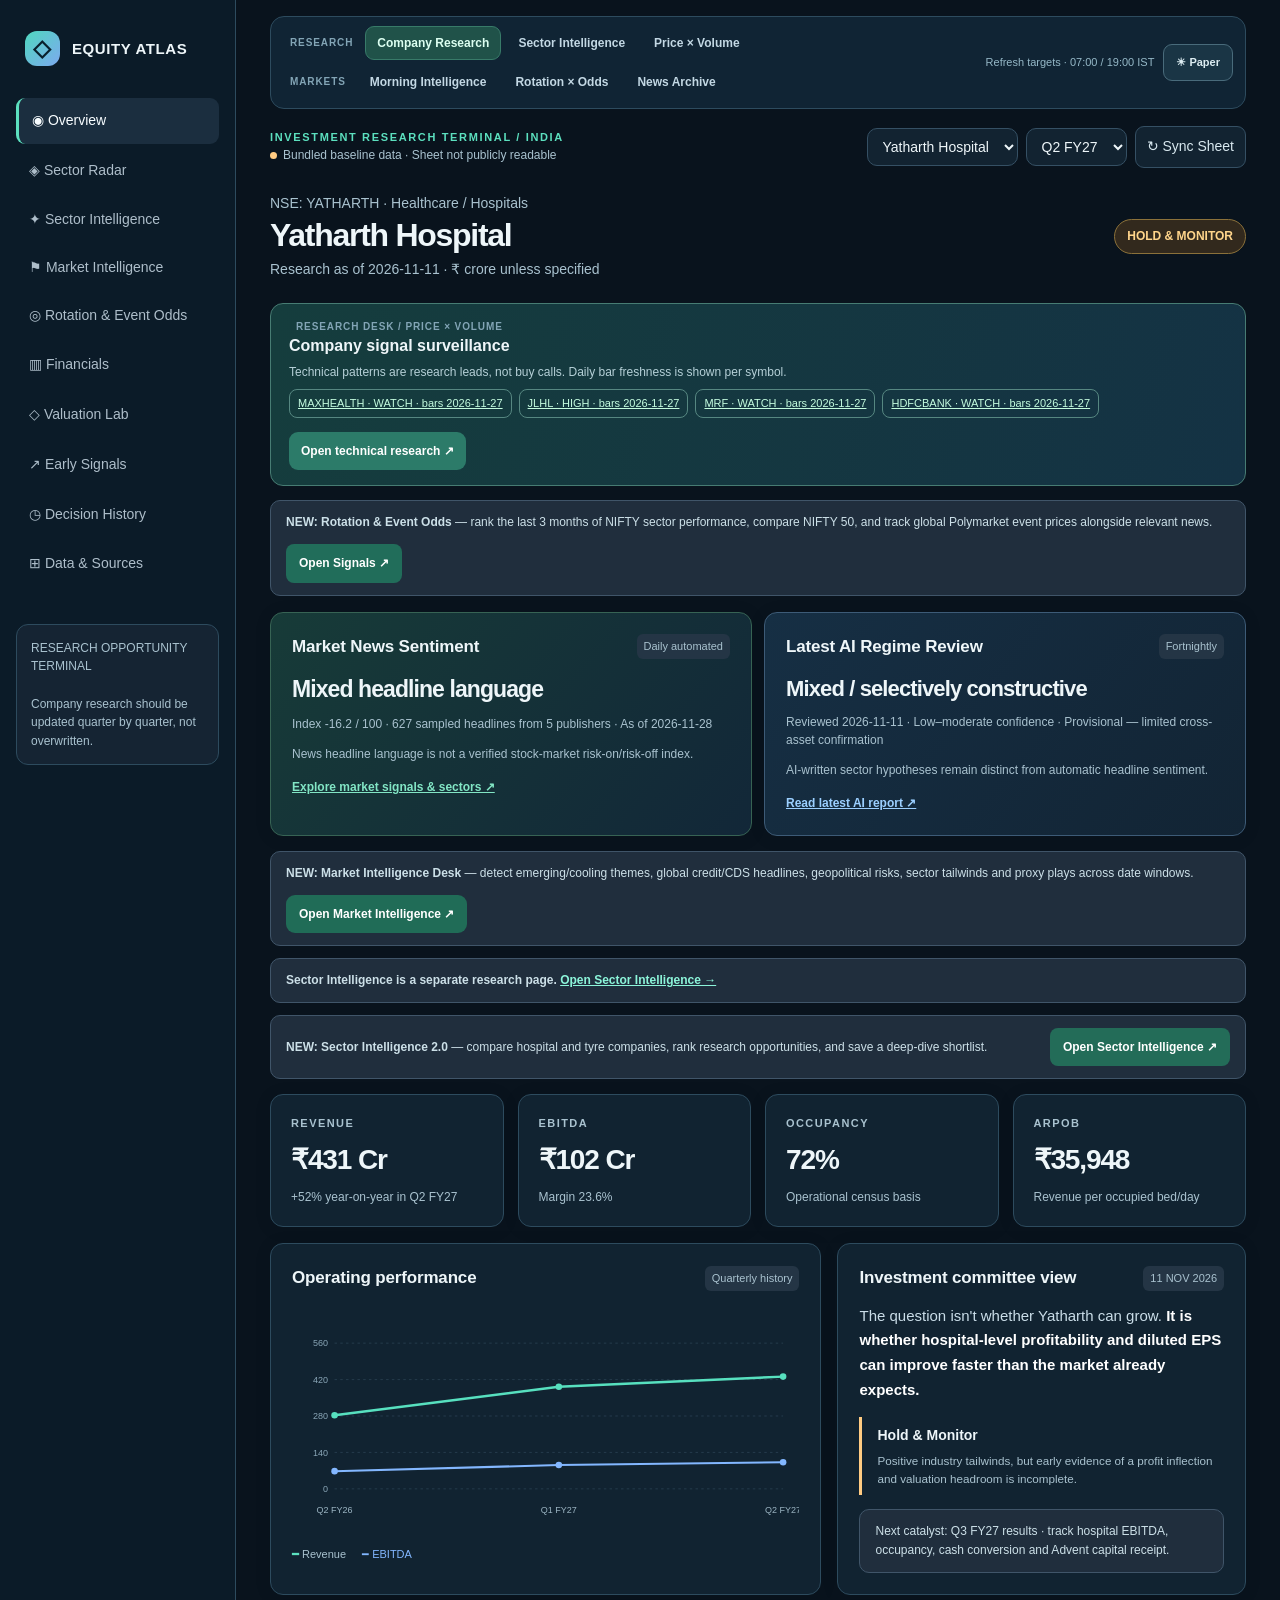
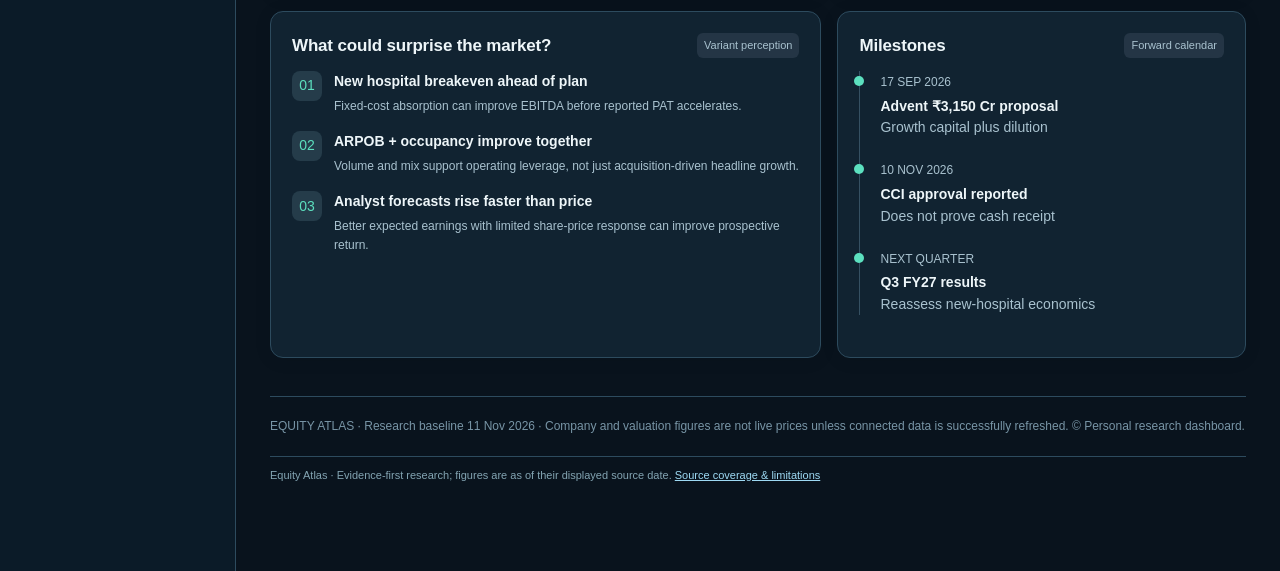
<file: index.html>
<!doctype html><html lang="en"><head><meta charset="utf-8"><meta name="viewport" content="width=device-width,initial-scale=1"><meta name="theme-color" content="#0a121b"><title>Equity Atlas • Yatharth Hospital</title>
<style>
:root{--bg:#09111c;--panel:#111e2b;--panel2:#172638;--edge:#293c4b;--fg:#e8f1f5;--muted:#98aebc;--teal:#5ce0c0;--orange:#ffcb82;--red:#ff8e88;--blue:#83b7ff}*{box-sizing:border-box}body{margin:0;background:var(--bg);color:var(--fg);font:14px/1.5 Inter,ui-sans-serif,-apple-system,BlinkMacSystemFont,"Segoe UI",Arial,sans-serif}button,input,select{font:inherit}button{cursor:pointer}.app{display:grid;grid-template-columns:236px minmax(0,1fr);min-height:100vh}.sidebar{border-right:1px solid var(--edge);padding:28px 16px;background:#0d1724}.brand{display:flex;align-items:center;gap:12px;padding:3px 9px 30px;font-weight:800;letter-spacing:.04em;font-size:15px}.brand-symbol{display:grid;place-items:center;width:35px;height:35px;border-radius:12px;background:linear-gradient(135deg,#4fd8bf,#7da9ef);color:#09202c;font-size:23px}.subtle{font-size:11px;letter-spacing:.13em;text-transform:uppercase;color:var(--muted);font-weight:700}.nav button{width:100%;padding:12px 13px;background:none;color:#aebeca;border:0;border-radius:9px;text-align:left;margin:2px 0}.nav button.active,.nav button:hover{background:#1b2e3f;color:#f8fdff}.nav button.active{border-left:3px solid var(--teal)}
.nav .nav-link{display:block;padding:12px 13px;color:#aebeca;text-decoration:none;border-radius:9px;margin:2px 0;white-space:nowrap}.nav .nav-link:hover,.nav .nav-link:focus-visible{background:#1b2e3f;color:#f8fdff;outline:none}@media(max-width:1020px){.nav .nav-link{padding:9px 10px}}.side-foot{margin-top:35px;background:#152433;border:1px solid var(--edge);border-radius:12px;padding:14px;color:var(--muted);font-size:12px}.main{max-width:1540px;width:100%;margin:auto;padding:28px 34px 70px}.topline{display:flex;gap:12px;align-items:center;justify-content:space-between;flex-wrap:wrap}.eyebrow{color:var(--teal);font-size:11px;letter-spacing:.15em;font-weight:800}.controls{display:flex;gap:8px;align-items:center;flex-wrap:wrap}select,.ghost,input{background:#122331;border:1px solid #355064;color:var(--fg);border-radius:9px;padding:9px 11px}.ghost{color:#d8e8ef}.ghost:hover{background:#203447}.headline{display:flex;align-items:center;justify-content:space-between;gap:18px;margin:25px 0 23px;flex-wrap:wrap}.headline h1{font-size:32px;line-height:1.1;letter-spacing:-.04em;margin:4px 0 6px}.muted{color:var(--muted)}.pill{border:1px solid #8b713a;color:#ffd58b;background:#32291d;padding:7px 12px;border-radius:100px;font-weight:700;font-size:12px;white-space:nowrap}.pill.good{background:#163a31;color:#8bf2c6;border-color:#23785c}.pill.bad{background:#42262b;color:#ffb0ac;border-color:#975058}.cards{display:grid;grid-template-columns:repeat(4,minmax(0,1fr));gap:14px}.card{background:var(--panel);border:1px solid var(--edge);border-radius:15px;padding:20px;min-width:0}.metric-value{font-size:28px;letter-spacing:-.04em;font-weight:800;margin:6px 0}.metric-foot{font-size:12px;color:var(--muted)}.goodtxt{color:var(--teal)}.badtxt{color:var(--red)}.grid{display:grid;grid-template-columns:1.35fr 1fr;gap:16px;margin-top:16px}.section-title{display:flex;align-items:center;justify-content:space-between;gap:12px;margin:0 0 12px}.section-title h2{font-size:17px;margin:0;letter-spacing:-.01em}.tag{color:var(--muted);background:#243545;border-radius:6px;padding:4px 7px;font-size:11px}.panel{background:var(--panel);border:1px solid var(--edge);border-radius:15px;padding:21px;min-width:0}svg{max-width:100%}.chart{height:242px;width:100%;display:block}.legend{font-size:11px;color:var(--muted);display:flex;gap:16px}.legend b{color:var(--teal)}.take{font-size:15px;line-height:1.65;color:#caddE8}.take strong{color:#fff}.decision{border-left:3px solid var(--orange);padding:8px 0 8px 15px;margin:14px 0}.decision small{display:block;color:var(--muted);margin-top:6px}.tabs{display:none}.tabs.active{display:block}table{border-collapse:collapse;width:100%;font-size:13px}th,td{border-bottom:1px solid var(--edge);padding:12px 10px;text-align:left;vertical-align:top}th{color:var(--muted);font-size:11px;text-transform:uppercase;letter-spacing:.065em}tr:last-child td{border-bottom:none}.steps{display:grid;gap:12px}.step{display:flex;gap:12px;align-items:flex-start}.step i{display:grid;place-items:center;border-radius:8px;background:#253c4a;color:var(--teal);width:30px;height:30px;flex-shrink:0;font-style:normal}.step strong{display:block}.step p{margin:4px 0;color:var(--muted);font-size:12px}.timeline{border-left:1px solid #355062;padding-left:20px}.timeitem{position:relative;margin:0 0 21px}.timeitem:before{content:"";position:absolute;left:-26px;top:5px;width:10px;height:10px;border-radius:50%;background:var(--teal)}.timeitem span{color:var(--muted);font-size:12px}.timeitem strong{display:block;margin-top:3px}.range{width:100%;accent-color:var(--teal)}.sliderline{margin:20px 0}.sliderline label{display:flex;justify-content:space-between;font-size:13px}.valuation{font-size:34px;font-weight:800;letter-spacing:-.04em;margin:8px 0}.note{font-size:12px;color:var(--muted);line-height:1.6}.statusdot{width:7px;height:7px;border-radius:50%;display:inline-block;background:var(--orange);margin-right:6px}.statusdot.live{background:var(--teal)}.blank{color:#7490a0}.tile{background:#182c3d;border:1px solid #31495a;border-radius:11px;padding:16px}.choice{display:flex;gap:8px;flex-wrap:wrap}.choice button{background:#182c3d;border:1px solid #385468;color:#c9dbe5;padding:9px 14px;border-radius:9px}.choice button.active{background:#236354;color:white;border-color:#4de1b8}.smallcards{display:grid;grid-template-columns:repeat(3,1fr);gap:10px}.smallcards .metric-value{font-size:22px}.sources a{color:#8cccf7;overflow-wrap:anywhere}.foot{margin-top:38px;border-top:1px solid var(--edge);padding-top:20px;color:#7895a6;font-size:12px}.section-gap{margin-top:17px}.infoBox{background:#202e3d;border:1px solid #405569;padding:12px 15px;border-radius:10px;color:#cce0e8;font-size:12px}.connection{font-size:12px;color:var(--muted)}@media(max-width:1020px){.app{grid-template-columns:1fr}.sidebar{position:sticky;top:0;z-index:4;display:flex;gap:10px;align-items:center;overflow:auto;white-space:nowrap;padding:9px 13px}.brand{padding:0 8px 0 0}.brand span:last-child{display:none}.nav{display:flex}.nav button{width:auto;white-space:nowrap;padding:9px 10px}.side-foot{display:none}.main{padding:20px 16px 60px}.grid{grid-template-columns:1fr}.cards{grid-template-columns:repeat(2,minmax(0,1fr))}}@media(max-width:570px){.headline h1{font-size:26px}.cards{grid-template-columns:repeat(2,minmax(0,1fr));gap:8px}.metric-value{font-size:22px}.card,.panel{padding:15px}.smallcards{grid-template-columns:1fr}.controls{width:100%}.controls select{max-width:150px}.topline{align-items:flex-start}}

/* sector radar */
.radar-hero{display:flex;align-items:start;justify-content:space-between;gap:15px;flex-wrap:wrap;margin-bottom:19px}.radar-hero h2{font-size:27px;letter-spacing:-.03em;margin:4px 0}.radar-hero p{max-width:740px;color:var(--muted);margin:0}
.radar-toolbar{display:flex;align-items:center;justify-content:space-between;gap:12px;flex-wrap:wrap}.radar-toolbar input{width:240px}
.radar-stats{display:grid;grid-template-columns:repeat(3,minmax(0,1fr));gap:10px;margin:17px 0}.radar-mini{background:var(--panel2);border:1px solid var(--edge);border-radius:11px;padding:14px}.radar-mini b{display:block;font-size:18px}.radar-mini span{display:block;color:var(--muted);font-size:11px}
.radar-workspace{display:grid;grid-template-columns:minmax(300px,.91fr) minmax(0,1.15fr);gap:17px}.radar-list{max-height:730px;overflow:auto;display:flex;flex-direction:column;gap:8px;padding-right:4px}
.r-card{display:flex;align-items:center;gap:11px;text-align:left;background:#152536;border:1px solid var(--edge);color:var(--fg);width:100%;padding:13px;border-radius:11px}.r-card.active,.r-card:hover{border-color:var(--teal);background:#203847}.r-rank{background:#263b4b;color:#a4e9d6;display:grid;place-items:center;width:36px;height:36px;flex:0 0 36px;border-radius:9px;font-weight:800}.r-card.active .r-rank{background:#206858;color:#fff}.r-name{display:block;font-weight:750}.r-sub{display:block;color:var(--muted);font-size:11px;margin-top:3px}.r-pe{margin-left:auto;text-align:right;white-space:nowrap;font-size:13px}.r-pe small{display:block;font-size:10px;color:var(--muted)}
.r-detail{border:1px solid #355268;background:linear-gradient(145deg,#142b3a,#111e2b 65%);border-radius:14px;padding:24px;min-height:390px}.r-ticker{color:var(--teal);font-weight:800;letter-spacing:.1em;font-size:11px}.r-detail h2{font-size:26px;margin:6px 0}.r-labels{display:flex;gap:8px;flex-wrap:wrap;margin:15px 0}.r-labels span{font-size:11px;border-radius:50px;color:#c9dce4;border:1px solid #496271;padding:5px 9px}.r-facts,.r-procon{display:grid;grid-template-columns:repeat(2,minmax(0,1fr));gap:10px;margin:14px 0}.r-facts>div,.r-procon>div{border-radius:10px;border:1px solid #355064;background:#192e3e;padding:13px}.r-facts strong{display:block;font-size:20px}.r-facts small,.r-procon small{color:var(--muted);font-size:11px}.r-procon p{font-size:13px;line-height:1.5}.r-procon>div:last-child{background:#2a2630;border-color:#55404a}.r-evidence{border-left:2px solid var(--blue);padding-left:10px;color:var(--muted);font-size:12px;margin:14px 0}.r-actions{display:flex;flex-wrap:wrap;gap:8px;margin-top:15px}.r-actions button,.r-actions a{background:#263f4e;color:#e7f5f8;border:1px solid #46687b;border-radius:9px;padding:10px 13px;font-size:12px;text-decoration:none}.r-actions button.primary{background:#246c59;border-color:#5accac}.radar-tags{display:flex;gap:7px;flex-wrap:wrap;margin:11px 0}.radar-tags span{padding:5px 9px;border:1px solid #2b755e;color:#beeadc;background:#183a32;border-radius:7px;font-size:12px}
.r-check{border-top:1px solid var(--edge);margin-top:15px;padding-top:15px;color:#a5c0cc;font-size:12px}.r-check li{margin:7px 0}.r-check ul{padding-left:18px}
@media(max-width:1040px){.radar-workspace{grid-template-columns:1fr}.radar-list{max-height:280px}}@media(max-width:570px){.radar-stats{grid-template-columns:1fr 1fr}.radar-stats .radar-mini:last-child{grid-column:1/-1}.radar-toolbar input{width:100%}.r-detail{padding:17px}.r-procon{grid-template-columns:1fr}}

</style><link rel="stylesheet" href="./assets/equity-ui.css"></head><body><div class="app"><aside class="sidebar"><div class="brand"><span class="brand-symbol">◇</span><span>EQUITY ATLAS</span></div><nav class="nav" id="nav"><button data-view="overview" class="active">◉ Overview</button><button data-view="sector">◈ Sector Radar</button><a class="nav-link" href="./sector-intelligence.html?nav=20261111-v3" title="Open Sector Intelligence" aria-label="Open Sector Intelligence">✦ Sector Intelligence</a><a class="nav-link" href="./market-desk.html" title="Open Market Regime & News Radar">⚑ Market Intelligence</a><a class="nav-link" href="./signals.html" title="3-month NIFTY sector rotation and Polymarket event odds">◎ Rotation & Event Odds</a><button data-view="financials">▥ Financials</button><button data-view="valuation">◇ Valuation Lab</button><button data-view="signals">↗ Early Signals</button><button data-view="history">◷ Decision History</button><button data-view="sources">⊞ Data & Sources</button></nav><div class="side-foot">RESEARCH OPPORTUNITY TERMINAL<br><br>Company research should be updated quarter by quarter, not overwritten.</div></aside><main class="main"><div class="topline"><div><div class="eyebrow">INVESTMENT RESEARCH TERMINAL / INDIA</div><div class="connection" id="syncStatus"><span class="statusdot"></span>Bundled baseline data</div></div><div class="controls"><select aria-label="Company" id="company"><option value="YATHARTH">Yatharth Hospital</option></select><select aria-label="Quarter" id="quarter"><option>Q2 FY27</option></select><button class="ghost" id="sync">↻ Sync Sheet</button></div></div><div class="headline"><div><div class="muted">NSE: YATHARTH · Healthcare / Hospitals</div><h1>Yatharth Hospital</h1><div class="muted">Research as of <span id="asof">11 November 2026</span> · ₹ crore unless specified</div></div><span class="pill" id="rating">HOLD & MONITOR</span></div>
<section class="tabs active" id="overview"><div class="infoBox" style="margin-bottom:12px;display:flex;align-items:center;justify-content:space-between;gap:12px;flex-wrap:wrap"><span><strong>NEW: Rotation & Event Odds</strong> — rank the last 3 months of NIFTY sector performance, compare NIFTY 50, and track global Polymarket event prices alongside relevant news.</span><a href="./signals.html" style="background:#216d5a;color:white;border-radius:8px;padding:10px 13px;text-decoration:none;font-weight:700">Open Signals ↗</a></div>
<div class="grid" style="grid-template-columns:repeat(auto-fit,minmax(280px,1fr));gap:12px;margin-bottom:15px">
<div class="panel" style="border-color:#376354;background:linear-gradient(130deg,#173b38,#122738)">
<div class="section-title"><h2>Market News Sentiment</h2><span class="tag">Daily automated</span></div>
<div id="homeClimateLabel" style="font-size:23px;font-weight:820;letter-spacing:-.04em">Loading news climate…</div>
<div id="homeClimateStats" class="muted" style="font-size:12px;margin-top:7px">Reading the public, source-balanced headline archive.</div>
<p class="note">News headline language is not a verified stock-market risk-on/risk-off index.</p>
<a href="./market-desk.html" style="color:#82e6c5;font-size:12px;font-weight:750">Explore market signals & sectors ↗</a>
</div>
<div class="panel" style="border-color:#3d5b77;background:linear-gradient(130deg,#162f44,#122434)">
<div class="section-title"><h2>Latest AI Regime Review</h2><span class="tag">Fortnightly</span></div>
<div id="homeAIRegime" style="font-size:22px;font-weight:820;letter-spacing:-.04em">Loading AI-reviewed assessment…</div>
<div id="homeAIAsOf" class="muted" style="font-size:12px;margin-top:7px">Reviews are separately dated and validated.</div>
<p class="note">AI-written sector hypotheses remain distinct from automatic headline sentiment.</p>
<a href="./news-radar.html#ai" style="color:#9bcfff;font-size:12px;font-weight:750">Read latest AI report ↗</a>
</div>
</div><div class="infoBox" style="margin-bottom:12px;display:flex;gap:12px;align-items:center;justify-content:space-between;flex-wrap:wrap"><span><b>NEW: Market Intelligence Desk</b> — detect emerging/cooling themes, global credit/CDS headlines, geopolitical risks, sector tailwinds and proxy plays across date windows.</span><a href="./market-desk.html" style="display:inline-block;background:#206c57;color:#fff;border-radius:9px;padding:10px 13px;font-weight:700;text-decoration:none">Open Market Intelligence ↗</a></div><div id="returnIntelCard" class="infoBox" style="margin-bottom:12px"><strong>Sector Intelligence is a separate research page.</strong> <a href="./sector-intelligence.html?nav=20261111-v3" style="color:#8cf5da;font-weight:750">Open Sector Intelligence →</a></div><div class="infoBox" style="margin-bottom:15px;display:flex;justify-content:space-between;gap:10px;align-items:center;flex-wrap:wrap"><span><strong>NEW: Sector Intelligence 2.0</strong> — compare hospital and tyre companies, rank research opportunities, and save a deep-dive shortlist.</span><a href="./sector-intelligence.html?nav=20261111-v3" style="background:#236c58;color:white;border-radius:8px;padding:10px 13px;text-decoration:none;font-weight:700">Open Sector Intelligence ↗</a></div><div class="cards" id="kpis"></div><div class="grid"><div class="panel"><div class="section-title"><h2>Operating performance</h2><span class="tag">Quarterly history</span></div><svg class="chart" id="chart" role="img" aria-label="Quarterly revenue and EBITDA chart" viewBox="0 0 620 240"></svg><div class="legend"><span><b>━</b> Revenue</span><span style="color:#83b7ff">━ EBITDA</span></div></div><div class="panel"><div class="section-title"><h2>Investment committee view</h2><span class="tag">11 NOV 2026</span></div><div class="take">The question isn't whether Yatharth can grow. <strong>It is whether hospital-level profitability and diluted EPS can improve faster than the market already expects.</strong></div><div class="decision"><strong>Hold & Monitor</strong><small>Positive industry tailwinds, but early evidence of a profit inflection and valuation headroom is incomplete.</small></div><div class="infoBox">Next catalyst: Q3 FY27 results · track hospital EBITDA, occupancy, cash conversion and Advent capital receipt.</div></div></div><div class="grid"><div class="panel"><div class="section-title"><h2>What could surprise the market?</h2><span class="tag">Variant perception</span></div><div class="steps"><div class="step"><i>01</i><div><strong>New hospital breakeven ahead of plan</strong><p>Fixed-cost absorption can improve EBITDA before reported PAT accelerates.</p></div></div><div class="step"><i>02</i><div><strong>ARPOB + occupancy improve together</strong><p>Volume and mix support operating leverage, not just acquisition-driven headline growth.</p></div></div><div class="step"><i>03</i><div><strong>Analyst forecasts rise faster than price</strong><p>Better expected earnings with limited share-price response can improve prospective return.</p></div></div></div></div><div class="panel"><div class="section-title"><h2>Milestones</h2><span class="tag">Forward calendar</span></div><div class="timeline"><div class="timeitem"><span>17 SEP 2026</span><strong>Advent ₹3,150 Cr proposal</strong><div class="muted">Growth capital plus dilution</div></div><div class="timeitem"><span>10 NOV 2026</span><strong>CCI approval reported</strong><div class="muted">Does not prove cash receipt</div></div><div class="timeitem"><span>NEXT QUARTER</span><strong>Q3 FY27 results</strong><div class="muted">Reassess new-hospital economics</div></div></div></div></div></section>

<section class="tabs" id="sector"><div class="infoBox" style="margin-bottom:15px;display:flex;align-items:center;justify-content:space-between;gap:12px;flex-wrap:wrap"><span><b>New: Sector Intelligence 2.0</b> — industry profit engines, investment playbooks, early signals, scoring methods and historical sector reviews.</span><a style="background:#226b58;color:white;border-radius:8px;padding:10px 13px;text-decoration:none;font-weight:700" href="./sector-intelligence.html?nav=20261111-v3">Explore deep sector research ↗</a></div>
 <div class="radar-hero"><div><div class="eyebrow">ALTERNATIVES BEFORE ALLOCATION</div><h2>Sector Radar <span style="color:var(--teal)">↗</span></h2><p>Before buying one company, explore who has the strongest competitive economics, where you might be overpaying and who deserves a deeper look.</p></div><span class="tag">Research priority ≠ Buy priority</span></div>
 <div class="panel">
  <div class="radar-toolbar"><div class="choice" id="sectorSwitch"><button class="active" data-sector="Hospitals">🏥 Hospitals</button><button data-sector="Tyres">◎ Tyres & tubes</button></div><input type="search" id="sectorSearch" placeholder="Search company or ticker…" aria-label="Search sector companies"></div>
  <div class="radar-stats" id="radarStats"></div>
  <div class="infoBox" style="margin-bottom:16px">Rankings are a <strong>qualitative research order</strong> based on positioning, scale/specialisation, earnings durability and valuation caveats, not a quantitative buy signal. P/E snapshots date to 8–11 November 2026.</div>
  <div class="radar-workspace"><div><div class="section-title"><h2>Ranked competitors</h2><span class="tag" id="radarCount"></span></div><div class="radar-list" id="radarList"></div></div><div class="r-detail" id="radarDetail"></div></div>
 </div>
 <div class="panel section-gap"><div class="section-title"><h2>Deep-dive shortlist</h2><span class="tag">Saved to this browser only</span></div><div class="radar-tags" id="radarQueue"></div><div class="r-actions"><button id="radarExport">↓ Export shortlist</button><button id="radarCopy">⧉ Copy research request</button></div><p class="note">This shortlist is local to your browser, not automatically written into Google Sheets. A full deep dive requires updated source research and a forecast/valuation model.</p></div>
 <div class="panel section-gap"><h2>Scale is an edge, not the whole thesis</h2><p class="take">For tyres, BKT's specialisation in global off-highway applications is a different advantage from MRF's or Apollo Tyres' diversified scale. For hospitals, mature-bed cash returns, case mix and clinician economics matter more than the headline bed count. Don't preset a 30% single-stock allocation before considering overall portfolio concentration.</p></div>
</section>
<section class="tabs" id="financials"><div class="panel"><div class="section-title"><h2>Reported operating history</h2><span class="tag">Editable in Google Sheets</span></div><div style="overflow-x:auto"><table><thead><tr><th>Quarter</th><th>Revenue</th><th>EBITDA</th><th>PAT</th><th>Margin</th><th>Occupancy</th><th>ARPOB</th></tr></thead><tbody id="quarterRows"></tbody></table></div><p class="note">Q1 FY27 data is derived from H1 less Q2 and should be verified against its filing before use as a primary source. Aggregator/comparator discrepancies are disclosed in Sources.</p></div><div class="grid"><div class="panel"><h2>Critical operating bridge</h2><p class="take">Reported EBITDA margin 23.6% vs reported revenue growth 52% YoY. New units contribute faster sales growth while depreciation and finance costs pressure net profit.</p><div class="infoBox">Watch Faridabad, Model Town and Agra unit profitability; an improving hospital-level EBITDA slope is more timely than group PAT alone.</div></div><div class="panel"><h2>Cash flow checks</h2><div class="metric-value">57.5%</div><div class="muted">H1 FY27 OCF / EBITDA · 111.3 / 193.7</div><p class="note">Derived from uploaded dashboard numbers; verify cash flow classification and working capital from company statements.</p></div></div></section>
<section class="tabs" id="valuation"><div class="grid"><div class="panel"><div class="section-title"><h2>Scenario valuation engine</h2><span class="tag">EV/EBITDA</span></div><div class="choice" id="scenarioButtons"><button data-scenario="Bear">Bear</button><button data-scenario="Base" class="active">Base</button><button data-scenario="Bull">Bull</button></div><div class="sliderline"><label>FY28 EBITDA <strong id="vEBITDA"></strong></label><input class="range" id="ebitdaSlider" type="range" min="300" max="900" step="5"></div><div class="sliderline"><label>Exit EV/EBITDA <strong id="vMultiple"></strong></label><input class="range" id="multipleSlider" type="range" min="12" max="40" step="1"></div><div class="sliderline"><label>Fully diluted shares (crore) <strong id="vShares"></strong></label><input class="range" id="sharesSlider" type="range" min="9.5" max="14.5" step="0.1"></div><div class="sliderline"><label>Unspent equity proceeds (₹ Cr) <strong id="vCash"></strong></label><input class="range" id="cashSlider" type="range" min="0" max="3150" step="50"></div><div class="smallcards"><div class="tile"><div class="subtle">Implied value</div><div class="metric-value" id="impliedValue">—</div></div><div class="tile"><div class="subtle">Vs reference</div><div class="metric-value" id="upside">—</div></div><div class="tile"><div class="subtle">Reference price</div><div class="metric-value">₹1,043</div></div></div></div><div class="panel"><h2>Model integrity</h2><p class="take">Valuation includes <strong>both Advent share issuance and capital proceeds</strong>, avoiding dilution-only modelling.</p><p class="note">Formula: (forecast EBITDA × exit EV/EBITDA − net debt + unspent equity proceeds) ÷ diluted shares. Assumed net debt ₹39.2 Cr. Deal completion, ESOPs, timing, lease treatment, and proceeds spent on acquisitions may materially change the result.</p><div class="infoBox">Do not count deal-funded acquired earnings in EBITDA and simultaneously leave all deal proceeds as cash. This is a sensitivity model, not an investable price target.</div><p class="note">Scenario seeds from prior research: Bear 433 Cr / 18×; Base 510 Cr / 22×; Bull 561 Cr / 26×. These are conditional estimates, not consensus.</p></div></div></section>
<section class="tabs" id="signals"><div class="panel"><div class="section-title"><h2>Recommendation upgrade system</h2><span class="tag">Forward-looking</span></div><div class="steps"><div class="step"><i>—</i><div><strong>IGNORE</strong><p>Governance, earnings quality or capital deployment breaks the thesis; or even the credible bull case offers too little upside.</p></div></div><div class="step"><i>◷</i><div><strong>HOLD & MONITOR · CURRENT</strong><p>Opportunity is plausible, but return/risk or evidence is not yet adequate.</p></div></div><div class="step"><i>↗</i><div><strong>EARLY BUY</strong><p>Leading hospital profitability signals improve; forward estimates outrun price; diluted valuation offers adequate upside, without serious governance red flags.</p></div></div><div class="step"><i>✓</i><div><strong>CONVICTION BUY / ADD</strong><p>Multiple operating periods validate the earnings surprise while prospective returns remain attractive. Not simply a reward for past price gains.</p></div></div></div></div><div class="panel section-gap"><h2>Next-quarter checklist</h2><div style="overflow-x:auto"><table><thead><tr><th>Monitor</th><th>Q2 FY27 baseline</th><th>What would improve the case?</th></tr></thead><tbody><tr><td>New hospital EBITDA</td><td>Losses not consistently reported</td><td>Losses shrink / earlier breakeven</td></tr><tr><td>Occupancy</td><td>72%</td><td>Increasing on consistent bed definition</td></tr><tr><td>ARPOB</td><td>₹35,948</td><td>Growing high-value case mix</td></tr><tr><td>Consolidated margin</td><td>23.6%</td><td>Profitability recovers sustainably</td></tr><tr><td>H1 OCF/EBITDA</td><td>57.5%</td><td>Stronger cash and receivables</td></tr><tr><td>Advent</td><td>Approval reported</td><td>Confirmed closing / receipts / deployment</td></tr></tbody></table></div></div></section>
<section class="tabs" id="history"><div class="panel"><div class="section-title"><h2>Investment decision history</h2><span class="tag">Permanent snapshots</span></div><div style="overflow-x:auto"><table><thead><tr><th>Review date</th><th>Quarter</th><th>Rating</th><th>Price</th><th>Rationale</th></tr></thead><tbody id="decisionRows"></tbody></table></div><p class="note">Each future quarterly review adds a row rather than modifying the prior quarter. Use the Google Sheet to edit data.</p></div></section>
<section class="tabs" id="sources"><div class="panel"><h2>Data connection</h2><p>Google Sheet is the master record. This website has a bundled historical fallback for reliable viewing when the Sheet cannot be fetched.</p><div class="infoBox">For anonymous GitHub Pages access to live Sheet data, the relevant tabs must be publicly readable/published. Anyone viewing the site can then access the published financial research. Never store private holdings, credentials or personal details in the published Sheet.</div><p class="muted">Connected Sheet: <a style="color:#8cccf7" target="_blank" rel="noopener" href="https://docs.google.com/spreadsheets/d/1oDLBXjciL8zRmoe4ueYxsZCs33nzO_LXUKRoK6el9Ug/edit">Equity Research Database ↗</a></p><button class="ghost" id="retry">Try data sync now</button><p id="statusDetail" class="note"></p></div><div class="panel section-gap sources"><h2>Source catalogue</h2><div id="sourceRows"></div><p class="note">Third-party figures, historical observations and derived inputs are labelled. This website is a research notebook, not financial advice or a live NSE quote terminal.</p></div></section>
<div class="foot">EQUITY ATLAS · Research baseline 11 Nov 2026 · Company and valuation figures are not live prices unless connected data is successfully refreshed. © Personal research dashboard.</div></main></div>
<script>
const SHEET_ID='1oDLBXjciL8zRmoe4ueYxsZCs33nzO_LXUKRoK6el9Ug';
const db={Quarterly:[['Ticker','Fiscal Quarter','As Of','Revenue Cr','EBITDA Cr','PAT Cr','Margin %','Occupancy %','ARPOB INR','OCF Cr','Census Beds','Share Price INR','Expected Revenue Cr','Expected EBITDA Cr','Source','Confidence'],['YATHARTH','Q2 FY27','2026-11-11',431.4,102,48.5,23.6,72,35948,'',1820,1042.7,'','','Company presentation / dashboard','Moderate'],['YATHARTH','Q1 FY27','2026-08-11',392.7,91.7,45.4,23.35,68,34758,'','','','','','H1 minus Q2 derived','Derived'],['YATHARTH','Q2 FY26','2025-11-11',283,68.1,41.3,24.06,66,32426,'',1535,'','','','Company comparison','Moderate']],Decisions:[['Ticker','Review Date','Quarter','Decision','Price INR','Fair Value INR','Expected Upside %','Rationale'],['YATHARTH','2026-11-11','Q2 FY27','Hold & Monitor',1042.7,'','','Strong revenue but profit conversion and valuation uncertainty']],Forecasts:[['Ticker','Year','Scenario','Revenue Cr','EBITDA Cr','PAT Cr','Exit EV EBITDA','Shares Cr','Net Debt Cr','Unspent Proceeds Cr'],['YATHARTH','FY28','Bear','',433,'',18,12.832,39.2,3150],['YATHARTH','FY28','Base',2090,510,'',22,12.832,39.2,3150],['YATHARTH','FY28','Bull','',561,'',26,12.832,39.2,3150]],Sources:[['Ticker','Type','Title','URL'],['YATHARTH','Primary','Company investors','https://www.yatharthhospitals.com/investors'],['YATHARTH','Aggregator','Screener consolidated','https://www.screener.in/company/YATHARTH/consolidated/'],['YATHARTH','Primary','Advent investment','https://www.adventinternational.com/news/advent-international-to-invest-rs-3150-crore-in-yatharth-hospitals-for-24-9-stake/']]};
db['Sector Universe']=[["Sector","Rank","Ticker","Company","Business Model","Quality Assessment","Valuation Lens","P/E Snapshot","P/E As Of","Competitive Edge","Principal Risk","Investment Role","Key Evidence","Evidence URL","Deep Dive Status","Reviewed"],["Hospitals","1","NH","Narayana Hrudayalaya","Scale + cost-efficient complex care","High","Balanced / verify UK","45.0","2026-11-11","Cost/volume operating model","UK acquisition and insurance volatility","Core hospital exposure","India hospital EBITDA margin 26.8% Q2 FY27","https://financialfilings.com/filings/narayana-hrudayalaya-limited/earnings-release/2026/75102317/","Screen first","2026-11-11"],["Hospitals","2","MAXHEALTH","Max Healthcare","Premium metro anchor","High","Premium / demanding","64.5","2026-11-11","Dense urban specialty capacity / cash generation","Valuation and capex ramp","Premium metro hospitals","Q2 FY27 occupancy 77%, operational beds 5,518","https://www.bazaarwatch.com/announcement/260712/max-healthcare-institute-limited-press-release","Screen first","2026-11-11"],["Hospitals","3","RAINBOW","Rainbow Children's Medicare","Paediatric/maternity specialist","High","Reasonable relative to peers","44.3","2026-11-11","Focused paediatric / perinatal brand and economics","New-centre start-up losses","Specialist healthcare moat","Q2 FY27 group margin 26%, mature centres 28%","https://financialfilings.com/filings/rainbow-childrens-medicare-limited/earnings-release/2026/75234458/","Screen first","2026-11-11"],["Hospitals","4","APOLLOHOSP","Apollo Hospitals","Large diversified care platform","High","Premium / sector-like","54.8","2026-11-11","Scale and brand, multiple healthcare businesses","Pharmacy/retail mix makes pure-hospital comparison difficult","Diversified healthcare leader","Largest listed hospital complex; +20.8% reported quarterly sales growth","https://stockkyc.com/explore/sectors/hospital","Screen next","2026-11-11"],["Hospitals","5","MEDANTA","Global Health (Medanta)","Tertiary/quaternary specialist","High","Premium","62.2","2026-11-11","High-acuity case mix and referral moat","New capacity and premium multiple","Complex-care expansion","Peer group listed hospital comparison as at 11 Nov 2026","https://stockkyc.com/explore/sectors/hospital","Screen next","2026-11-11"],["Hospitals","6","FORTIS","Fortis Healthcare","Established multi-city network","Medium-high","Mid-premium","56.3","2026-11-11","Network breadth and established brand","Earnings growth and integration execution","Hospital network scale","Q2 FY27 quarterly sales +17.3%, PAT -2.5% in sector table","https://stockkyc.com/explore/sectors/hospital","Screen next","2026-11-11"],["Hospitals","7","YATHARTH","Yatharth Hospital","Fast-growing challenger","Emerging","Execution-priced","54.4","2026-11-11","NCR growth, acquired hospital margin optionality","Advent dilution, new-hospital ramp and governance","Higher-risk growth candidate","Revenue +52% and Q2 reported EBITDA margin 23.6%","https://www.yatharthhospitals.com/investors","Full coverage","2026-11-11"],["Hospitals","8","JLHL","Jupiter Life Line Hospitals","Regional metro hospital cluster","Medium-high","Neutral / compare","51.8","2026-11-11","High complexity and selected high ARPOB centres","Geographic concentration and ramp","Regional capacity growth","Q2 FY27 sales growth ~16%, PAT negative in sector table","https://stockkyc.com/explore/sectors/hospital","Screen next","2026-11-11"],["Hospitals","9","KIMS","Krishna Institute of Medical Sciences","Acquisition-led hospital network","Medium-high","Accounting-distorted / extreme","139.6","2026-11-11","Regional operating scale with acquisitions","Reported earnings denominator and valuation hard to compare","Monitor for normalization","Q2 FY27 +39.9% sales growth but +3.6% profit growth","https://stockkyc.com/explore/sectors/hospital","Defer pending clarity","2026-11-11"],["Tyres","1","BALKRISIND","Balkrishna Industries (BKT)","Off-highway global specialist","High","Niche premium","32.4","2026-11-08","Global agri/mining/industrial reach; radial OHT specialization","Export cycles, raw materials, premium valuation and new consumer push","Specialty-moat anchor","FY26 annual report: largest Indian agri-radial exporter; ASR mining tyres","https://financialfilings.com/filings/balkrishna-industries-ltd/annual-report/2026/57339024/","Screen first","2026-11-11"],["Tyres","2","MRF","MRF","Domestic diversified scale leader","High","Mid / cyclical","22.3","2026-11-08","Distribution / brand / diversified category scale","Natural rubber input and lower growth","Large incumbent benchmark","TTM revenue ₹31,889cr in Nov 8 peer comparison","https://www.valueresearchonline.com/stocks/43127/mrf-ltd/peer-comparison/","Screen first","2026-11-11"],["Tyres","3","APOLLOTYRE","Apollo Tyres","India + international scale","Medium-high","Relative value / verify","15.2","2026-11-08","Scale and dual-market footprint (India / Europe)","European performance, pricing cycles, commodity costs","Global OEM/replacement exposure","TTM revenue ₹30,445cr; P/E 15.18 in Nov 8 peer set","https://www.valueresearchonline.com/stocks/43127/mrf-ltd/peer-comparison/","Screen first","2026-11-11"],["Tyres","4","CEATLTD","CEAT","Domestic share gainer","Medium-high","Growth priced","27.5","2026-11-08","Two-wheeler and consumer tyre distribution / mix","Raw materials and expansion return risk","Domestic growth alternative","FY26 revenue growth and category exposure in peers","https://www.valueresearchonline.com/stocks/43127/mrf-ltd/peer-comparison/","Screen next","2026-11-11"],["Tyres","5","JKTYRE","JK Tyre & Industries","Commercial truck + car cyclical","Medium","Value / cyclical","21.0","2026-11-08","Truck/bus radial strength, Mexico operations","Leverage, cyclical truck demand and margins","Cyclical recovery candidate","TTM revenue ₹17,233cr in Nov 8 peer comparison","https://www.valueresearchonline.com/stocks/43127/mrf-ltd/peer-comparison/","Screen next","2026-11-11"],["Tyres","6","TVSSRICHAK","TVS Srichakra","2W/3W and specialty niche","Developing","Await quality validation","35.6","2026-11-11","Eurogrip brand and niche segments","Smaller scale, execution, ROE","Satellite / turnaround only","ROE ~6% in Oct 2026 Equitymaster comparison","https://www.equitymaster.com/stock-screener/best-tyre-stocks-in-india","Defer pending clarity","2026-11-11"]];
const $=s=>document.querySelector(s);const $$=s=>[...document.querySelectorAll(s)];const num=x=>Number(String(x??'').replace(/[₹,%]/g,''))||0;const fmt=(x,d=1)=>Number(x).toLocaleString('en-IN',{maximumFractionDigits:d,minimumFractionDigits:d});const cur=x=>'₹'+fmt(x,0);
function csvParse(csv){let rows=[],row=[],field='',quote=false;for(let i=0;i<csv.length;i++){let c=csv[i];if(c==='"'){if(quote&&csv[i+1]==='"'){field+='"';i++}else quote=!quote}else if(c===','&&!quote){row.push(field);field=''}else if((c==='\n'||c==='\r')&&!quote){if(c==='\r'&&csv[i+1]==='\n')i++;row.push(field);if(row.some(x=>x!==''))rows.push(row);row=[];field=''}else field+=c}row.push(field);if(row.some(x=>x!==''))rows.push(row);return rows}
async function sync(){const sheets=['Quarterly','Decisions','Forecasts','Sources','Sector Universe'];let count=0;for(const name of sheets){try{const url=`https://docs.google.com/spreadsheets/d/${SHEET_ID}/gviz/tq?tqx=out:csv&sheet=${encodeURIComponent(name)}&nocache=${Date.now()}`;const resp=await fetch(url,{cache:'no-store'});if(!resp.ok)throw Error('HTTP '+resp.status);const body=await resp.text();if(body.trim().startsWith('<'))throw Error('Google Sheet is not published for anonymous access');const rows=csvParse(body);if(rows.length>1&&(rows[0][0]==='Ticker'||(name==='Sector Universe'&&rows[0][0]==='Sector'))){db[name]=rows;count++}}catch(e){console.warn(name,e.message)}}if(count){$('#syncStatus').innerHTML='<span class="statusdot live"></span>Google Sheets synced · '+count+' tabs';$('#statusDetail').textContent=count+' tabs loaded successfully. Other tabs are using bundled fallback data.'}else{$('#syncStatus').innerHTML='<span class="statusdot"></span>Bundled baseline data · Sheet not publicly readable';$('#statusDetail').textContent='Live sync requires published readable Sheet tabs. Bundled data is displayed safely until enabled.'}render();window.renderSector?.()}
function records(name){let [head,...rows]=db[name]||[[]];return rows.filter(r=>r[0]==='YATHARTH').map(r=>Object.fromEntries(head.map((h,i)=>[h,r[i]??''])))}
function rowLatest(){const sel=$('#quarter').value;return records('Quarterly').find(r=>r['Fiscal Quarter']===sel)||records('Quarterly')[0]||{}}
function chart(rows){let r=rows.filter(x=>num(x['Revenue Cr'])>0).slice().reverse();const w=620,h=240,L=52,R=20,T=20,B=42;const max=Math.max(500,...r.map(x=>num(x['Revenue Cr'])))*1.12;let pts=key=>r.map((x,i)=>[L+(w-L-R)*(r.length===1?.5:i/(r.length-1)),h-B-num(x[key])/max*(h-B-T)]);let path=key=>pts(key).map((p,i)=>(i?'L':'M')+p.map(x=>x.toFixed(1)).join(' ')).join(' ');let parts=[];for(let i=0;i<5;i++){let y=T+i*(h-B-T)/4;parts.push(`<line x1="${L}" x2="${w-R}" y1="${y}" y2="${y}" stroke="#294052" stroke-dasharray="3 4"/><text x="${L-8}" y="${y+4}" fill="#8aa6b7" text-anchor="end" font-size="11">${Math.round(max*(1-i/4))}</text>`)}parts.push(`<path d="${path('Revenue Cr')}" fill="none" stroke="#57e0bf" stroke-width="3"/><path d="${path('EBITDA Cr')}" fill="none" stroke="#83b7ff" stroke-width="2.5"/>`);for(const key of ['Revenue Cr','EBITDA Cr'])pts(key).forEach(p=>parts.push(`<circle cx="${p[0]}" cy="${p[1]}" r="4" fill="${key==='Revenue Cr'?'#57e0bf':'#83b7ff'}"/>`));r.forEach((x,i)=>parts.push(`<text x="${L+(w-L-R)*(r.length===1?.5:i/(r.length-1))}" y="${h-12}" fill="#9cb5c3" font-size="11" text-anchor="middle">${x['Fiscal Quarter']}</text>`));$('#chart').innerHTML=parts.join('')}
function render(){let quarters=records('Quarterly').filter(x=>x['Fiscal Quarter']);let prev=$('#quarter').value;$('#quarter').innerHTML=quarters.map(r=>`<option>${r['Fiscal Quarter']}</option>`).join('');if(quarters.some(x=>x['Fiscal Quarter']===prev))$('#quarter').value=prev;let q=rowLatest();$('#asof').textContent=q['As Of']||'11 November 2026';let k=[['Revenue',cur(num(q['Revenue Cr']))+' Cr','+52% year-on-year in Q2 FY27'],['EBITDA',cur(num(q['EBITDA Cr']))+' Cr','Margin '+fmt(num(q['Margin %']))+'%'],['Occupancy',fmt(num(q['Occupancy %']),0)+'%','Operational census basis'],['ARPOB',cur(num(q['ARPOB INR'])),'Revenue per occupied bed/day']];$('#kpis').innerHTML=k.map(([a,b,c])=>`<article class="card"><div class="subtle">${a}</div><div class="metric-value">${b}</div><div class="metric-foot">${c}</div></article>`).join('');chart(quarters);$('#quarterRows').innerHTML=quarters.map(x=>`<tr><td>${x['Fiscal Quarter']}</td><td>${cur(num(x['Revenue Cr']))}</td><td>${cur(num(x['EBITDA Cr']))}</td><td>${cur(num(x['PAT Cr']))}</td><td>${fmt(num(x['Margin %']))}%</td><td>${fmt(num(x['Occupancy %']),0)}%</td><td>${cur(num(x['ARPOB INR']))}</td></tr>`).join('');let d=records('Decisions').slice().reverse();$('#decisionRows').innerHTML=d.map(x=>`<tr><td>${x['Review Date']}</td><td>${x.Quarter}</td><td><span class="pill">${x.Decision}</span></td><td>${cur(num(x['Price INR']))}</td><td>${x.Rationale||''}</td></tr>`).join('');$('#rating').textContent=(d[0]?.Decision||'Hold & Monitor').toUpperCase();$('#sourceRows').innerHTML=records('Sources').map(x=>`<p><strong>${x.Title}</strong> · <a rel="noopener" target="_blank" href="${x.URL}">${x.URL}</a></p>`).join('');setupValuation(false)}
let scenario='Base',valuation={};function setupValuation(reset=true){let a=records('Forecasts').find(x=>x.Scenario===scenario);if(reset||!valuation.ebitda){valuation={ebitda:num(a?.['EBITDA Cr'])||510,multiple:num(a?.['Exit EV EBITDA'])||22,shares:num(a?.['Shares Cr'])||12.832,cash:num(a?.['Unspent Proceeds Cr'])||3150,debt:num(a?.['Net Debt Cr'])||39.2}}for(const [k,id] of [['ebitda','ebitdaSlider'],['multiple','multipleSlider'],['shares','sharesSlider'],['cash','cashSlider']])$('#'+id).value=valuation[k];calc()}
function calc(){valuation.ebitda=num($('#ebitdaSlider').value);valuation.multiple=num($('#multipleSlider').value);valuation.shares=num($('#sharesSlider').value);valuation.cash=num($('#cashSlider').value);const price=(valuation.ebitda*valuation.multiple-valuation.debt+valuation.cash)/valuation.shares,up=100*(price/1042.70-1);$('#vEBITDA').textContent=cur(valuation.ebitda)+' Cr';$('#vMultiple').textContent=valuation.multiple+'×';$('#vShares').textContent=fmt(valuation.shares,2);$('#vCash').textContent=cur(valuation.cash)+' Cr';$('#impliedValue').textContent=cur(price);$('#upside').textContent=(up>0?'+':'')+fmt(up,1)+'%';$('#upside').className='metric-value '+(up>=0?'goodtxt':'badtxt')}
(function sectorLogic(){
  let sector="Hospitals", selected="NH", showCheck=false;
  let queued=[];
  try {const v=JSON.parse(localStorage.getItem("equity-atlas-queue")||"[]");queued=Array.isArray(v)?v:[]} catch(e){}
  const e=s=>String(s??"").replace(/[&<>"']/g,c=>({"&":"&amp;","<":"&lt;",">":"&gt;",'"':"&quot;","'":"&#39;"}[c]));
  function all(){
    const [h,...rows]=db["Sector Universe"]||[[]];
    return rows.filter(r=>r[0]).map(r=>Object.fromEntries(h.map((k,i)=>[k,r[i]??""]))).sort((a,b)=>Number(a.Rank)-Number(b.Rank));
  }
  function current(){return all().filter(r=>r.Sector===sector)}
  function render(){
    const items=current();
    if(!items.some(r=>r.Ticker===selected))selected=items[0]?.Ticker||"";
    const filter=($("#sectorSearch").value||"").toLowerCase();
    const visible=items.filter(r=>(r.Company+" "+r.Ticker+" "+r["Business Model"]).toLowerCase().includes(filter));
    $("#radarCount").textContent=visible.length+" of "+items.length;
    $("#radarStats").innerHTML=[
      `<div class="radar-mini"><b>${items.length}</b><span>LISTED OPTIONS TO SCREEN</span></div>`,
      `<div class="radar-mini"><b>${e(items[0]?.Company||"—")}</b><span>FIRST TO RESEARCH, NOT TO BUY</span></div>`,
      `<div class="radar-mini"><b>${sector==="Hospitals"?"Unit economics":"Category economics"}</b><span>KEY TO BETTER COMPARISONS</span></div>`
    ].join("");
    $("#radarList").innerHTML=visible.map(r=>`<button class="r-card ${selected===r.Ticker?"active":""}" data-ticker="${e(r.Ticker)}"><span class="r-rank">${e(r.Rank)}</span><span style="min-width:0"><span class="r-name">${e(r.Company)}</span><span class="r-sub">${e(r.Ticker)} · ${e(r["Business Model"])}</span></span><span class="r-pe">${e(r["P/E Snapshot"])}×<small>TTM P/E*</small></span></button>`).join("")||'<p class="muted">No matches.</p>';
    document.querySelectorAll("#radarList button").forEach(b=>b.onclick=()=>{selected=b.dataset.ticker;showCheck=false;render()});
    const c=items.find(r=>r.Ticker===selected);
    if(!c){$("#radarDetail").innerHTML="No companies found.";return}
    const pe=Number(c["P/E Snapshot"]),peers=items.map(r=>Number(r["P/E Snapshot"])).filter(x=>Number.isFinite(x)&&x>0).sort((a,b)=>a-b),mid=peers.length?peers[Math.floor(peers.length/2)]:null;
    $("#radarDetail").innerHTML=`
      <div class="r-ticker">NSE: ${e(c.Ticker)} · RANK ${e(c.Rank)} RESEARCH PRIORITY</div>
      <h2>${e(c.Company)}</h2><p class="muted">${e(c["Business Model"])}</p>
      <div class="r-labels"><span>Business quality: ${e(c["Quality Assessment"])}</span><span>Valuation: ${e(c["Valuation Lens"])}</span><span>${e(c["Deep Dive Status"])}</span></div>
      <div class="r-facts"><div><small>Reported trailing P/E*</small><strong>${e(c["P/E Snapshot"])}×</strong><small>Snapshot ${e(c["P/E As Of"])}</small></div><div><small>${e(sector)} peer median*</small><strong>${mid?mid.toFixed(1)+"×":"N/A"}</strong><small>Not fully comparable across businesses</small></div></div>
      <div class="r-procon"><div><small>COMPETITIVE STRENGTH</small><p>${e(c["Competitive Edge"])}</p></div><div><small>MAIN DILIGENCE RISK</small><p>${e(c["Principal Risk"])}</p></div></div>
      <div class="r-evidence"><b>Evidence:</b> ${e(c["Key Evidence"])}.<br>*P/E dated third-party snapshot, not a live valuation or guarantee of cheapness.</div>
      <p class="note"><b>Role worth investigating:</b> ${e(c["Investment Role"])}. A high rank is not a portfolio weight or stock recommendation.</p>
      <div class="r-actions"><button class="primary" id="addRadar">${queued.includes(c.Ticker)?"✓ Shortlisted":"+ Shortlist for Deep Dive"}</button><button id="checkRadar">${showCheck?"Hide checklist":"Deep-dive questions"}</button><a rel="noopener noreferrer" target="_blank" href="${/^https:\/\/[a-z0-9.-]+\//i.test(c["Evidence URL"])?e(c["Evidence URL"]):"#"}">Evidence ↗</a></div>
      ${showCheck?'<div class="r-check"><b>Questions to answer before buying</b><ul><li>What earnings growth has the market priced in?</li><li>How do true cash ROIC and FCF compare against alternatives?</li><li>Are segment economics and valuations genuinely comparable?</li><li>What early positive/negative signal would change the decision?</li><li>What is the downside in an adverse valuation scenario?</li></ul></div>':""}`;
    $("#addRadar").onclick=()=>{
      if(queued.includes(c.Ticker)) queued=queued.filter(x=>x!==c.Ticker);
      else queued.push(c.Ticker);
      try{localStorage.setItem("equity-atlas-queue",JSON.stringify(queued))}catch(x){}
      render();
    };
    $("#checkRadar").onclick=()=>{showCheck=!showCheck;render()};
    renderQueue();
  }
  function renderQueue(){
    const chosen=all().filter(c=>queued.includes(c.Ticker));
    $("#radarQueue").innerHTML=chosen.length?chosen.map(c=>`<span>${e(c.Company)} (${e(c.Ticker)})</span>`).join(""):'<span class="muted">Nothing shortlisted yet.</span>';
  }
  function requestText(){
    const chosen=all().filter(c=>queued.includes(c.Ticker));
    if(!chosen.length)return "Compare Indian listed hospital and tyre sector investment opportunities, ranking on segment economics, moat, ROIC, cash flow, downside valuation and earnings surprise potential. Use fresh sources.";
    return chosen.map(c=>`Prepare an institutional investment deep dive for ${c.Company} (${c.Ticker}), sector ${c.Sector}. Analyse moat, business segments, latest audited results, quarterly expectations versus actuals, 3-year fully diluted forecasts, FCF/ROIC, peer valuations, competitive strengths, downside risks, governance and entry strategy; assess Ignore, Hold & Monitor, Early Buy or Conviction Buy. Current screening edge: ${c["Competitive Edge"]}. Critical risk: ${c["Principal Risk"]}. Verify all financial data as of the analysis date.`).join("\n\n---\n\n");
  }
  document.querySelectorAll("#sectorSwitch button").forEach(b=>b.onclick=()=>{
    sector=b.dataset.sector;$("#sectorSearch").value="";
    document.querySelectorAll("#sectorSwitch button").forEach(x=>x.classList.toggle("active",x===b));showCheck=false;render();
  });
  $("#sectorSearch").oninput=render;
  $("#radarExport").onclick=()=>{
    const blob=new Blob([JSON.stringify({exported:new Date().toISOString(),companies:all().filter(c=>queued.includes(c.Ticker))},null,2)],{type:"application/json"});
    const url=URL.createObjectURL(blob),a=document.createElement("a");a.href=url;a.download="equity-atlas-shortlist.json";a.click();URL.revokeObjectURL(url);
  };
  $("#radarCopy").onclick=async ()=>{
    const t=requestText();
    try{await navigator.clipboard.writeText(t);$("#radarCopy").textContent="✓ Copied";setTimeout(()=>$("#radarCopy").textContent="⧉ Copy research request",1400)}
    catch(x){window.prompt("Copy this research prompt:",t)}
  };
  window.renderSector=render;
  render();
})();
function openResearchView(view){if(!document.getElementById(view))return;document.querySelectorAll('#nav button[data-view]').forEach(x=>x.classList.toggle('active',x.dataset.view===view));document.querySelectorAll('.tabs').forEach(x=>x.classList.toggle('active',x.id===view));}
document.querySelectorAll('#nav button[data-view]').forEach(b=>b.onclick=()=>{openResearchView(b.dataset.view);if(window.history&&history.replaceState)history.replaceState(null,'','#'+b.dataset.view)});
const deepLinkView=window.location.hash.slice(1);if(deepLinkView&&document.getElementById(deepLinkView))openResearchView(deepLinkView);$('#quarter').onchange=render;$$('.range').forEach(x=>x.oninput=calc);$$('#scenarioButtons button').forEach(b=>b.onclick=()=>{scenario=b.dataset.scenario;$$('#scenarioButtons button').forEach(x=>x.classList.toggle('active',x===b));setupValuation(true)});$('#sync').onclick=sync;$('#retry').onclick=sync;render();sync();

async function refreshMarketHome(){
  const label=document.getElementById("homeClimateLabel"),stats=document.getElementById("homeClimateStats"),
        ai=document.getElementById("homeAIRegime"),aiDate=document.getElementById("homeAIAsOf");
  async function readJson(path){const resp=await fetch("./data/news/"+path+"?cache="+Date.now(),{cache:"no-store"});if(!resp.ok)throw Error("HTTP "+resp.status);return resp.json()}
  const [p,r]=await Promise.allSettled([readJson("market-pulse.json"),readJson("ai-reviews.json")]);
  if(p.status==="fulfilled"&&p.value?.overall){
    const d=p.value,m=d.overall,score=m.languageIndex;
    label.textContent=m.label||"Insufficient coverage";
    stats.textContent=(Number.isFinite(score)?("Index "+(score>=0?"+":"")+Number(score).toFixed(1)+" / 100 · "):"")+(m.items||0)+" sampled headlines from "+(m.publishers||0)+" publishers · As of "+String(d.generatedAt||"").slice(0,10);
  }else{label.textContent="News climate temporarily unavailable";stats.textContent="Open the News Radar to inspect available archived sources."}
  if(r.status==="fulfilled"&&r.value?.reviews?.length){
    const sorted=[...r.value.reviews].sort((x,y)=>String(y.asOf).localeCompare(String(x.asOf))),one=sorted[0];
    ai.textContent=one.regime?.assessment||"Unrated";
    aiDate.textContent="Reviewed "+one.asOf+" · "+(one.regime?.confidence||"unrated")+" confidence · "+(one.status||"");
  }else{ai.textContent="AI assessment not published";aiDate.textContent="Daily automated headline metrics remain available separately."}
}
refreshMarketHome();
</script><script defer src="./assets/equity-shell.js"></script></body></html>
</file>
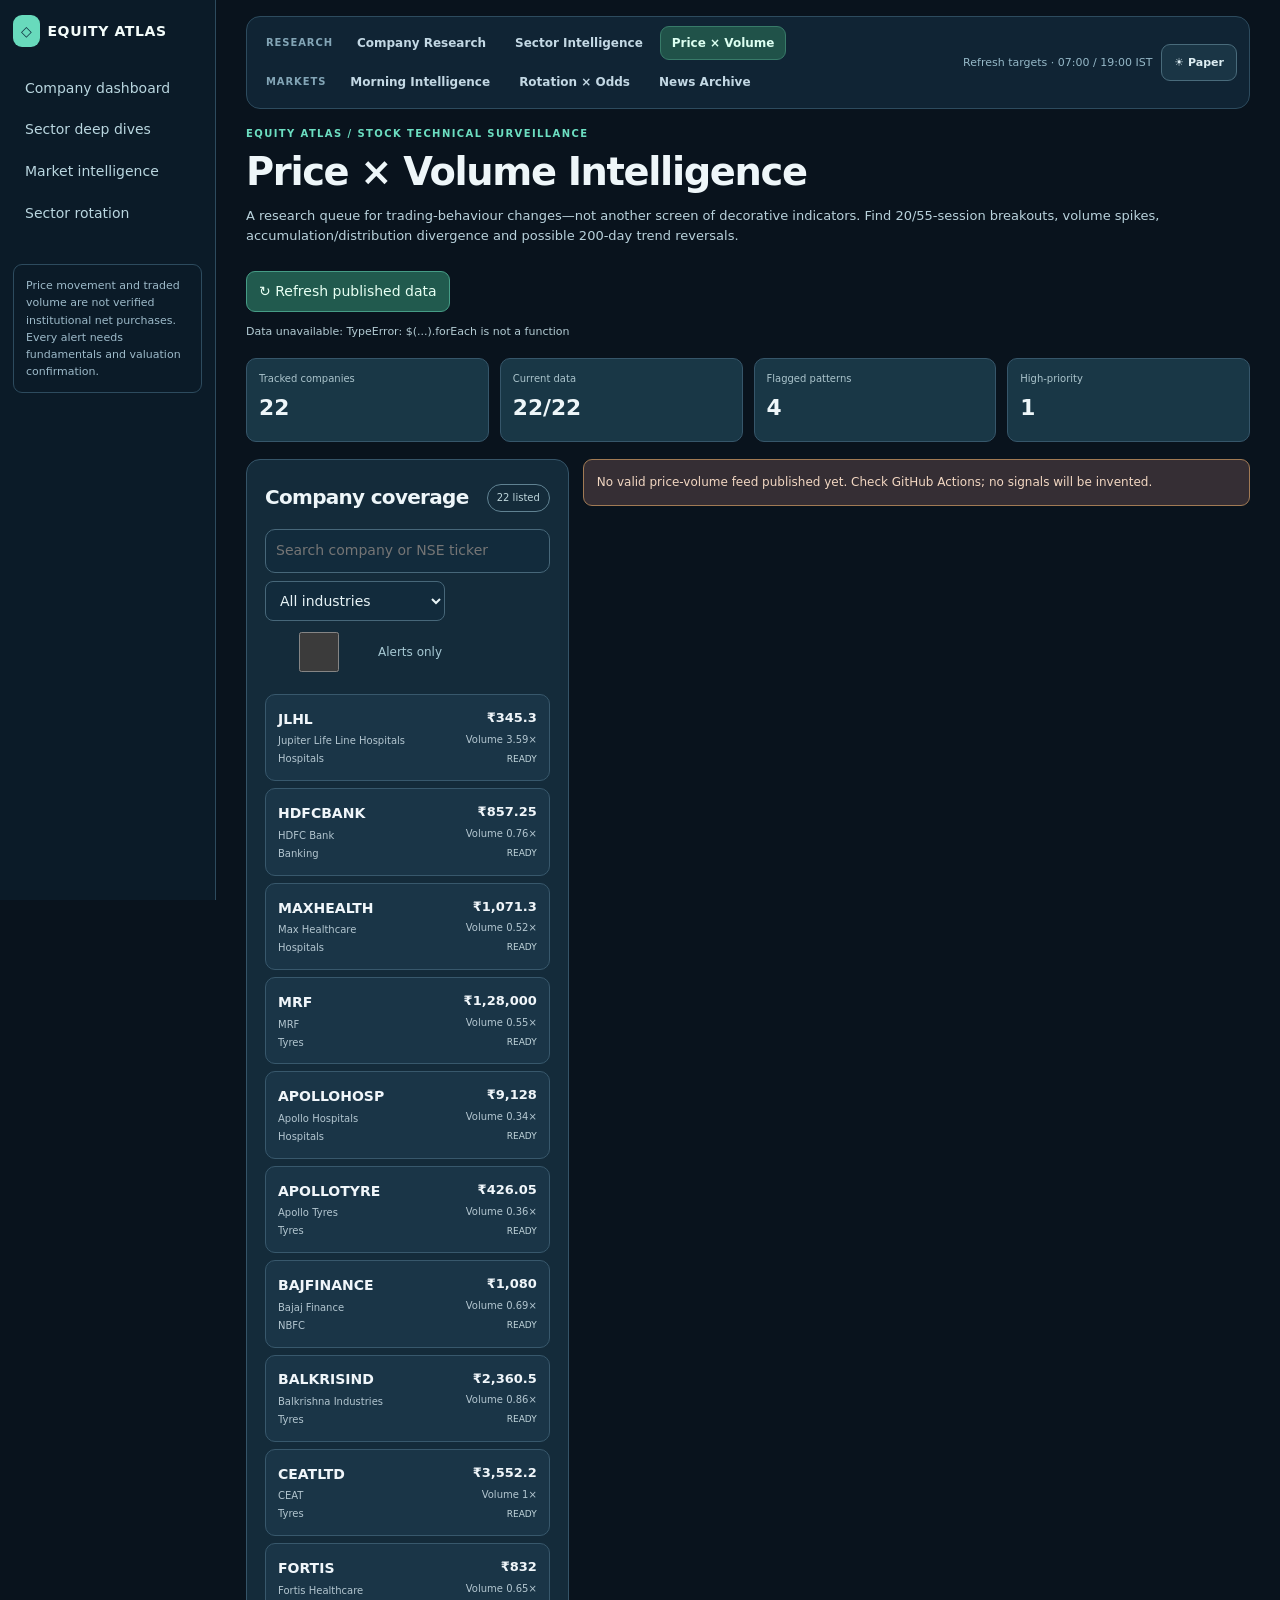
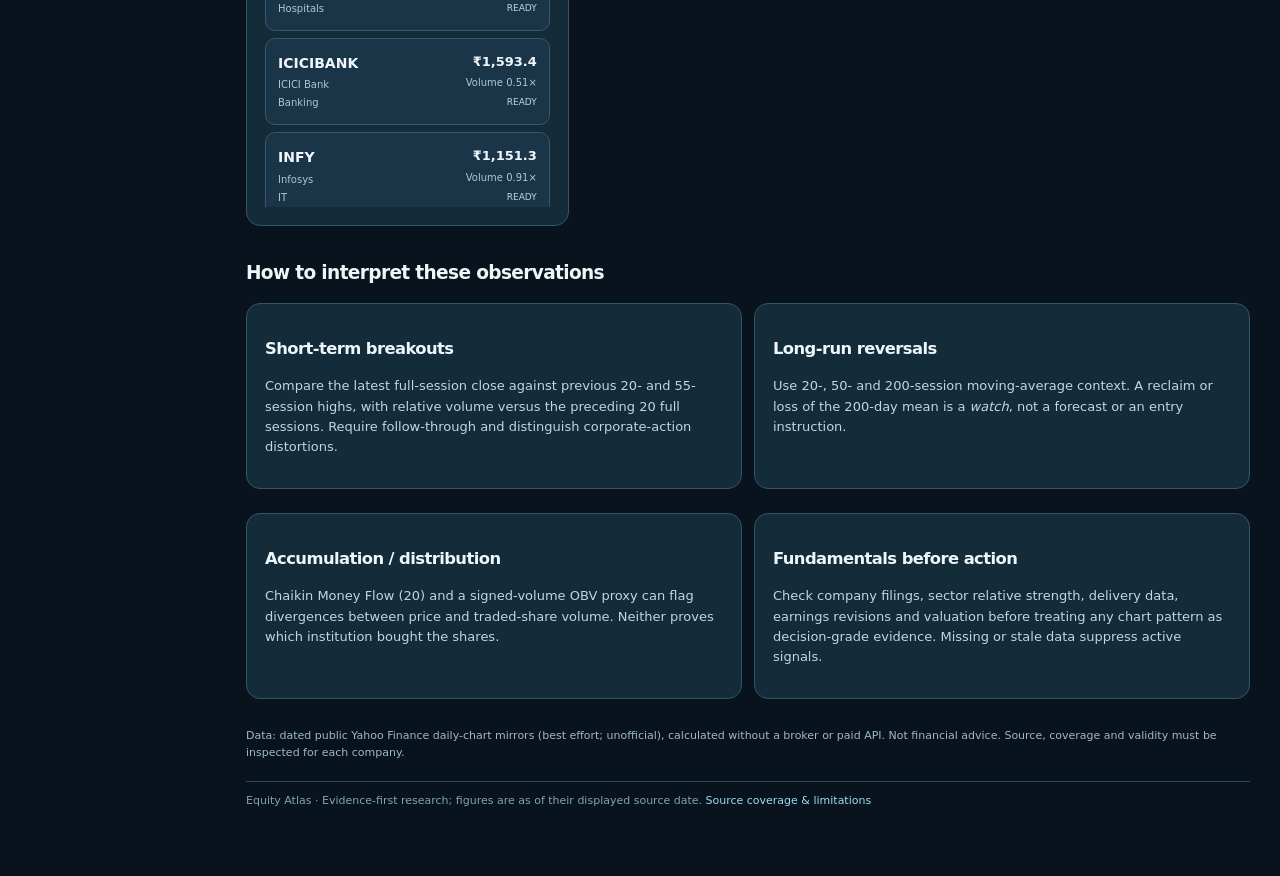
<file: company-signals.html>
<!doctype html><html lang="en"><head><meta charset="utf-8"><meta name="viewport" content="width=device-width,initial-scale=1"><meta name="description" content="Equity Atlas price volume intelligence for Indian NSE stocks, breakout watches, distribution and long-term trend context."><title>Company Price × Volume — Equity Atlas</title><style>
:root{--bg:#09131d;--panel:#112331;--edge:#355469;--fg:#e8f4f7;--muted:#9db8c7;--teal:#62e0be}
*{box-sizing:border-box}body{margin:0;background:var(--bg);color:var(--fg);font:14px/1.55 system-ui,-apple-system,"Segoe UI",sans-serif}
a{color:#9dddf2;text-decoration:none}a:hover{text-decoration:underline}
button,input,select{font:inherit}.app{display:grid;grid-template-columns:216px minmax(0,1fr);min-height:100vh}
.side{background:#0c202b;border-right:1px solid var(--edge);height:100vh;position:sticky;top:0;padding:21px 13px}
.brand{font-weight:850;color:#f3fcfa;letter-spacing:.045em;margin-bottom:25px}.brand b{background:#68dabc;color:#103342;border-radius:9px;padding:8px;margin-right:7px}
.side nav a{display:block;padding:10px 12px;border-radius:9px;color:#b9d6df}.side nav a:hover{background:#204357;text-decoration:none}
.side p{font-size:11px;color:#9dbac9;border:1px solid var(--edge);padding:12px;border-radius:9px;margin-top:30px}
.main{padding:24px 30px 50px;width:100%;max-width:1610px;margin:0 auto}
.eyebrow{color:#6cdec1;text-transform:uppercase;letter-spacing:.14em;font-weight:850;font-size:10px}
h1,h2,h3{letter-spacing:-.03em}h1{font-size:clamp(29px,3vw,43px);margin:8px 0;line-height:1.15}
.section-lead{color:#b9d2dc;max-width:920px;font-size:13px}
.header{display:flex;align-items:center;justify-content:space-between;flex-wrap:wrap;gap:12px}
.stats{display:grid;grid-template-columns:repeat(4,minmax(0,1fr));gap:11px;margin:17px 0}
#timestamp{font-size:11px;color:#b3cbd3}
@media(max-width:1020px){.app{grid-template-columns:1fr}.side{height:auto;position:relative;display:flex;align-items:center;gap:12px;overflow:auto;white-space:nowrap;padding:9px}.brand{margin:0}.side nav{display:flex}.side nav a{white-space:nowrap}.side p{display:none}}
@media(max-width:650px){.stats{grid-template-columns:repeat(2,1fr)}.main{padding:13px}}
</style><link rel="stylesheet" href="./assets/company-signals.css"><link rel="stylesheet" href="./assets/equity-ui.css"></head><body>
<div class="app"><aside class="side"><div class="brand"><b>◇</b>EQUITY ATLAS</div><nav aria-label="Company technical-analysis links"><a href="./index.html">Company dashboard</a><a href="./sector-intelligence.html">Sector deep dives</a><a href="./market-desk.html">Market intelligence</a><a href="./signals.html">Sector rotation</a></nav><p>Price movement and traded volume are not verified institutional net purchases. Every alert needs fundamentals and valuation confirmation.</p></aside>
<main class="main"><div class="header"><div><div class="eyebrow">EQUITY ATLAS / STOCK TECHNICAL SURVEILLANCE</div><h1>Price × Volume Intelligence</h1><p class="section-lead">A research queue for trading-behaviour changes—not another screen of decorative indicators. Find 20/55-session breakouts, volume spikes, accumulation/distribution divergence and possible 200-day trend reversals.</p></div><button id="refresh" class="pv-btn" type="button">↻ Refresh published data</button></div>
<p id="timestamp">Loading latest dated OHLCV snapshot…</p><div class="stats" id="headlineMetrics"></div>
<div class="pv-layout">
<div class="pv-panel"><div class="pv-section-head"><h2>Company coverage</h2><span id="stockCount" class="pv-tag">—</span></div><div class="pv-controls"><input type="search" id="search" placeholder="Search company or NSE ticker" aria-label="Search company"><select id="industry" aria-label="Select sector"><option value="">All industries</option></select><label><input type="checkbox" id="onlyAlerts">Alerts only</label></div><div class="pv-stock-list" id="stockList"></div></div>
<div id="stockDetail" aria-live="polite"><div class="pv-panel"><h2>Loading price–volume evidence…</h2></div></div>
</div>
<section style="margin-top:21px"><h2>How to interpret these observations</h2><div class="pv-method"><div class="pv-panel"><h3>Short-term breakouts</h3><p>Compare the latest full-session close against previous 20- and 55-session highs, with relative volume versus the preceding 20 full sessions. Require follow-through and distinguish corporate-action distortions.</p></div><div class="pv-panel"><h3>Long-run reversals</h3><p>Use 20-, 50- and 200-session moving-average context. A reclaim or loss of the 200-day mean is a <em>watch</em>, not a forecast or an entry instruction.</p></div><div class="pv-panel"><h3>Accumulation / distribution</h3><p>Chaikin Money Flow (20) and a signed-volume OBV proxy can flag divergences between price and traded-share volume. Neither proves which institution bought the shares.</p></div><div class="pv-panel"><h3>Fundamentals before action</h3><p>Check company filings, sector relative strength, delivery data, earnings revisions and valuation before treating any chart pattern as decision-grade evidence. Missing or stale data suppress active signals.</p></div></div></section>
<div class="pv-source-foot">Data: dated public Yahoo Finance daily-chart mirrors (best effort; unofficial), calculated without a broker or paid API. Not financial advice. Source, coverage and validity must be inspected for each company.</div>
</main></div><script defer src="./assets/company-signals.js"></script><script defer src="./assets/equity-shell.js"></script></body></html>
</file>
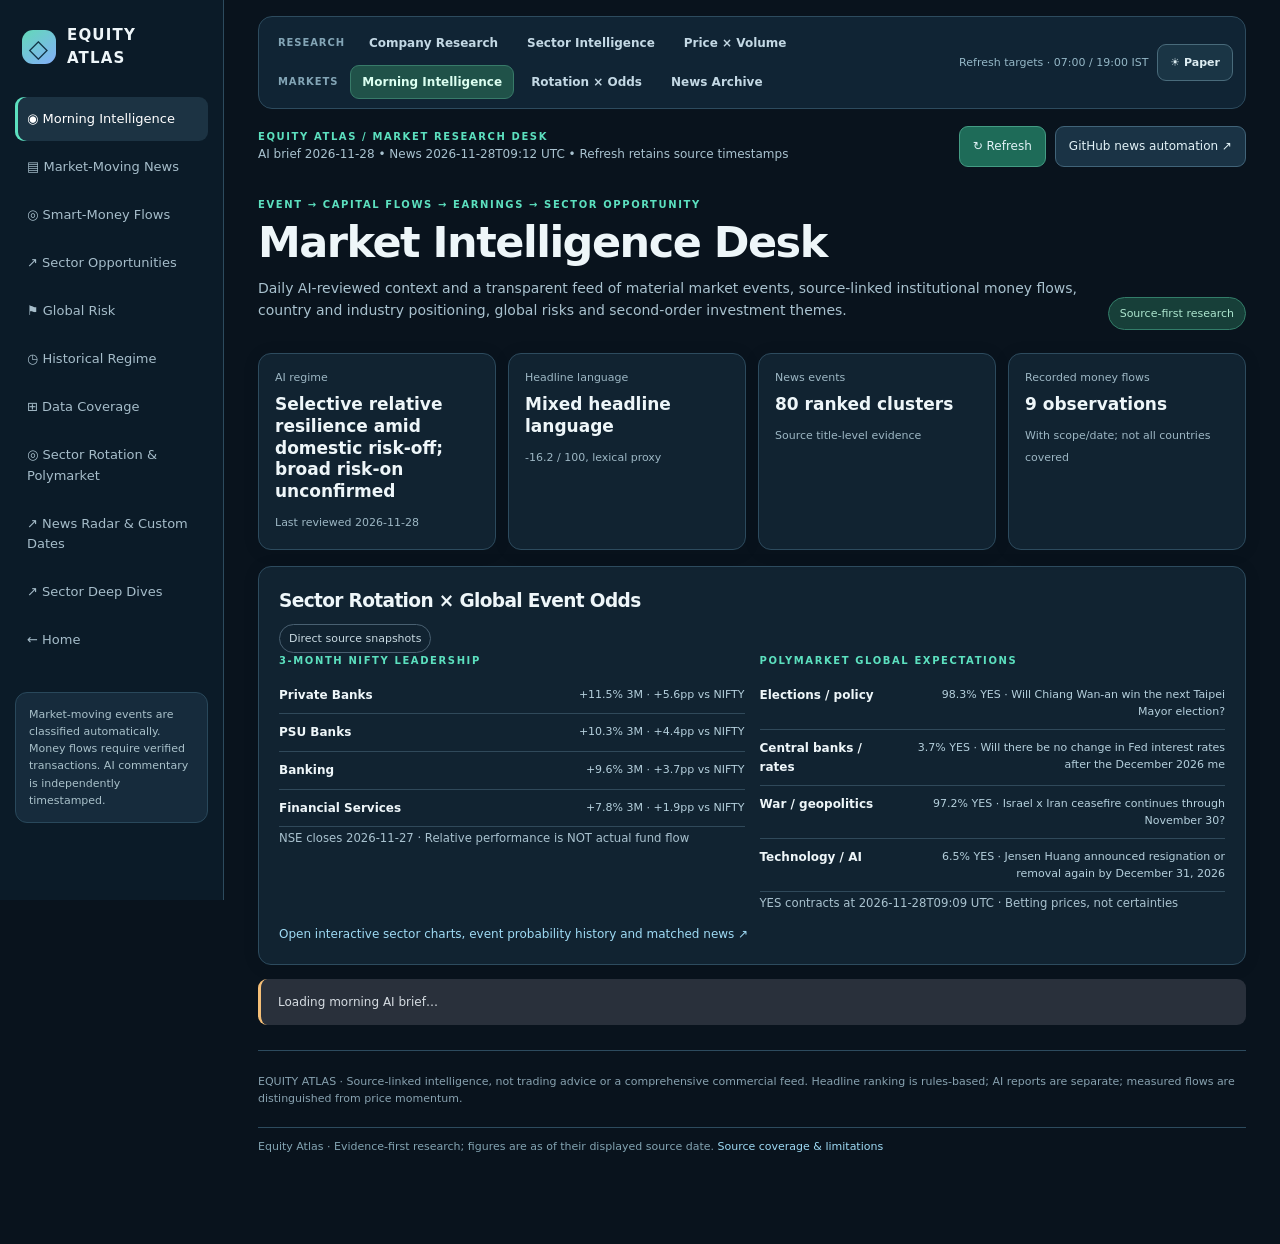
<file: market-desk.html>
<!doctype html><html lang="en"><head><meta charset="utf-8"><meta name="viewport" content="width=device-width,initial-scale=1"><meta name="theme-color" content="#08111b"><title>Market Intelligence Desk — Equity Atlas</title><style>
:root{--bg:#08111b;--surface:#101d2b;--raised:#16283a;--edge:#2b3f52;--txt:#e9f1f6;--muted:#94a9b9;--mint:#6ad6be;--blue:#88b6ef;--orange:#f5bf77;--red:#f18f8b}
*{box-sizing:border-box}body{margin:0;background:var(--bg);color:var(--txt);font:14px/1.55 Inter,-apple-system,BlinkMacSystemFont,"Segoe UI",system-ui,sans-serif}button,input,select{font:inherit}button{cursor:pointer}a{color:#95cfff;text-decoration:none}a:hover{text-decoration:underline}h1,h2,h3{letter-spacing:-.03em}h1{font-size:clamp(30px,4vw,43px);line-height:1.1;margin:6px 0 12px}h2{font-size:18px;margin:0 0 9px}h3{font-size:15px;margin:0 0 8px}p{margin:8px 0}.muted{color:var(--muted)}.small{font-size:12px}.eyebrow{font-size:10px;font-weight:800;letter-spacing:.16em;color:var(--mint);text-transform:uppercase}.app{display:grid;grid-template-columns:224px minmax(0,1fr);min-height:100vh}.side{padding:24px 15px;background:#0c1825;border-right:1px solid var(--edge);position:sticky;top:0;max-height:100vh;overflow:auto}.logo{display:flex;gap:11px;align-items:center;font-weight:800;font-size:15px;letter-spacing:.08em;padding:0 7px 26px}.symbol{display:grid;place-items:center;background:linear-gradient(145deg,#63d9b8,#83aefa);color:#123345;border-radius:11px;font-size:25px;width:34px;height:34px}.nav{display:grid;gap:4px}.nav button,.nav a{display:block;background:transparent;border:0;border-radius:9px;padding:12px;color:#a6bdca;text-align:left;width:100%;font-size:13px;text-decoration:none}.nav button.active,.nav button:hover,.nav a:hover{background:#1c3343;color:white}.nav button.active{box-shadow:inset 3px 0 var(--mint)}.side-note{margin-top:30px;background:#162b3c;border:1px solid #29485b;color:#a9c1ca;border-radius:12px;padding:13px;font-size:11px}.main{width:100%;max-width:1600px;margin:auto;padding:28px 34px 72px;min-width:0}.topbar{display:flex;justify-content:space-between;gap:16px;align-items:center;flex-wrap:wrap}.topbuttons{display:flex;align-items:center;gap:9px;flex-wrap:wrap}.btn,.linkbtn{border-radius:9px;border:1px solid #416479;background:#1a3345;color:#e2f2f7;padding:10px 13px;font-size:12px;text-decoration:none;display:inline-flex;align-items:center;justify-content:center;gap:5px}.btn:hover,.linkbtn:hover{background:#2b4858;text-decoration:none}.btn.primary{background:#1e6b58;border-color:#449c84}.btn:disabled{opacity:.55;cursor:not-allowed}.status{color:var(--muted);font-size:12px}.stat-dot{display:inline-block;background:var(--orange);border-radius:50%;width:8px;height:8px;margin-right:7px}.stat-dot.good{background:var(--mint)}.intro{display:flex;justify-content:space-between;gap:24px;align-items:flex-end;flex-wrap:wrap;margin:30px 0 23px}.intro p{color:var(--muted);max-width:820px}.count-pill{display:inline-block;border-radius:100px;background:#173f39;border:1px solid #337d69;padding:7px 11px;font-size:11px;color:#ace5ce}.filters{display:flex;gap:9px;flex-wrap:wrap;align-items:end;background:var(--surface);border:1px solid var(--edge);border-radius:13px;padding:14px 18px;margin-bottom:16px}.filters label{font-size:11px;color:#abc0cb;display:grid;gap:4px}.filters input,.filters select{background:#152c3b;color:var(--txt);border:1px solid #406176;border-radius:8px;padding:9px 10px;min-width:125px;color-scheme:dark}.filters .presets{display:flex;gap:6px;flex-wrap:wrap}.filters button.preset{border:1px solid #3c5b70;background:#1d3445;color:#cfe3e9;padding:10px 13px;border-radius:8px}.filters button.preset.active{background:#246952;color:white;border-color:#419f82}.panel{border:1px solid var(--edge);border-radius:14px;background:var(--surface);padding:20px;min-width:0}.hero{background:radial-gradient(circle at 84% 15%,#1d4b56,#132c3a 30%,#101e2a 72%);border:1px solid #355667;border-radius:16px;padding:24px;display:grid;grid-template-columns:minmax(0,1.45fr) minmax(220px,.75fr);gap:22px;margin-bottom:16px}.hero h2{font-size:26px;line-height:1.2;margin:5px 0}.hero p{font-size:14px;color:#c9dce5}.regimeBox{background:#1b3543;padding:17px;border:1px solid #4a6876;border-radius:13px}.regimeBox strong{display:block;font-size:21px;line-height:1.25;margin:9px 0}.regimeBox small{color:#adc3cb}.stats{display:grid;grid-template-columns:repeat(4,minmax(0,1fr));gap:12px;margin-bottom:16px}.stat{background:var(--surface);border:1px solid var(--edge);border-radius:12px;padding:16px}.stat strong{font-size:23px;display:block}.stat span{font-size:11px;color:var(--muted)}.tab{display:none}.tab.active{display:block}.contenthead{display:flex;align-items:center;justify-content:space-between;gap:12px;flex-wrap:wrap;margin:18px 0 13px}.grid2{display:grid;grid-template-columns:1fr 1fr;gap:13px}.grid3{display:grid;grid-template-columns:repeat(3,minmax(0,1fr));gap:13px}.tag{display:inline-flex;align-items:center;border:1px solid #496071;border-radius:100px;color:#c9dae2;padding:5px 9px;font-size:11px}.tag.risk{border-color:#8b5856;color:#ffd2c5}.tag.tail{border-color:#367963;color:#9be6c8}.tag.cool{border-color:#77634e;color:#f5c990}.theme{padding:18px;border:1px solid #324d5f;border-radius:13px;background:#162839}.theme h3{font-size:18px;margin:7px 0}.theme .actions{display:flex;gap:7px;flex-wrap:wrap}.theme small{color:var(--muted)}.theme p{font-size:12px;color:#c4d6df}.theme .pillrow{display:flex;gap:7px;align-items:center;flex-wrap:wrap;margin:12px 0}.line{border:0;border-top:1px solid var(--edge);margin:14px 0}.impacts{display:grid;grid-template-columns:1fr 1fr;gap:10px;margin:14px 0}.impact{background:#183447;border-radius:10px;padding:12px;font-size:12px}.impact.down{background:#342d35}.impact b{display:block;font-size:10px;letter-spacing:.08em;color:var(--mint);margin-bottom:6px}.impact.down b{color:var(--orange)}.move{font-weight:800}.move.up{color:var(--mint)}.move.down{color:var(--orange)}.move.unknown{color:var(--muted)}.tiny{font-size:11px}.event{padding:15px;border:1px solid var(--edge);border-radius:11px;background:#172838;display:grid;gap:4px}.event strong{font-size:14px}.event .byline{font-size:11px;color:#a5bdca}.event .reason{font-size:12px;color:#c3d3de}.event a{word-break:break-word}.list{display:grid;gap:9px}.riskrow{padding:16px 17px;border:1px solid #3a5364;border-radius:12px;background:#182b3b}.riskrow .riskhead{display:flex;align-items:center;justify-content:space-between;gap:12px;flex-wrap:wrap}.riskrow h3{font-size:16px;margin:0}.riskrow p{color:#bdcdd8;font-size:12px}.riskrow b{color:#d8e6eb}.riskcols{display:grid;grid-template-columns:1fr 1fr;gap:8px}.mono{font-family:ui-monospace,SFMono-Regular,Consolas,monospace}.notice{border-left:3px solid var(--orange);background:#29303b;padding:14px 17px;border-radius:9px;color:#d6dce2;font-size:12px}.selectrow{display:flex;gap:10px;flex-wrap:wrap;align-items:center}.selectrow select{background:#192c3c;border:1px solid #425d70;color:var(--txt);border-radius:8px;padding:9px 12px}table{width:100%;border-collapse:collapse;font-size:12px}th,td{border-bottom:1px solid var(--edge);text-align:left;padding:12px 10px;vertical-align:top}th{font-size:10px;color:var(--muted);letter-spacing:.07em;text-transform:uppercase}tr:last-child td{border:0}.scroller{overflow:auto}.source{color:#9ecfff}.footer{font-size:11px;color:#88a2b0;border-top:1px solid var(--edge);padding-top:22px;margin-top:25px}.subnote{font-size:11px;color:var(--muted)}.barwrap{background:#243f4e;height:7px;width:100%;border-radius:6px;overflow:hidden}.bar{height:7px;background:#6bd6bb;border-radius:6px}.search{border:1px solid #4c6374;border-radius:9px;background:#142839;color:white;padding:10px 13px;min-width:230px}.sectors{text-transform:capitalize}.track{display:flex;gap:8px;flex-wrap:wrap;margin-top:11px}.track a{background:#1d3d4f;border-radius:8px;border:1px solid #3e7184;font-size:11px;padding:8px 11px;text-decoration:none}.compare-card{padding:18px;border:1px solid #355466;border-radius:13px;background:#162b3b}.compare-card h3{font-size:17px}.faint{opacity:.7}
@media(max-width:1050px){.app{grid-template-columns:1fr}.side{z-index:5;position:sticky;top:0;max-height:none;display:flex;gap:12px;align-items:center;padding:10px 13px;white-space:nowrap;overflow:auto}.logo{font-size:0;padding:0}.symbol{width:34px;height:34px}.nav{display:flex;margin:0;gap:5px}.nav button,.nav a{width:auto;padding:10px 12px;white-space:nowrap}.side-note{display:none}.main{padding:22px 16px 60px}}@media(max-width:720px){.hero,.grid2{grid-template-columns:1fr}.stats,.grid3{grid-template-columns:1fr 1fr}.filters{align-items:stretch}}@media(max-width:460px){.stats,.grid3,.impacts,.riskcols{grid-template-columns:1fr}.filters label,.filters input{width:100%}.panel,.hero{padding:15px}}

.climate-row{display:grid;grid-template-columns:minmax(210px,.75fr) minmax(0,1.45fr);gap:18px}.climate-score{font-size:36px;line-height:1.15;font-weight:850;letter-spacing:-.05em;margin:7px 0}.climate-dial{height:12px;background:linear-gradient(90deg,#d98e87 0%,#8c9ca8 50%,#5dd8b0 100%);border-radius:100px;position:relative;margin:16px 0 11px}.climate-pin{position:absolute;top:-5px;height:22px;width:5px;border-radius:3px;background:white;box-shadow:0 1px 8px #000;transform:translateX(-50%)}.climate-categories{display:grid;grid-template-columns:repeat(3,minmax(0,1fr));gap:9px}.climate-categories div{border:1px solid var(--edge);border-radius:9px;padding:10px;background:#1a2d3c}.climate-categories b{display:block;font-size:18px}.climate-topic{border-bottom:1px solid var(--edge);padding:10px 0}.climate-topic:last-child{border-bottom:0}.climate-topic-head{display:flex;justify-content:space-between;gap:8px}.climate-topic small{color:var(--muted);display:block;margin-top:4px}.ai-meta{font-size:11px;color:var(--muted)}.ai-rating{font-size:22px;font-weight:800;letter-spacing:-.03em;margin:6px 0}.ai-sector{border:1px solid #3a5567;border-radius:11px;padding:14px;background:#182f3e}.ai-sector h3{font-size:16px}.ai-sector p{font-size:12px;color:#cbdee6}.ai-weakness{color:#f4c39e}.ai-caution{padding:13px;border:1px solid #7f654c;background:#2d2c34;border-radius:10px;color:#dfcbb4;font-size:12px}.pulse-history{display:flex;gap:10px;flex-wrap:wrap}.pulse-history span{background:#172c3b;padding:7px 11px;border:1px solid #365364;border-radius:8px;font-size:11px}@media(max-width:750px){.climate-row{grid-template-columns:1fr}}


.main{max-width:1600px}.wide-lead{background:radial-gradient(ellipse at right top,#23536a,#142f40 44%,#111d2a)}.wide-lead h2{font-size:26px;line-height:1.2;margin:8px 0 13px}.wide-lead p{color:#cbe0e9}.desk-two{display:grid;grid-template-columns:minmax(0,1.35fr) minmax(300px,.76fr);gap:15px}.article-detail{background:#142a3b;border:1px solid #355667;padding:18px;border-radius:13px;margin-bottom:12px}.article-detail h3{font-size:18px;line-height:1.35;margin:6px 0}.article-detail p,.article-detail li{font-size:12px;color:#c8d9e2}.article-detail small{color:#95b3c0}.why{border-left:3px solid #7bddbf;padding-left:12px}.why ul{padding-left:17px}.twobox{display:grid;grid-template-columns:1fr 1fr;gap:9px;margin:11px 0}.twobox>div{background:#1b3545;border-radius:9px;padding:11px}.twobox b{color:#8fe5d2;font-size:11px}.twobox p{margin:4px 0}.chipline{display:flex;gap:7px;flex-wrap:wrap;margin:10px 0}.chipline span{border:1px solid #4b6a7b;border-radius:20px;color:#c1dbe7;padding:4px 9px;font-size:11px}.mini-event{padding:13px;background:#172e3f;border:1px solid #355568;border-radius:9px;margin:10px 0;font-size:12px}.mini-event b{display:block;font-size:13px}.mini-event p{color:#b8d0da}.mini-event small{color:#a5bac5}.money{font-size:25px;font-weight:850;letter-spacing:-.03em;color:#7bd9bf;margin:9px 0}.flow-card{margin:0}.flow-card small{display:block;margin:7px 0;color:#aac2ca}.flow-card p{font-size:12px}.riskline{color:#efbeab}.filterbar{display:flex;gap:9px;flex-wrap:wrap;align-items:center}.filterbar input,.filterbar select{border:1px solid #4a687a;border-radius:8px;background:#142d3e;color:#e4f0f2;padding:10px 12px}.filterbar input{min-width:200px;flex:1}.filterbar select{min-width:100px}.desk-tab{display:none}.desk-tab.active{display:block}.cardgrid{display:grid;grid-template-columns:repeat(2,minmax(0,1fr));gap:12px}.twoblocks{display:grid;grid-template-columns:1fr 1fr;gap:15px}.toplinks{display:flex;gap:9px;flex-wrap:wrap}.stat small{display:block;font-size:11px;color:#9db7c4}.stat strong{font-size:17px;line-height:1.28;margin:8px 0;display:block}.stat span{color:#9db7c4;font-size:11px}.stats{grid-template-columns:repeat(4,minmax(0,1fr))}@media(max-width:1090px){.desk-two{grid-template-columns:1fr}}@media(max-width:730px){.stats{grid-template-columns:1fr 1fr}.cardgrid,.twoblocks{grid-template-columns:1fr}}@media(max-width:470px){.twobox{grid-template-columns:1fr}.stats{grid-template-columns:1fr}.article-detail{padding:14px}}
.pulse-columns{display:grid;grid-template-columns:1fr 1fr;gap:15px}.pulse-row{display:flex;justify-content:space-between;gap:15px;align-items:start;padding:9px 0;border-bottom:1px solid #30495a}.pulse-row b{font-size:12px}.pulse-row span{font-size:11px;color:#b5d0dd;max-width:67%;text-align:right}.pulse-link{font-size:12px;margin:11px 0 0}.pulse-columns .eyebrow{margin-bottom:8px}@media(max-width:700px){.pulse-columns{grid-template-columns:1fr}}
</style><link rel="stylesheet" href="./assets/equity-ui.css"></head><body>
<div class="app"><aside class="side"><div class="logo"><span class="symbol">◇</span> EQUITY ATLAS</div><nav class="nav" id="deskNav"><button data-view="morning" class="active">◉ Morning Intelligence</button><button data-view="news">▤ Market-Moving News</button><button data-view="flows">◎ Smart-Money Flows</button><button data-view="sectors">↗ Sector Opportunities</button><button data-view="risks">⚑ Global Risk</button><button data-view="archive">◷ Historical Regime</button><button data-view="sources">⊞ Data Coverage</button><a href="./signals.html">◎ Sector Rotation & Polymarket</a><a href="./news-radar.html">↗ News Radar & Custom Dates</a><a href="./sector-intelligence.html">↗ Sector Deep Dives</a><a href="./index.html">← Home</a></nav><div class="side-note">Market-moving events are classified automatically. Money flows require verified transactions. AI commentary is independently timestamped.</div></aside>
<main class="main"><div class="topbar"><div><div class="eyebrow">EQUITY ATLAS / MARKET RESEARCH DESK</div><div class="status" id="dataLine">Loading evidence and reports…</div></div><div class="topbuttons"><button class="btn primary" id="refresh">↻ Refresh</button><a class="linkbtn" href="https://github.com/ashu2526/equity-atlas/actions/workflows/news-radar.yml" target="_blank" rel="noopener">GitHub news automation ↗</a></div></div>
<div class="intro"><div><div class="eyebrow">EVENT → CAPITAL FLOWS → EARNINGS → SECTOR OPPORTUNITY</div><h1>Market Intelligence Desk</h1><p>Daily AI-reviewed context and a transparent feed of material market events, source-linked institutional money flows, country and industry positioning, global risks and second-order investment themes.</p></div><span class="count-pill">Source-first research</span></div>
<div id="stats" class="stats"></div>
<section class="desk-tab active" id="morning"><div id="quickSignals" class="panel" style="margin-bottom:14px"><p class="muted">Loading sector rotation and event markets…</p></div><div id="morningData"><div class="notice">Loading morning AI brief…</div></div></section>
<section class="desk-tab" id="news"><div class="contenthead"><h2>Ranked market-moving event feed</h2><span class="tag" id="count"></span></div><div class="notice">Automated source-linked headline triage: importance is a recency/materiality heuristic, not an independently verified news report or trading signal.</div><div class="filterbar" style="margin:15px 0"><input type="search" id="newsQuery" placeholder="Search event, company, country, sector…"><select id="impact"><option value="">All importance</option><option value="Major">Major</option><option value="High">High</option><option value="Medium">Medium</option><option value="Context">Context</option></select><select id="theme"><option value="">All themes</option></select><select id="days"><option value="1">24 hours</option><option value="3">3 days</option><option value="7" selected>7 days</option><option value="14">14 days</option></select></div><div id="events" class="cardgrid"></div></section>
<section class="desk-tab" id="flows"><div class="contenthead"><h2>Where is institutional capital actually moving?</h2><span class="tag">Date, source, geography and measurement type</span></div><div class="notice">FII/DII cash transactions, FPI sector allocations, country fund flows, CFTC futures positioning and market returns are not equivalent. Missing licensed or official data is labelled unavailable.</div><div class="filterbar" style="margin:15px 0"><select id="country"><option value="">All geographies</option></select><select id="flowType"><option value="">All types</option><option value="foreign_institutional">Foreign institutions</option><option value="domestic_institutional">Domestic institutions</option><option value="foreign_sector">Sector FPI allocations</option><option value="price_confirmation">Price moves, not flows</option></select></div><div class="grid3" id="flowList"></div><div class="panel" style="margin-top:15px"><h2>Country, industry and positioning sources</h2><div class="grid2" id="providers"></div></div><div class="panel" style="margin-top:15px"><h2>Flow interpretation guardrails</h2><div id="flowDisclaimers"></div></div></section>
<section class="desk-tab" id="sectors"><div class="contenthead"><h2>AI sector and proxy watchlist</h2><a href="./sector-intelligence.html" class="linkbtn">Deep sector comparison ↗</a></div><h2>Investment areas to investigate</h2><div class="cardgrid" id="priorities"></div><h2 style="margin-top:20px">Crowded or cooling themes</h2><div class="grid2" id="cooling"></div><h2 style="margin-top:20px">Research hypotheses and second-order exposures</h2><div class="cardgrid" id="transmission"></div></section>
<section class="desk-tab" id="risks"><div class="notice" style="margin-bottom:14px">Company/sovereign CDS news is monitored; live issuer CDS spreads are not licensed into the site. Do not infer spreads from headline frequency.</div><h2>AI-reviewed risk triggers</h2><div class="cardgrid" id="risksTop"></div><h2 style="margin-top:18px">Risk entity and country watch</h2><div id="riskDetails" class="grid2"></div></section>
<section class="desk-tab" id="archive"><h2>Previous AI morning reports and regime changes</h2><div id="oldReports"></div><h2>Deep fortnightly reviews</h2><div id="deepReviews"></div><h2>Automatic headline-climate history</h2><div id="headlineHistory"></div></section>
<section class="desk-tab" id="sources"><h2>Coverage and source integrity</h2><div id="sourceStatus"></div><div id="sourcesList" class="grid2"></div><div class="notice" style="margin-top:15px">The website is automatically refreshed from GitHub public JSON after the daily scheduled data run. AI interpretation is independently generated by a scheduled ChatGPT research task; if it misses a day, the most recent report remains visible with its original date. Data gaps do not imply zero risk.</div></section>
<div class="footer">EQUITY ATLAS · Source-linked intelligence, not trading advice or a comprehensive commercial feed. Headline ranking is rules-based; AI reports are separate; measured flows are distinguished from price momentum.</div></main></div><script>(function deskApp(){
"use strict";
const $=s=>document.querySelector(s),$$=s=>Array.from(document.querySelectorAll(s));
const esc=s=>String(s??"").replace(/[&<>"']/g,c=>({"&":"&amp;","<":"&lt;",">":"&gt;",'"':"&quot;","'":"&#39;"}[c]));
const src=(u,t="Source")=>/^https:\/\/[a-z0-9.-]+\//i.test(String(u||""))?`<a href="${esc(u)}" target="_blank" rel="noopener noreferrer">${esc(t)} ↗</a>`:"Unlinked";
const links=(arr)=>Array.isArray(arr)?arr.slice(0,3).map((u,i)=>src(typeof u==="string"?u:u.url,"Evidence "+(i+1))).join(" · "):"";
let db={},active="morning";
const get=k=>db[k]||{};
const reports=()=>[...(get("daily-briefings.json").briefs||[])].sort((a,b)=>String(b.asOf).localeCompare(String(a.asOf)));
const first=()=>reports()[0]||null;
function nav(view){if(!$("#"+view))return;active=view;$$(".desk-tab").forEach(x=>x.classList.toggle("active",x.id===view));$$("#deskNav button").forEach(x=>x.classList.toggle("active",x.dataset.view===view));history.replaceState(null,"","#"+view);window.scrollTo(0,0)}
function header(){
const b=first(),pulse=get("market-pulse.json"),archive=get("articles.json"),flow=get("flows.json"),news=get("ranked-feed.json");
$("#dataLine").textContent="AI brief "+(b?.asOf||"unpublished")+" • News "+(archive.updatedAt?.slice(0,16)||"unknown")+" UTC • Refresh retains source timestamps";
$("#stats").innerHTML=[
["AI regime",b?.regime?.label||"Unrated","Last reviewed "+(b?.asOf||"—")],
["Headline language",pulse.overall?.label||"Not computed",(pulse.overall?.languageIndex??"—")+" / 100, lexical proxy"],
["News events",String(news.cards?.length??0)+" ranked clusters","Source title-level evidence"],
["Recorded money flows",String(flow.observations?.length??0)+" observations","With scope/date; not all countries covered"]
].map(a=>`<div class="stat"><small>${esc(a[0])}</small><strong>${esc(a[1])}</strong><span>${esc(a[2])}</span></div>`).join("");
}
function morning(){
const b=first();
if(!b){$("#morningData").innerHTML='<div class="notice">No published AI morning briefing. News ingestion is separate and still available.</div>';return}
const age=Math.floor((Date.now()-new Date(b.asOf+"T12:00:00Z"))/86400000);
$("#morningData").innerHTML=`
<div class="panel wide-lead"><div class="eyebrow">AI MARKET DESK · ${esc(b.asOf)} · ${esc(b.marketSession||"")}</div><h2>${esc(b.headline)}</h2><p>${esc(b.executiveSummary)}</p><div class="chipline"><span>${esc(b.regime?.label)}</span><span>Confidence: ${esc(b.regime?.confidence)}</span><span>${esc(b.publicationStatus)}</span></div>${age>1?`<p class="notice">The last AI briefing is ${age} days old. New headlines are not a substitute for a fresh AI assessment.</p>`:""}</div>
<div class="stats" id="briefStats">${(b.keyNumbers||[]).slice(0,4).map(k=>`<div class="stat"><small>${esc(k.name)}</small><strong>${esc(k.value)}</strong><span>${esc(k.period)} · ${esc(k.dataClass)}</span><div>${src(k.source,"Evidence")}</div></div>`).join("")}</div>
<div class="desk-two"><div><h2>What happened & why it matters</h2>${(b.stories||[]).slice().sort((x,y)=>x.rank-y.rank).map(s=>`<article class="article-detail"><div class="eyebrow">${esc(s.importance)} · ${esc(s.theme)} · ${esc(s.geography)}</div><h3>${esc(s.rank)}. ${esc(s.title)}</h3><p><b>What happened:</b> ${esc(s.whatHappened)}</p><div class="why"><b>Why this matters</b><ul>${(s.whyItMatters||[]).map(x=>`<li>${esc(x)}</li>`).join("")}</ul></div><div class="twobox"><div><b>Direct sectors & proxies</b><p>${esc(s.direct)} · ${esc(s.proxies)}</p></div><div><b>Actual flow evidence</b><p>${esc(s.smartMoney)}</p></div><div><b>Confirmation</b><p>${esc(s.whatCouldChange)}</p></div><div><b>Failure mode</b><p>${esc(s.caution)}</p></div></div><div class="small">${links(s.sources)}</div></article>`).join("")}</div>
<div><h2>Why the regime is complicated</h2><div class="panel"><h3>${esc(b.regime?.label)}</h3><p>${esc(b.regime?.marketConfirmation)}</p><p><b>Previous comparison:</b> ${esc(b.regime?.change)}</p><h3>Contradictions</h3><ul>${(b.regime?.contradictions||[]).map(x=>`<li>${esc(x)}</li>`).join("")}</ul><div class="notice">Missing confirmation: ${esc((b.regime?.missingSignals||[]).join("; "))}</div></div><h2>Today's key risk triggers</h2>${(b.risks||[]).map(r=>`<div class="mini-event"><b>${esc(r.name)}</b><p>${esc(r.why)}</p><small>Escalate: ${esc(r.trigger)}</small></div>`).join("")}<div class="panel"><h3>Next verification checklist</h3><ul>${(b.tomorrowChecklist||[]).map(x=>`<li>${esc(x)}</li>`).join("")}</ul></div></div></div>`;
}
function news(){
const feed=get("ranked-feed.json"),raw=feed.cards||[];
const q=($("#newsQuery").value||"").toLowerCase(),p=$("#impact").value,t=$("#theme").value,days=Number($("#days").value);
const cutoff=new Date(new Date(feed.generatedAt||Date.now()).getTime()-days*86400000);
const shown=raw.filter(r=>(!q||(r.headline+" "+r.topics.join(" ")+" "+r.geographies.join(" ")+" "+r.directSectors).toLowerCase().includes(q))&&(!p||r.priority.startsWith(p))&&(!t||r.topics.includes(t))&&new Date(r.published)>=cutoff);
$("#count").textContent=shown.length+" event clusters";
$("#events").innerHTML=shown.map(r=>`<article class="article-detail"><div class="chipline"><span>${esc(r.priority)}</span><span>${esc(r.published?.slice(0,16))} UTC</span><span>${esc(r.independentDomains)} publishers</span></div><h3>${esc(r.headline)}</h3><div class="twobox"><div><b>Why this could matter</b><p>${esc(r.whyItMatters)}</p></div><div><b>Market transmission</b><p>${esc(r.transmissionChannel)}</p></div><div><b>Direct / proxy sectors</b><p>${esc(r.directSectors)} / ${esc(r.proxySectors)}</p></div><div><b>Watch or invalidate</b><p>${esc(r.watchNext)}; ${esc(r.thesisInvalidation)}</p></div></div><div>${links(r.sources)}</div><small>Rule-ranked title-level discovery; not an AI-reviewed fact or money-flow reading.</small></article>`).join("")||'<div class="notice">No headlines match this filter. The publisher feeds are not comprehensive.</div>';
}
function flows(){
const data=get("flows.json"),where=$("#country").value,kind=$("#flowType").value;
const list=(data.observations||[]).filter(x=>(!where||x.geography===where)&&(!kind||x.category===kind));
const value=f=>f.value===null?"Not quantified":f.unit==="%"?(f.value>0?"+":"")+f.value+"%":(f.value>=0?"+":"−")+"₹"+Math.abs(f.value).toLocaleString("en-IN")+" Cr";
$("#flowList").innerHTML=list.map(f=>`<div class="panel flow-card"><div class="eyebrow">${esc(f.geography)} · ${esc(f.frequency)}</div><h3>${esc(f.segment)}</h3><div class="money">${esc(value(f))}</div><small>${esc(f.periodStart)} → ${esc(f.periodEnd)} · ${esc(f.dataTier)}</small><p>${esc(f.interpretation)}</p><div>${src(f.sourceUrl,"Reported source")} · ${src(f.primarySourceUrl,"Official register")}</div></div>`).join("")||'<div class="notice">No verified observations. Unknown is not zero.</div>';
$("#providers").innerHTML=(data.monitors||[]).map(m=>`<div class="mini-event"><b>${esc(m.geography)} · ${esc(m.title)}</b><p>${esc(m.type)} · ${esc(m.frequency)}</p><p>${esc(m.status)}</p>${src(m.sourceUrl,"Provider")}</div>`).join("");
$("#flowDisclaimers").innerHTML=(data.guardrails||[]).map(x=>`<div class="mini-event">${esc(x)}</div>`).join("");
}
function sectors(){
const b=first(),ed=get("editorial.json");
$("#priorities").innerHTML=(b?.watchNow||[]).map(x=>`<div class="panel"><div class="eyebrow">${esc(x.signal)} · ${esc(x.confidence)}</div><h3>${esc(x.sector)}</h3><p>${esc(x.why)}</p><p><b>Proxies:</b> ${esc((x.proxies||[]).join(", "))}</p><p><b>Confirm:</b> ${esc(x.confirmation)}</p><p class="riskline"><b>Risk:</b> ${esc(x.risk)}</p></div>`).join("");
$("#cooling").innerHTML=(b?.cooling||[]).map(x=>`<div class="mini-event"><b>${esc(x.theme)}</b><p>${esc(x.reason)}</p><small>What would disconfirm: ${esc(x.disconfirm)}</small></div>`).join("");
$("#transmission").innerHTML=(ed.watchCandidates||[]).map(x=>`<div class="panel"><div class="eyebrow">${esc(x.Bucket)} · ${esc(x["As Of"])}</div><h3>${esc(x["Sector / Theme"])}</h3><p>${esc(x["Investment Thesis To Watch"])}</p><p><b>Direct:</b> ${esc(x["Direct Exposure"])}<br><b>Proxy:</b> ${esc(x["Proxy / Second Order"])}</p><p><b>Confirm:</b> ${esc(x["Confirmation Needed"])}</p>${src(x["Evidence URL"],"Evidence")}</div>`).join("");
}
function risks(){
const ed=get("editorial.json"),b=first();
$("#risksTop").innerHTML=(b?.risks||[]).map(x=>`<div class="panel"><div class="eyebrow">${esc(x.status)}</div><h3>${esc(x.name)}</h3><p>${esc(x.why)}</p><b>Escalation:</b> ${esc(x.trigger)}</div>`).join("");
$("#riskDetails").innerHTML=(ed.riskWatch||[]).map(x=>`<div class="mini-event"><b>${esc(x.Category)}</b><p>${esc(x["Entities / Regions"])} · ${esc(x["Risk to Watch"])}</p><p><b>Transmission:</b> ${esc(x["Transmission to India"])}</p><small>${esc(x["Data Status"])}</small><div>${src(x["Reliable Source"],"Source")}</div></div>`).join("");
}
function archive(){
$("#oldReports").innerHTML=reports().map(x=>`<div class="mini-event"><div class="eyebrow">${esc(x.asOf)} · ${esc(x.reviewType)}</div><b>${esc(x.headline)}</b><p>${esc(x.regime?.label)} · ${esc(x.publicationStatus)}</p><p>${esc((x.whatChanged||[]).slice(0,3).map(t=>t.signal+": "+t.direction).join(" | "))}</p></div>`).join("");
$("#deepReviews").innerHTML=(get("ai-reviews.json").reviews||[]).map(x=>`<div class="mini-event"><b>${esc(x.asOf)} · ${esc(x.headline)}</b><p>${esc(x.status)}</p></div>`).join("");
$("#headlineHistory").innerHTML=(get("pulse-history.json").snapshots||[]).slice(0,30).map(x=>`<div class="mini-event">${esc(x.generatedAt?.slice(0,10))} · ${esc(x.overall?.items)} headlines · ${esc(x.overall?.label)} · ${esc(x.overall?.languageIndex)}/100 title score</div>`).join("");
}
function sources(){
const flows=get("flows.json"),scans=get("scans.json"),feed=get("ranked-feed.json"),b=first();
$("#sourceStatus").innerHTML=`<div class="panel"><h3>Last successful AI assessment</h3><p>${esc(b?.asOf||"None")} · ${esc(b?.publicationStatus||"Not yet available")}</p><h3>Raw news ingestion</h3><p>${esc(scans.scans?.[0]?.queriesSucceeded||0)} of ${esc(scans.scans?.[0]?.queriesTotal||0)} feeds last scanned. ${esc(feed.cards?.length||0)} source-ranked event clusters retained.</p><h3>Capital-flow limitations</h3><p>${esc(flows.observations?.length||0)} dated observations are published; automated global fund-flow and individual CDS price feeds are not connected.</p></div>`;
$("#sourcesList").innerHTML=(flows.monitors||[]).map(m=>`<div class="mini-event"><b>${esc(m.geography)} · ${esc(m.title)}</b><p>${esc(m.status)}</p>${src(m.sourceUrl,"Official source")}</div>`).join("");
}
function setup(){
const feed=get("ranked-feed.json"),flow=get("flows.json");
$("#theme").innerHTML='<option value="">All themes</option>'+[...new Set((feed.cards||[]).flatMap(x=>x.topics||[]))].sort().map(x=>`<option value="${esc(x)}">${esc(x)}</option>`).join("");
$("#country").innerHTML='<option value="">All geographies</option>'+[...new Set((flow.observations||[]).map(x=>x.geography))].map(x=>`<option value="${esc(x)}">${esc(x)}</option>`).join("");
}
function render(){header();morning();news();flows();sectors();risks();archive();sources();}
async function load(){
$("#dataLine").textContent="Loading evidence and reports…";
const paths=["daily-briefings.json","ranked-feed.json","flows.json","market-pulse.json","editorial.json","articles.json","scans.json","ai-reviews.json","pulse-history.json"];
const outcomes=await Promise.allSettled(paths.map(async p=>{let r=await fetch("./data/news/"+p+"?v="+Date.now(),{cache:"no-store"});if(!r.ok)throw Error(p+" HTTP "+r.status);return r.json()}));
outcomes.forEach((x,i)=>{if(x.status==="fulfilled")db[paths[i]]=x.value;else console.warn("Data missing",paths[i],x.reason)});
setup();render();
}
$$("#deskNav button").forEach(b=>b.onclick=()=>nav(b.dataset.view));
["newsQuery","impact","theme","days"].forEach(id=>$("#"+id).addEventListener(id==="newsQuery"?"input":"change",news));
["country","flowType"].forEach(id=>$("#"+id).onchange=flows);
$("#refresh").onclick=load;
const start=location.hash.slice(1);if(start)nav(start);
load();
})();</script><script>(function quickSignals(){
"use strict";
const $=q=>document.querySelector(q);
const e=x=>String(x??"").replace(/[&<>"']/g,c=>({"&":"&amp;","<":"&lt;",">":"&gt;",'"':"&quot;","'":"&#39;"}[c]));
const f=x=>x==null?"—":(x>0?"+":"")+Number(x).toFixed(1);
(async()=>{
 const urls=["./data/market-signals/sector-rotation.json","./data/market-signals/polymarket.json"];
 const jobs=await Promise.allSettled(urls.map(async u=>{const r=await fetch(u+"?v="+Date.now(),{cache:"no-store"});if(!r.ok)throw Error(r.status);return r.json()}));
 const sector=jobs[0].status==="fulfilled"?jobs[0].value:null;
 const poly=jobs[1].status==="fulfilled"?jobs[1].value:null;
 const top=(sector?.sectors||[]).filter(x=>x.relative3mPp!=null).sort((a,b)=>b.relative3mPp-a.relative3mPp).slice(0,4);
 const categories=new Set(),events=[];
 for(const x of (poly?.markets||[])){if(!categories.has(x.category)){categories.add(x.category);events.push(x)}if(events.length>=4)break}
 const sectors=top.length?top.map(x=>`<div class="pulse-row"><b>${e(x.sector)}</b><span>${e(f(x.r3m))}% 3M · ${e(f(x.relative3mPp))}pp vs NIFTY</span></div>`).join(""):'<p class="muted">Price series unavailable.</p>';
 const odds=events.length?events.map(x=>`<div class="pulse-row"><b>${e(x.category)}</b><span>${e(x.impliedYesPercent)}% YES · ${e(x.question.slice(0,72))}</span></div>`).join(""):'<p class="muted">No active macro contracts captured.</p>';
 $("#quickSignals").innerHTML=`<div class="head"><h2>Sector Rotation × Global Event Odds</h2><span class="tag">Direct source snapshots</span></div><div class="pulse-columns"><div><div class="eyebrow">3-MONTH NIFTY LEADERSHIP</div>${sectors}<small class="muted">NSE closes ${e(sector?.asOf||"unavailable")} · Relative performance is NOT actual fund flow</small></div><div><div class="eyebrow">POLYMARKET GLOBAL EXPECTATIONS</div>${odds}<small class="muted">YES contracts at ${e(poly?.generatedAt?.slice(0,16)||"unavailable")} UTC · Betting prices, not certainties</small></div></div><p class="pulse-link"><a href="./signals.html">Open interactive sector charts, event probability history and matched news ↗</a></p>`;
})().catch(err=>{$("#quickSignals").textContent="Unable to load current sector rotation and event markets: "+String(err)});
})();</script><script defer src="./assets/equity-shell.js"></script></body></html>
</file>
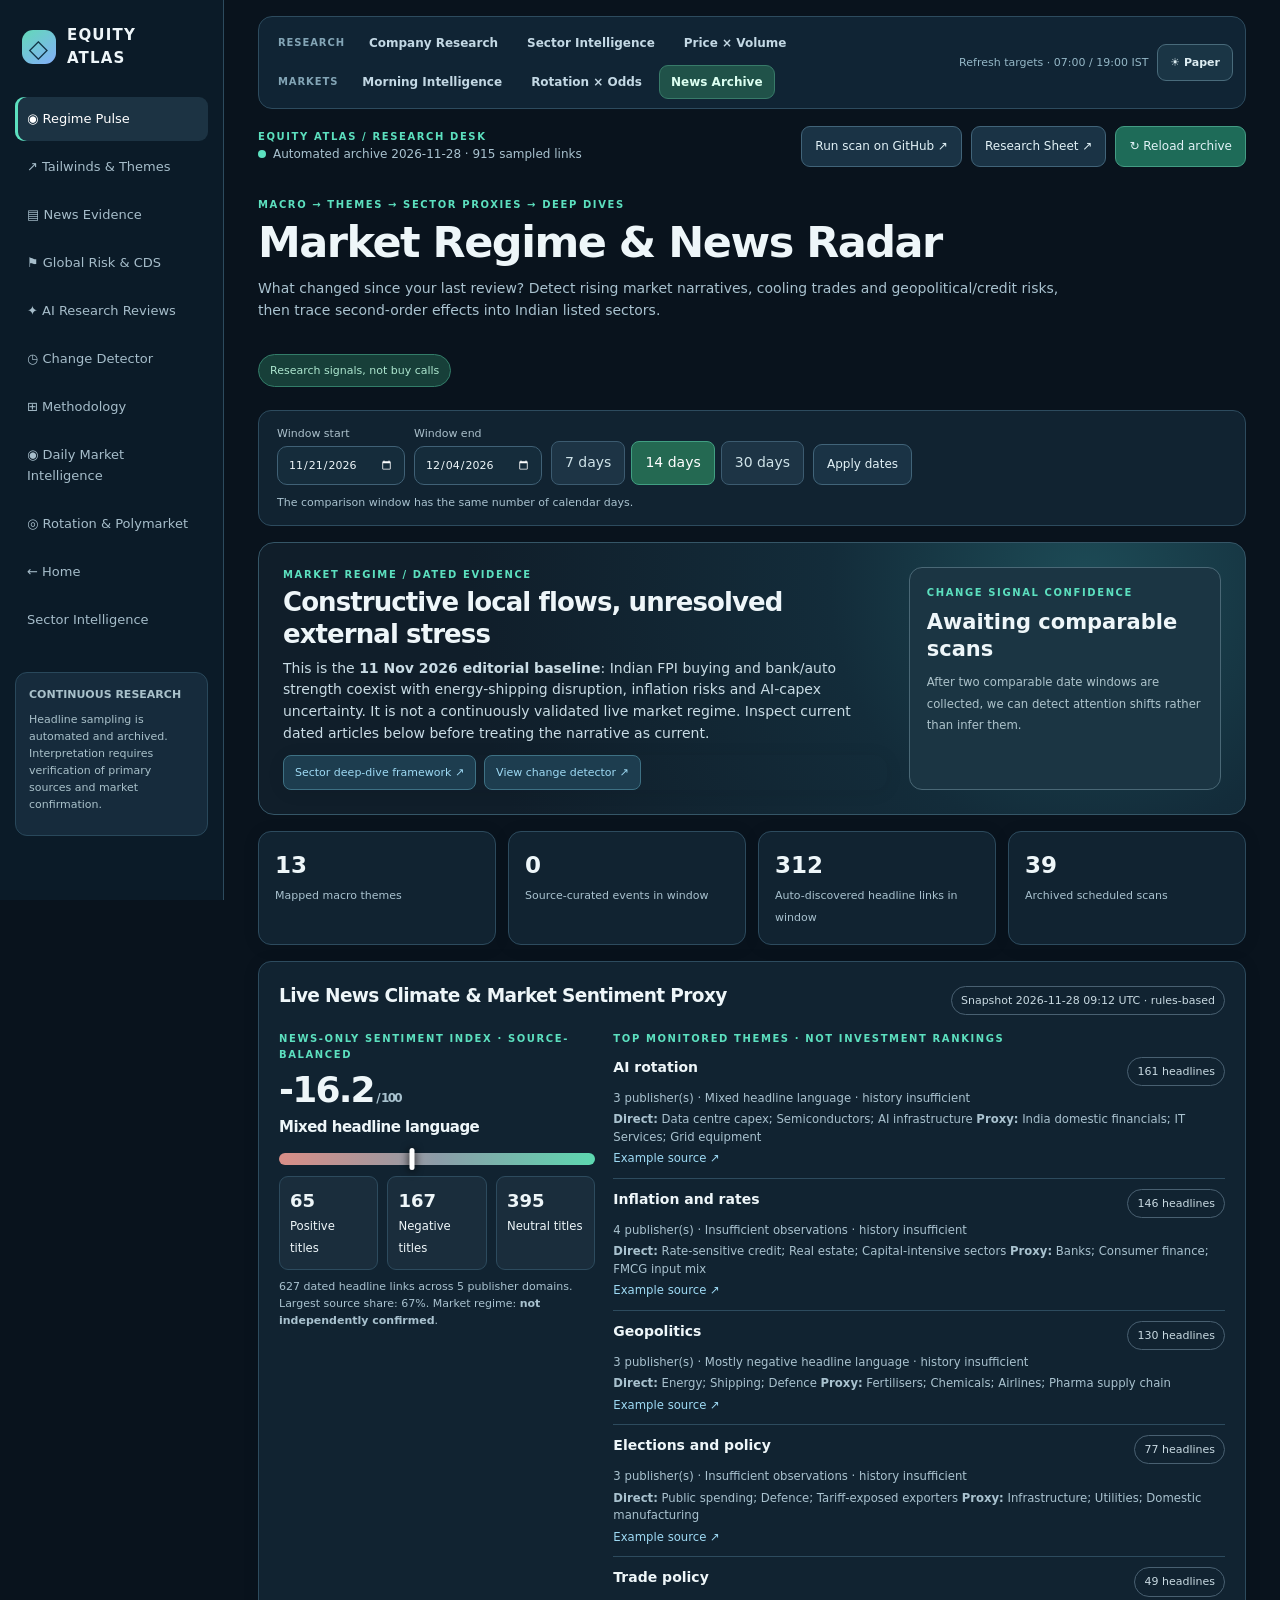
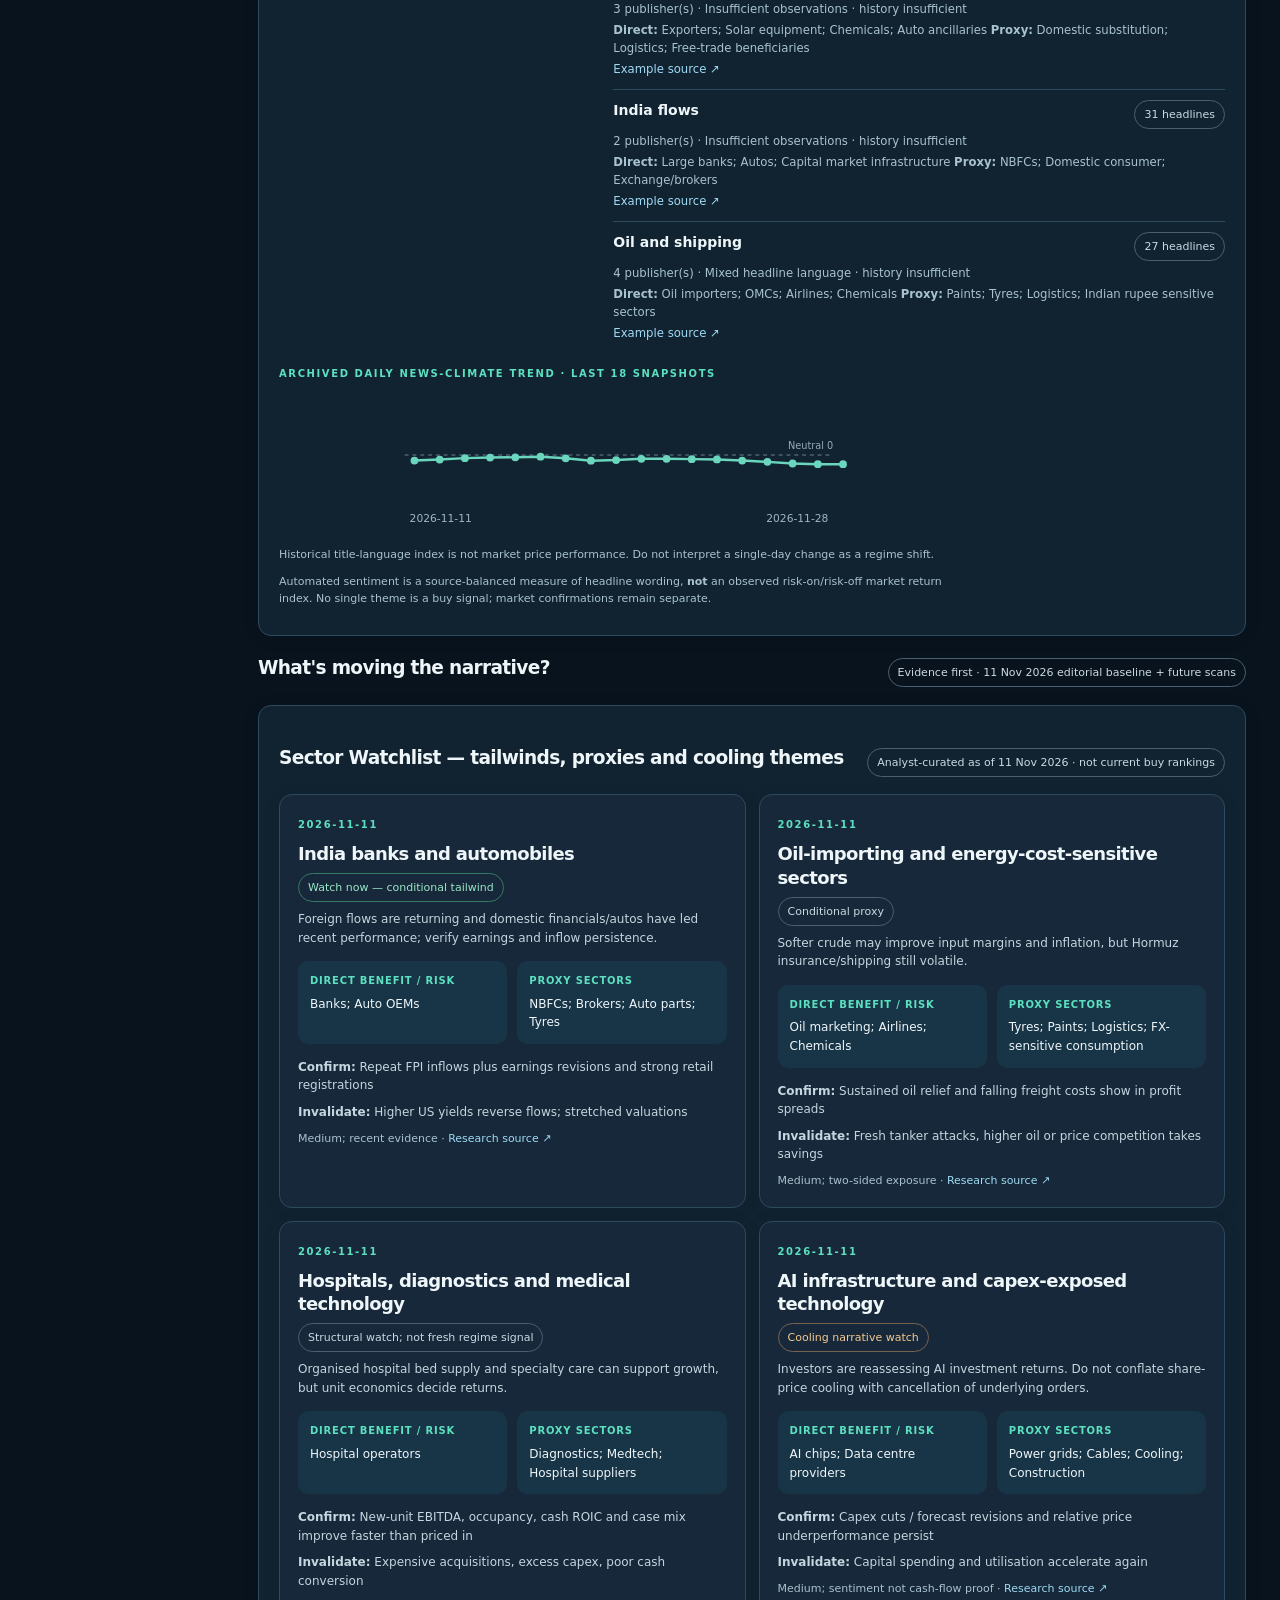
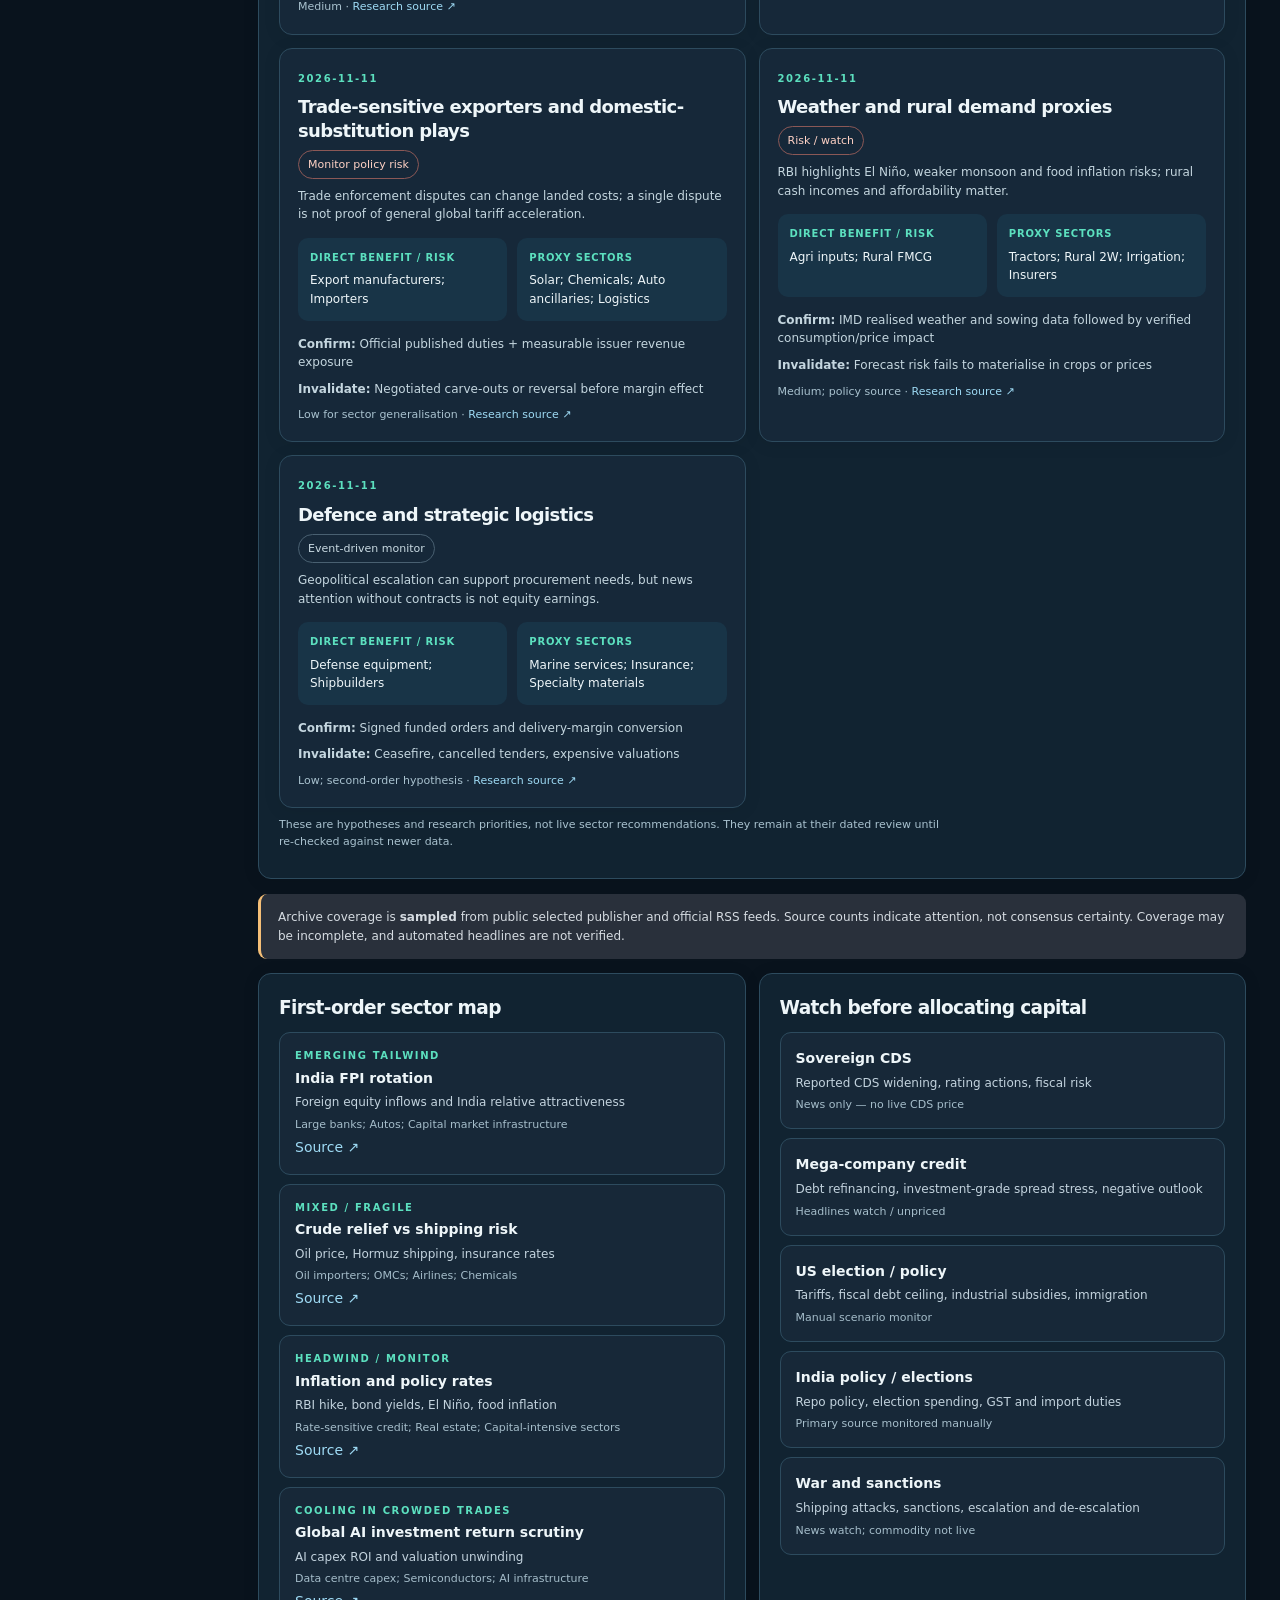
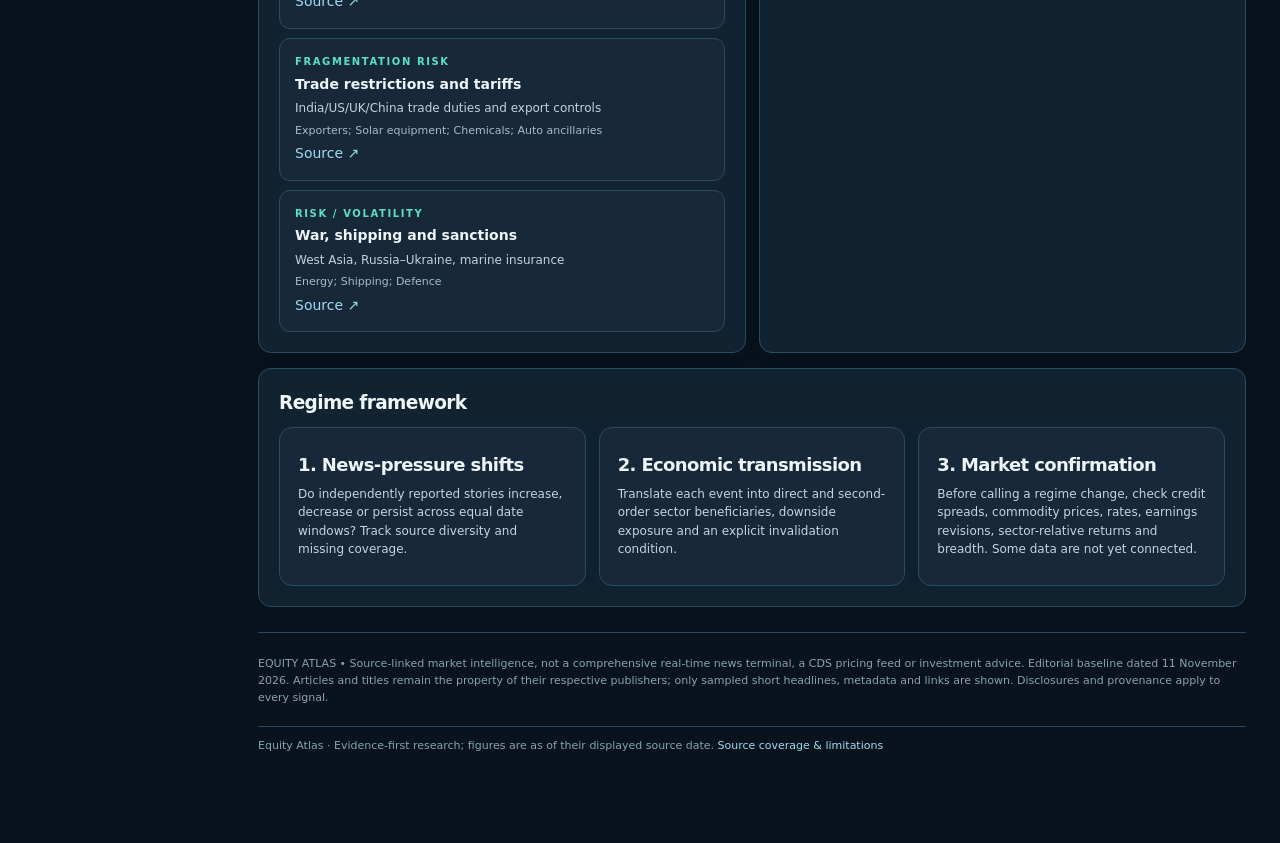
<file: news-radar.html>
<!doctype html><html lang="en"><head><meta charset="utf-8"><meta name="viewport" content="width=device-width,initial-scale=1"><meta name="theme-color" content="#08111b"><title>Market Regime & News Radar — Equity Atlas</title><style>
:root{--bg:#08111b;--surface:#101d2b;--raised:#16283a;--edge:#2b3f52;--txt:#e9f1f6;--muted:#94a9b9;--mint:#6ad6be;--blue:#88b6ef;--orange:#f5bf77;--red:#f18f8b}
*{box-sizing:border-box}body{margin:0;background:var(--bg);color:var(--txt);font:14px/1.55 Inter,-apple-system,BlinkMacSystemFont,"Segoe UI",system-ui,sans-serif}button,input,select{font:inherit}button{cursor:pointer}a{color:#95cfff;text-decoration:none}a:hover{text-decoration:underline}h1,h2,h3{letter-spacing:-.03em}h1{font-size:clamp(30px,4vw,43px);line-height:1.1;margin:6px 0 12px}h2{font-size:18px;margin:0 0 9px}h3{font-size:15px;margin:0 0 8px}p{margin:8px 0}.muted{color:var(--muted)}.small{font-size:12px}.eyebrow{font-size:10px;font-weight:800;letter-spacing:.16em;color:var(--mint);text-transform:uppercase}.app{display:grid;grid-template-columns:224px minmax(0,1fr);min-height:100vh}.side{padding:24px 15px;background:#0c1825;border-right:1px solid var(--edge);position:sticky;top:0;max-height:100vh;overflow:auto}.logo{display:flex;gap:11px;align-items:center;font-weight:800;font-size:15px;letter-spacing:.08em;padding:0 7px 26px}.symbol{display:grid;place-items:center;background:linear-gradient(145deg,#63d9b8,#83aefa);color:#123345;border-radius:11px;font-size:25px;width:34px;height:34px}.nav{display:grid;gap:4px}.nav button,.nav a{display:block;background:transparent;border:0;border-radius:9px;padding:12px;color:#a6bdca;text-align:left;width:100%;font-size:13px;text-decoration:none}.nav button.active,.nav button:hover,.nav a:hover{background:#1c3343;color:white}.nav button.active{box-shadow:inset 3px 0 var(--mint)}.side-note{margin-top:30px;background:#162b3c;border:1px solid #29485b;color:#a9c1ca;border-radius:12px;padding:13px;font-size:11px}.main{width:100%;max-width:1600px;margin:auto;padding:28px 34px 72px;min-width:0}.topbar{display:flex;justify-content:space-between;gap:16px;align-items:center;flex-wrap:wrap}.topbuttons{display:flex;align-items:center;gap:9px;flex-wrap:wrap}.btn,.linkbtn{border-radius:9px;border:1px solid #416479;background:#1a3345;color:#e2f2f7;padding:10px 13px;font-size:12px;text-decoration:none;display:inline-flex;align-items:center;justify-content:center;gap:5px}.btn:hover,.linkbtn:hover{background:#2b4858;text-decoration:none}.btn.primary{background:#1e6b58;border-color:#449c84}.btn:disabled{opacity:.55;cursor:not-allowed}.status{color:var(--muted);font-size:12px}.stat-dot{display:inline-block;background:var(--orange);border-radius:50%;width:8px;height:8px;margin-right:7px}.stat-dot.good{background:var(--mint)}.intro{display:flex;justify-content:space-between;gap:24px;align-items:flex-end;flex-wrap:wrap;margin:30px 0 23px}.intro p{color:var(--muted);max-width:820px}.count-pill{display:inline-block;border-radius:100px;background:#173f39;border:1px solid #337d69;padding:7px 11px;font-size:11px;color:#ace5ce}.filters{display:flex;gap:9px;flex-wrap:wrap;align-items:end;background:var(--surface);border:1px solid var(--edge);border-radius:13px;padding:14px 18px;margin-bottom:16px}.filters label{font-size:11px;color:#abc0cb;display:grid;gap:4px}.filters input,.filters select{background:#152c3b;color:var(--txt);border:1px solid #406176;border-radius:8px;padding:9px 10px;min-width:125px;color-scheme:dark}.filters .presets{display:flex;gap:6px;flex-wrap:wrap}.filters button.preset{border:1px solid #3c5b70;background:#1d3445;color:#cfe3e9;padding:10px 13px;border-radius:8px}.filters button.preset.active{background:#246952;color:white;border-color:#419f82}.panel{border:1px solid var(--edge);border-radius:14px;background:var(--surface);padding:20px;min-width:0}.hero{background:radial-gradient(circle at 84% 15%,#1d4b56,#132c3a 30%,#101e2a 72%);border:1px solid #355667;border-radius:16px;padding:24px;display:grid;grid-template-columns:minmax(0,1.45fr) minmax(220px,.75fr);gap:22px;margin-bottom:16px}.hero h2{font-size:26px;line-height:1.2;margin:5px 0}.hero p{font-size:14px;color:#c9dce5}.regimeBox{background:#1b3543;padding:17px;border:1px solid #4a6876;border-radius:13px}.regimeBox strong{display:block;font-size:21px;line-height:1.25;margin:9px 0}.regimeBox small{color:#adc3cb}.stats{display:grid;grid-template-columns:repeat(4,minmax(0,1fr));gap:12px;margin-bottom:16px}.stat{background:var(--surface);border:1px solid var(--edge);border-radius:12px;padding:16px}.stat strong{font-size:23px;display:block}.stat span{font-size:11px;color:var(--muted)}.tab{display:none}.tab.active{display:block}.contenthead{display:flex;align-items:center;justify-content:space-between;gap:12px;flex-wrap:wrap;margin:18px 0 13px}.grid2{display:grid;grid-template-columns:1fr 1fr;gap:13px}.grid3{display:grid;grid-template-columns:repeat(3,minmax(0,1fr));gap:13px}.tag{display:inline-flex;align-items:center;border:1px solid #496071;border-radius:100px;color:#c9dae2;padding:5px 9px;font-size:11px}.tag.risk{border-color:#8b5856;color:#ffd2c5}.tag.tail{border-color:#367963;color:#9be6c8}.tag.cool{border-color:#77634e;color:#f5c990}.theme{padding:18px;border:1px solid #324d5f;border-radius:13px;background:#162839}.theme h3{font-size:18px;margin:7px 0}.theme .actions{display:flex;gap:7px;flex-wrap:wrap}.theme small{color:var(--muted)}.theme p{font-size:12px;color:#c4d6df}.theme .pillrow{display:flex;gap:7px;align-items:center;flex-wrap:wrap;margin:12px 0}.line{border:0;border-top:1px solid var(--edge);margin:14px 0}.impacts{display:grid;grid-template-columns:1fr 1fr;gap:10px;margin:14px 0}.impact{background:#183447;border-radius:10px;padding:12px;font-size:12px}.impact.down{background:#342d35}.impact b{display:block;font-size:10px;letter-spacing:.08em;color:var(--mint);margin-bottom:6px}.impact.down b{color:var(--orange)}.move{font-weight:800}.move.up{color:var(--mint)}.move.down{color:var(--orange)}.move.unknown{color:var(--muted)}.tiny{font-size:11px}.event{padding:15px;border:1px solid var(--edge);border-radius:11px;background:#172838;display:grid;gap:4px}.event strong{font-size:14px}.event .byline{font-size:11px;color:#a5bdca}.event .reason{font-size:12px;color:#c3d3de}.event a{word-break:break-word}.list{display:grid;gap:9px}.riskrow{padding:16px 17px;border:1px solid #3a5364;border-radius:12px;background:#182b3b}.riskrow .riskhead{display:flex;align-items:center;justify-content:space-between;gap:12px;flex-wrap:wrap}.riskrow h3{font-size:16px;margin:0}.riskrow p{color:#bdcdd8;font-size:12px}.riskrow b{color:#d8e6eb}.riskcols{display:grid;grid-template-columns:1fr 1fr;gap:8px}.mono{font-family:ui-monospace,SFMono-Regular,Consolas,monospace}.notice{border-left:3px solid var(--orange);background:#29303b;padding:14px 17px;border-radius:9px;color:#d6dce2;font-size:12px}.selectrow{display:flex;gap:10px;flex-wrap:wrap;align-items:center}.selectrow select{background:#192c3c;border:1px solid #425d70;color:var(--txt);border-radius:8px;padding:9px 12px}table{width:100%;border-collapse:collapse;font-size:12px}th,td{border-bottom:1px solid var(--edge);text-align:left;padding:12px 10px;vertical-align:top}th{font-size:10px;color:var(--muted);letter-spacing:.07em;text-transform:uppercase}tr:last-child td{border:0}.scroller{overflow:auto}.source{color:#9ecfff}.footer{font-size:11px;color:#88a2b0;border-top:1px solid var(--edge);padding-top:22px;margin-top:25px}.subnote{font-size:11px;color:var(--muted)}.barwrap{background:#243f4e;height:7px;width:100%;border-radius:6px;overflow:hidden}.bar{height:7px;background:#6bd6bb;border-radius:6px}.search{border:1px solid #4c6374;border-radius:9px;background:#142839;color:white;padding:10px 13px;min-width:230px}.sectors{text-transform:capitalize}.track{display:flex;gap:8px;flex-wrap:wrap;margin-top:11px}.track a{background:#1d3d4f;border-radius:8px;border:1px solid #3e7184;font-size:11px;padding:8px 11px;text-decoration:none}.compare-card{padding:18px;border:1px solid #355466;border-radius:13px;background:#162b3b}.compare-card h3{font-size:17px}.faint{opacity:.7}
@media(max-width:1050px){.app{grid-template-columns:1fr}.side{z-index:5;position:sticky;top:0;max-height:none;display:flex;gap:12px;align-items:center;padding:10px 13px;white-space:nowrap;overflow:auto}.logo{font-size:0;padding:0}.symbol{width:34px;height:34px}.nav{display:flex;margin:0;gap:5px}.nav button,.nav a{width:auto;padding:10px 12px;white-space:nowrap}.side-note{display:none}.main{padding:22px 16px 60px}}@media(max-width:720px){.hero,.grid2{grid-template-columns:1fr}.stats,.grid3{grid-template-columns:1fr 1fr}.filters{align-items:stretch}}@media(max-width:460px){.stats,.grid3,.impacts,.riskcols{grid-template-columns:1fr}.filters label,.filters input{width:100%}.panel,.hero{padding:15px}}

.climate-row{display:grid;grid-template-columns:minmax(210px,.75fr) minmax(0,1.45fr);gap:18px}.climate-score{font-size:36px;line-height:1.15;font-weight:850;letter-spacing:-.05em;margin:7px 0}.climate-dial{height:12px;background:linear-gradient(90deg,#d98e87 0%,#8c9ca8 50%,#5dd8b0 100%);border-radius:100px;position:relative;margin:16px 0 11px}.climate-pin{position:absolute;top:-5px;height:22px;width:5px;border-radius:3px;background:white;box-shadow:0 1px 8px #000;transform:translateX(-50%)}.climate-categories{display:grid;grid-template-columns:repeat(3,minmax(0,1fr));gap:9px}.climate-categories div{border:1px solid var(--edge);border-radius:9px;padding:10px;background:#1a2d3c}.climate-categories b{display:block;font-size:18px}.climate-topic{border-bottom:1px solid var(--edge);padding:10px 0}.climate-topic:last-child{border-bottom:0}.climate-topic-head{display:flex;justify-content:space-between;gap:8px}.climate-topic small{color:var(--muted);display:block;margin-top:4px}.ai-meta{font-size:11px;color:var(--muted)}.ai-rating{font-size:22px;font-weight:800;letter-spacing:-.03em;margin:6px 0}.ai-sector{border:1px solid #3a5567;border-radius:11px;padding:14px;background:#182f3e}.ai-sector h3{font-size:16px}.ai-sector p{font-size:12px;color:#cbdee6}.ai-weakness{color:#f4c39e}.ai-caution{padding:13px;border:1px solid #7f654c;background:#2d2c34;border-radius:10px;color:#dfcbb4;font-size:12px}.pulse-history{display:flex;gap:10px;flex-wrap:wrap}.pulse-history span{background:#172c3b;padding:7px 11px;border:1px solid #365364;border-radius:8px;font-size:11px}@media(max-width:750px){.climate-row{grid-template-columns:1fr}}
</style><link rel="stylesheet" href="./assets/equity-ui.css"></head><body>
<div class="app"><aside class="side"><div class="logo"><span class="symbol">◇</span>EQUITY ATLAS</div><nav class="nav" id="nav">
<button data-tab="pulse" class="active">◉ Regime Pulse</button><button data-tab="themes">↗ Tailwinds & Themes</button><button data-tab="news">▤ News Evidence</button><button data-tab="risks">⚑ Global Risk & CDS</button><button data-tab="ai">✦ AI Research Reviews</button><button data-tab="history">◷ Change Detector</button><button data-tab="method">⊞ Methodology</button><a href="./market-desk.html">◉ Daily Market Intelligence</a><a href="./signals.html">◎ Rotation & Polymarket</a><a href="./index.html">← Home</a><a href="./sector-intelligence.html">Sector Intelligence</a></nav><div class="side-note"><b>CONTINUOUS RESEARCH</b><p>Headline sampling is automated and archived. Interpretation requires verification of primary sources and market confirmation.</p></div></aside>
<main class="main">
<div class="topbar"><div><div class="eyebrow">EQUITY ATLAS / RESEARCH DESK</div><div class="status" id="dataStatus"><span class="stat-dot"></span>Loading archived evidence</div></div><div class="topbuttons"><a class="linkbtn" href="https://github.com/ashu2526/equity-atlas/actions/workflows/news-radar.yml" target="_blank" rel="noopener">Run scan on GitHub ↗</a><a class="linkbtn" href="https://docs.google.com/spreadsheets/d/1oDLBXjciL8zRmoe4ueYxsZCs33nzO_LXUKRoK6el9Ug/edit" target="_blank" rel="noopener">Research Sheet ↗</a><button class="btn primary" id="refreshBtn">↻ Reload archive</button></div></div>
<div class="intro"><div><div class="eyebrow">MACRO → THEMES → SECTOR PROXIES → DEEP DIVES</div><h1>Market Regime & News Radar</h1><p>What changed since your last review? Detect rising market narratives, cooling trades and geopolitical/credit risks, then trace second-order effects into Indian listed sectors.</p></div><div><span class="count-pill">Research signals, not buy calls</span></div></div>
<div class="filters"><label>Window start <input type="date" id="startDate"></label><label>Window end <input type="date" id="endDate"></label><div class="presets"><button class="preset" data-days="7">7 days</button><button class="preset active" data-days="14">14 days</button><button class="preset" data-days="30">30 days</button></div><button class="btn" id="applyDates">Apply dates</button><span class="subnote" id="rangeNote">The comparison window has the same number of calendar days.</span></div>
<div id="hero"></div><div class="stats" id="stats"></div>
<div class="panel" id="liveClimate" style="margin-bottom:16px"><div class="contenthead" style="margin:0 0 12px"><h2>Live News Climate & Market Sentiment Proxy</h2><span class="tag" id="pulseAsOf">Awaiting first computed snapshot</span></div><div id="climateBody" class="climate-row"><p class="muted">Loading latest archived headline-climate statistics…</p></div><div id="pulseTrend" style="margin-top:13px"></div><p class="subnote" style="margin-top:10px">Automated sentiment is a source-balanced measure of headline wording, <b>not</b> an observed risk-on/risk-off market return index. No single theme is a buy signal; market confirmations remain separate.</p></div>
<section class="tab active" id="pulse"><div class="contenthead"><h2>What's moving the narrative?</h2><span class="tag">Evidence first · 11 Nov 2026 editorial baseline + future scans</span></div><div class="panel" style="margin-bottom:15px"><div class="contenthead"><h2>Sector Watchlist — tailwinds, proxies and cooling themes</h2><span class="tag">Analyst-curated as of 11 Nov 2026 · not current buy rankings</span></div><div class="grid2" id="sectorWatch"></div><p class="subnote">These are hypotheses and research priorities, not live sector recommendations. They remain at their dated review until re-checked against newer data.</p></div><div class="notice" id="coverageNote"></div><div class="grid2" style="margin-top:14px"><div class="panel"><h2>First-order sector map</h2><div id="pocketThemes" class="list"></div></div><div class="panel"><h2>Watch before allocating capital</h2><div id="pocketRisks" class="list"></div></div></div><div class="panel" style="margin-top:15px"><h2>Regime framework</h2><div class="grid3"><div class="theme"><h3>1. News-pressure shifts</h3><p>Do independently reported stories increase, decrease or persist across equal date windows? Track source diversity and missing coverage.</p></div><div class="theme"><h3>2. Economic transmission</h3><p>Translate each event into direct and second-order sector beneficiaries, downside exposure and an explicit invalidation condition.</p></div><div class="theme"><h3>3. Market confirmation</h3><p>Before calling a regime change, check credit spreads, commodity prices, rates, earnings revisions, sector-relative returns and breadth. Some data are not yet connected.</p></div></div></div></section>
<section class="tab" id="themes"><div class="contenthead"><h2>Theme Transmission Map</h2><span class="tag" id="themeCount"></span></div><div class="grid2" id="themeCards"></div></section>
<section class="tab" id="news"><div class="contenthead"><h2>News events and source links</h2><div class="selectrow"><select id="topicFilter"><option value="">All topics</option></select><input type="search" class="search" id="newsSearch" placeholder="Search titles or source…"></div></div><div class="notice" style="margin-bottom:14px">Automated items are unverified headline/link discovery, not full-text verified facts. Editorial notes separately identify what was actually checked. Displayed sentiment describes headline language only; it does not predict equity returns.</div><div id="newsList" class="grid2"></div></section>
<section class="tab" id="risks"><div class="contenthead"><h2>Global Threat Matrix</h2><span class="tag">Credit, policy, security and supply chain</span></div><div class="notice" style="margin-bottom:15px"><b>CDS distinction:</b> We monitor sovereign and large-company CDS/default/downgrade <em>news</em>; we do not have reliable live issuer CDS spreads. The <a href="https://fred.stlouisfed.org/series/BAMLH0A0HYM2" target="_blank" rel="noopener">US high-yield option-adjusted spread</a> is an imperfect public <b>credit-stress proxy</b>, not a named-company CDS quote. No missing CDS value is replaced with zero.</div><div id="riskRows" class="list"></div><div class="panel" style="margin-top:15px"><h2>Credit & CDS-related sampled headlines</h2><div id="creditNews" class="list"></div></div></section>
<section class="tab" id="history"><div class="contenthead"><h2>What changed between scans?</h2><span class="tag">Matched windows · 7/14/30 days</span></div><div class="notice" id="comparisonWarning"></div><div class="panel" style="margin-top:15px"><h2>News discovered between your selected dates</h2><div id="sinceScan" class="grid2"></div><p class="subnote">Choose your last review date above and apply the range. Publication dates and discovery dates are separate; neither headline totals nor linguistic tone prove a market regime change.</p></div><div class="panel" style="margin-top:15px"><div class="selectrow" style="justify-content:space-between;gap:12px;margin-bottom:12px"><h2 style="margin:0">Theme attention shifts</h2><span class="tag" id="comparisonCaption">Historical window comparison</span></div><div class="scroller"><table><thead><tr><th>Theme</th><th>Previous</th><th>Current</th><th>Coverage change</th><th>Unique publishers</th><th>Headline tone +/−/0</th><th>Signal</th></tr></thead><tbody id="comparisonRows"></tbody></table></div></div><div class="panel"><h2>Archived scanner runs</h2><div class="scroller"><table><thead><tr><th>UTC date</th><th>Source queries</th><th>New headlines</th><th>Retained archive</th><th>Missing coverage</th></tr></thead><tbody id="scanRows"></tbody></table></div></div></section>

<section class="tab" id="ai">
<div class="contenthead"><h2>Fortnightly AI-Reviewed Regime Assessments</h2><span class="tag">Separate from automated headline scores</span></div>
<div id="aiLatest" class="panel"><p class="muted">Loading latest available AI assessment…</p></div>
<div class="panel"><div class="contenthead"><h2>Review Archive & What Changed</h2><a href="https://github.com/ashu2526/equity-atlas/blob/main/data/news/ai-reviews.json" target="_blank" rel="noopener" class="linkbtn">Source-controlled report archive ↗</a></div><div id="aiArchive"></div></div>
<div class="panel"><h2>Research review rules</h2><p class="small muted">Each fortnightly analysis must recheck source articles, distinguish the archived news sample from published market facts, cite primary information where possible, compare conclusions with the prior report and make falsifiable tailwind/risk hypotheses. The initial 11 Nov report is provisional. Scheduled ChatGPT automation and GitHub upload are separately monitored: if a scheduled review fails to publish, the previous report stays visible with its original date.</p></div>
</section>
<section class="tab" id="method"><div class="panel"><h2>Methodology & known blindspots</h2><div class="scroller"><table><thead><tr><th>Control</th><th>Why it matters</th><th>Status</th></tr></thead><tbody id="methods"></tbody></table></div></div><div class="panel"><h2>Data architecture</h2><div class="grid3"><div class="theme"><h3>Daily automated discovery</h3><p>Scheduled GitHub Action checks selected publisher and institutional RSS feeds, then tags headline links by disclosed sector/macro keywords. Feed failures and missing coverage are recorded.</p></div><div class="theme"><h3>Permanent snapshots</h3><p>Each scan records its date, successful topics, sampled counts and missing coverage. Raw article links are deduplicated and kept for a limited rolling archive; snapshot summaries persist longer.</p></div><div class="theme"><h3>Source-controlled narratives</h3><p>Verified event and exposure hypotheses live in a separate curated ledger and Google Sheet. A headline cannot silently upgrade a thesis to an investable opportunity.</p></div></div><div class="track"><a href="https://github.com/ashu2526/equity-atlas/tree/main/data/news" target="_blank" rel="noopener">Raw source archive ↗</a><a href="https://github.com/ashu2526/equity-atlas/blob/main/data/news/config.json" target="_blank" rel="noopener">Source Registry ↗</a><a href="https://github.com/ashu2526/equity-atlas/actions/workflows/news-radar.yml" target="_blank" rel="noopener">Scanner schedule ↗</a></div></div></section>
<div class="footer">EQUITY ATLAS • Source-linked market intelligence, not a comprehensive real-time news terminal, a CDS pricing feed or investment advice. Editorial baseline dated 11 November 2026. Articles and titles remain the property of their respective publishers; only sampled short headlines, metadata and links are shown. Disclosures and provenance apply to every signal.</div>
</main></div>
<script>(function appLogic(){
"use strict";
const ROOT="https://raw.githubusercontent.com/ashu2526/equity-atlas/main/data/news/";
let editorial=null, config=null,archive={articles:[],firstScanAt:null},history={scans:[]},pulse=null, aiReports={schema:1,reviews:[]},pulseHistory={schema:1,snapshots:[]},dayStart=null,dayEnd=null,currentTab="pulse";
const $=s=>document.querySelector(s),$$=s=>Array.from(document.querySelectorAll(s));
const esc=s=>String(s??"").replace(/[&<>"']/g,ch=>({"&":"&amp;","<":"&lt;",">":"&gt;",'"':"&quot;","'":"&#39;"}[ch]));
const safeLink=s=>/^https:\/\/[a-z0-9.-]+\//i.test(String(s||""))?String(s):"#";
const anchor=(url,label)=>url&&safeLink(url)!=="#"?'<a href="'+esc(safeLink(url))+'" target="_blank" rel="noopener noreferrer">'+esc(label||"Source")+' ↗</a>':'<span class="muted">Not linked</span>';
const date=x=>new Date(String(x).slice(0,10)+"T12:00:00Z");
const iso=d=>new Date(d).toISOString().slice(0,10);
const plus=(d,n)=>new Date(date(d).getTime()+n*86400000);
const difference=(a,b)=>Math.max(1,Math.round((date(b)-date(a))/86400000)+1);
const addLimit=(str,max=190)=>String(str||"").length>max?String(str).slice(0,max-1)+"…":String(str||"");
function periods(){let n=difference(dayStart,dayEnd),end=plus(dayStart,-1),start=plus(dayStart,-n);return{current:[dayStart,dayEnd],prior:[iso(start),iso(end)],length:n}}
function articlesOfWindow(start,end){return archive.articles.filter(x=>x.published&&String(x.published).slice(0,10)>=start&&String(x.published).slice(0,10)<=end)}
function editorialOfWindow(start,end){return editorial.events.filter(x=>x.Date>=start&&x.Date<=end)}
function distinct(array){return new Set(array.filter(Boolean)).size}
function coveredPriorWindow(){
const p=periods();let scans=history.scans||[];
if(!archive.firstScanAt||!scans.length)return false;
const firstAvailable=String(archive.firstScanAt).slice(0,10);
return !!firstAvailable&&firstAvailable<=p.prior[0]&&scans.length>=2;
}
function counts(topic,window){return articlesOfWindow(window[0],window[1]).filter(a=>Array.isArray(a.topics)&&a.topics.includes(topic))}
function attention(topic){
let p=periods(),before=counts(topic,p.prior),after=counts(topic,p.current),can=coveredPriorWindow();
let sourceCount=distinct(after.map(x=>x.domain));
let delta=before.length?100*(after.length-before.length)/before.length:(after.length?null:0);
let status="Unknown";
if(can&&sourceCount>=2&&after.length>=4&&before.length>=3){
 if(delta>40)status="Rising attention";
 else if(delta< -35)status="Cooling attention";
 else status="Persistent coverage";
}
return{prior:before.length,current:after.length,sourceCount,delta,status,valid:can&&sourceCount>=2&&after.length>=4&&before.length>=3};
}
function toneSummary(topic){
 const a=counts(topic,periods().current);
 const p=a.filter(x=>x.headlineTone==="positive").length,n=a.filter(x=>x.headlineTone==="negative").length;
 return {p,n,neutral:a.length-p-n,total:a.length};
}
function dataLabel(){const a=archive.articles?.length||0, editorialDate=editorial.asOf||"—";$("#dataStatus").innerHTML=a?'<span class="stat-dot good"></span>Automated archive '+esc(archive.updatedAt?.slice(0,10)||"")+" · "+a+" sampled links":'<span class="stat-dot"></span>Curated baseline '+esc(editorialDate)+" · automated archive pending"}
function applyRange(){const a=$("#startDate").value,b=$("#endDate").value;if(!a||!b||a>b)return alert("Please select a valid date window.");if(difference(a,b)>90)return alert("Select up to 90 days per comparison.");dayStart=a;dayEnd=b;$("#rangeNote").textContent="Comparison: "+periods().prior.join(" through ")+" • "+periods().length+" days";render()}
function setDays(n){n=Number(n);dayEnd=iso(new Date());dayStart=iso(plus(dayEnd,-n+1));$("#startDate").value=dayStart;$("#endDate").value=dayEnd;$$(".preset").forEach(b=>b.classList.toggle("active",Number(b.dataset.days)===n));applyRange()}
function rangeStories(){return articlesOfWindow(dayStart,dayEnd)}
function renderHero(){
const sample=rangeStories(),events=editorialOfWindow(dayStart,dayEnd),completed=(history.scans||[]).length,can=coveredPriorWindow();
$("#hero").innerHTML='<div class="hero"><div><div class="eyebrow">MARKET REGIME / DATED EVIDENCE</div><h2>Constructive local flows, unresolved external stress</h2><p>This is the <strong>11 Nov 2026 editorial baseline</strong>: Indian FPI buying and bank/auto strength coexist with energy-shipping disruption, inflation risks and AI-capex uncertainty. It is not a continuously validated live market regime. Inspect current dated articles below before treating the narrative as current.</p><div class="track"><a href="./sector-intelligence.html">Sector deep-dive framework ↗</a><a href="#history" data-jump="history">View change detector ↗</a></div></div><div class="regimeBox"><div class="eyebrow">CHANGE SIGNAL CONFIDENCE</div><strong>'+(can?'Comparison coverage available':'Awaiting comparable scans')+'</strong><small>'+(can?'Counts are topic-query samples, not a full-market or price regime confirmation.':'After two comparable date windows are collected, we can detect attention shifts rather than infer them.')+'</small></div></div>';
$("#stats").innerHTML=[
{n:editorial.themes.length,k:"Mapped macro themes"},
{n:events.length,k:"Source-curated events in window"},
{n:sample.length,k:"Auto-discovered headline links in window"},
{n:completed,k:"Archived scheduled scans"}
].map(v=>'<div class="stat"><strong>'+v.n+'</strong><span>'+esc(v.k)+'</span></div>').join("");
$("#coverageNote").innerHTML=sample.length?'Archive coverage is <b>sampled</b> from public selected publisher and official RSS feeds. Source counts indicate attention, not consensus certainty. Coverage may be incomplete, and automated headlines are not verified.':'<b>No automated headlines yet for the chosen window.</b> The radar displays a limited source-curated 11 November 2026 baseline. It cannot measure a statistically defensible change until comparable scan windows exist.';
const topics=editorial.themes.slice(0,6);
$("#sectorWatch").innerHTML=(editorial.watchCandidates||[]).map(c=>
 '<article class="theme"><span class="eyebrow">'+esc(c["As Of"])+'</span><h3>'+esc(c["Sector / Theme"])+'</h3><span class="tag '+typeClass(c.Bucket)+'">'+esc(c.Bucket)+'</span><p>'+esc(c["Investment Thesis To Watch"])+'</p><div class="impacts"><div class="impact"><b>DIRECT BENEFIT / RISK</b>'+esc(c["Direct Exposure"])+'</div><div class="impact"><b>PROXY SECTORS</b>'+esc(c["Proxy / Second Order"])+'</div></div><p><b>Confirm:</b> '+esc(c["Confirmation Needed"])+'</p><p><b>Invalidate:</b> '+esc(c["Invalidate / Caution"])+'</p><div class="subnote">'+esc(c.Confidence)+' · '+anchor(c["Evidence URL"],"Research source")+'</div></article>'
 ).join("");
$("#pocketThemes").innerHTML=topics.map(t=>'<div class="event"><div class="eyebrow">'+esc(t["Directional Setup"])+'</div><strong>'+esc(t.Theme)+'</strong><div class="reason">'+esc(addLimit(t.Driver,145))+'</div><div class="byline">'+esc(t["Direct Sectors"])+'</div><div>'+anchor(t.Source,"Source")+'</div></div>').join("");
$("#pocketRisks").innerHTML=editorial.riskWatch.slice(0,5).map(r=>'<div class="event"><strong>'+esc(r.Category)+'</strong><div class="reason">'+esc(addLimit(r["Risk to Watch"],155))+'</div><div class="byline">'+esc(r["Data Status"])+'</div></div>').join("");
$$("[data-jump]").forEach(el=>el.onclick=e=>{e.preventDefault();switchTab(el.dataset.jump)});
}
function typeClass(s){s=String(s||"").toLowerCase();return s.includes("tailwind")||s.includes("emerging")?"tail":s.includes("cool")?"cool":s.includes("risk")||s.includes("headwind")?"risk":""}
function renderThemes(){
$("#themeCount").textContent=editorial.themes.length+" mapped cross-sector themes";
$("#themeCards").innerHTML=editorial.themes.map((t,i)=>{
const a=attention(t["Theme ID"]),status=a.valid?("AUTOMATED "+a.status.toUpperCase()):"Attention change unconfirmed";
return'<article class="theme"><div class="eyebrow">'+esc(t["Theme ID"])+'</div><h3>'+esc(t.Theme)+'</h3><div class="pillrow"><span class="tag '+typeClass(t["Directional Setup"])+'">'+esc(t["Directional Setup"])+'</span><span class="tag">'+esc(status)+'</span></div><p class="subnote">Sampled headline language: '+toneSummary(t["Theme ID"]).p+' positive / '+toneSummary(t["Theme ID"]).n+' negative / '+toneSummary(t["Theme ID"]).neutral+' neutral (not investment sentiment)</p><p>'+esc(t.Driver)+'</p><div class="impacts"><div class="impact"><b>DIRECT SECTOR EXPOSURES</b>'+esc(t["Direct Sectors"])+'</div><div class="impact"><b>SECOND-ORDER / PROXY</b>'+esc(t["Second-order / Proxy Sectors"])+'</div><div class="impact"><b>IF THESIS HOLDS</b>'+esc(t["Potential Beneficiaries if Thesis Holds"])+'</div><div class="impact down"><b>VULNERABLE / OFFSETS</b>'+esc(t["Vulnerable / Offsets"])+'</div></div><p><b>Regime trigger:</b> '+esc(t["Regime Trigger"])+'</p><p><b>Invalidation:</b> '+esc(t.Invalidation)+'</p><hr class="line"/><div class="actions"><span class="tiny muted">'+esc(t["As Of"])+' · '+esc(t.Confidence)+'</span>'+anchor(t.Source,"Evidence")+' <button class="btn" data-theme="'+esc(t["Theme ID"])+'">Related headlines ('+a.current+')</button></div></article>'
}).join("");
$$("[data-theme]").forEach(b=>b.onclick=()=>{$("#topicFilter").value=b.dataset.theme;switchTab("news")});
}
function timelineItems(){
const auto=rangeStories().map(a=>({id:a.id,date:a.published?.slice(0,10),time:a.published?.slice(11,16),title:a.title||"",url:a.url,source:a.domain||"Unknown",topic:(a.topics||[])[0]||"other",type:"Automated discovery",note:"Unverified headline; "+(a.headlineTone||"neutral")+" title-language tone"}));
const curated=editorialOfWindow(dayStart,dayEnd).map((x,i)=>({id:"ed"+i,date:x.Date,time:"",title:x["Event / Evidence"],url:x.URL,source:x.Source,topic:x["Theme ID"],type:"Source-curated research",note:x["What Changed"],direction:x["Tone / Direction"]}));
return curated.concat(auto).sort((a,b)=>String(b.date).localeCompare(String(a.date))||a.type.localeCompare(b.type));
}
function renderNews(){
const entries=timelineItems(),value=$("#topicFilter").value,q=$("#newsSearch").value.toLowerCase();
let filtered=entries.filter(e=>(!value||e.topic===value)&&(!q||(e.title+" "+e.source+" "+e.topic).toLowerCase().includes(q)));
$("#newsList").innerHTML=filtered.length?filtered.slice(0,160).map(x=>'<article class="event"><div class="eyebrow">'+esc(x.type)+' · '+esc(x.date)+'</div><strong>'+esc(x.title)+'</strong><div class="byline">'+esc(x.source)+' · '+esc(x.topic)+(x.direction?' · '+esc(x.direction):"")+'</div><div class="reason">'+esc(addLimit(x.note,230))+'</div><div>'+anchor(x.url,"Read source")+'</div></article>').join(""):'<div class="panel" style="grid-column:1/-1">No matching articles or curated events in this date window. Lack of headlines does not mean the absence of a risk.</div>';
}
function renderRisks(){
$("#riskRows").innerHTML=editorial.riskWatch.map(r=>'<article class="riskrow"><div class="riskhead"><h3>'+esc(r.Category)+'</h3><span class="tag risk">'+esc(r["Data Status"])+'</span></div><p><b>Regions / companies:</b> '+esc(r["Entities / Regions"])+'</p><div class="riskcols"><div><p><b>Developing risk:</b> '+esc(r["Risk to Watch"])+'</p><p><b>Escalate when:</b> '+esc(r["Trigger to Escalate"])+'</p></div><div><p><b>India transmission:</b> '+esc(r["Transmission to India"])+'</p><p><b>Watch sectors:</b> '+esc(r["Follow-up Sector"])+'</p></div></div>'+anchor(r["Reliable Source"],"Primary / reference")+'</article>').join("");
let arr=rangeStories().filter(r=>(r.topics||[]).some(s=>["credit_cds","mega_credit","sovereign_credit","tech_credit"].includes(s)));
$("#creditNews").innerHTML=arr.length?arr.slice(0,18).map(r=>'<div class="event"><div class="eyebrow">'+esc(r.published?.slice(0,10))+' · '+esc(r.domain)+'</div><strong>'+esc(r.title)+'</strong><p>'+anchor(r.url,"Read full article")+'</p></div>').join(""):'<div class="event">No automated credit/CDS articles collected for this date window. Public CDS price data are unavailable; use linked risk and FRED references, and verify any material risk separately.</div>';
}
function renderHistory(){
const can=coveredPriorWindow(),p=periods(),scan=history.scans||[];
const recent=rangeStories();
const discovered=recent.filter(a=>a.discovered&&a.discovered.slice(0,10)>=dayStart&&a.discovered.slice(0,10)<=dayEnd);
const byTheme={};for(const a of recent)for(const tag of (a.topics||[]))byTheme[tag]=(byTheme[tag]||0)+1;
const ranked=Object.entries(byTheme).sort((a,b)=>b[1]-a[1]).slice(0,7);
$("#sinceScan").innerHTML='<div class="compare-card"><div class="eyebrow">SELECTED PUBLICATION WINDOW</div><h3>'+recent.length+' sampled relevant news links</h3><p class="small muted">Published '+esc(dayStart)+' through '+esc(dayEnd)+'. '+discovered.length+' of these were first discovered by the crawler during this same window. Archived scanner runs: '+scan.length+'.</p></div><div class="compare-card"><h3>Most frequently discussed themes</h3>'+(ranked.length?ranked.map(x=>'<p class="small">'+esc((config.topics||[]).find(t=>t.id===x[0])?.label||x[0])+' · '+x[1]+' source links</p>').join(""):'<p class="muted small">No topic-tagged items found for this date range.</p>')+'</div>';
$("#comparisonCaption").textContent=p.prior[0]+" to "+p.prior[1]+" vs "+p.current[0]+" to "+p.current[1];
$("#comparisonWarning").innerHTML=can?'This compares RSS-feed <b>sampled headline attention</b> across equal-length windows. Rising counts or negative headline-language tone are NOT proof of rising credit risk or sector returns. Missing feeds and query caps affect confidence.':'<b>Not enough comparable history to claim regime change.</b> Previous window: '+esc(p.prior[0])+'–'+esc(p.prior[1])+'. The collector has not archived sufficiently consistent source observations across both windows. Counts below are provisional discovery samples only.';
$("#comparisonRows").innerHTML=(config.topics||[]).map(t=>{
let v=attention(t.id);
let delta=v.valid?(v.delta>0?"+":"")+v.delta.toFixed(0)+"%":"N/A";
return'<tr><td><b>'+esc(t.label)+'</b><br><span class="tiny muted">'+esc(t.id)+'</span></td><td>'+v.prior+'</td><td>'+v.current+'</td><td>'+delta+'</td><td>'+v.sourceCount+'</td><td>'+toneSummary(t.id).p+' / '+toneSummary(t.id).n+' / '+toneSummary(t.id).neutral+'</td><td><span class="move '+(v.status==="Rising attention"?"up":v.status==="Cooling attention"?"down":"unknown")+'">'+esc(v.status)+'</span></td></tr>'
}).join("");
$("#scanRows").innerHTML=scan.length?scan.slice(0,70).map(r=>'<tr><td>'+esc(r.asOf?.slice(0,16)||"")+'</td><td>'+esc(r.queriesSucceeded)+' / '+esc(r.queriesTotal)+'</td><td>'+esc(r.newUniqueArticles)+'</td><td>'+esc(r.retainedArticles)+'</td><td>'+esc(Object.keys(r.queriesFailed||{}).join(", ")||"No reported errors")+'</td></tr>').join(""):'<tr><td colspan="5">No automatic runs archived yet. The curated 11 Nov 2026 baseline remains available but is not comparable to RSS-feed sampled volume.</td></tr>';
}
function renderMethods(){
$("#methods").innerHTML=editorial.methodology.map(x=>'<tr><td><b>'+esc(x.Field)+'</b></td><td>'+esc(x.Rule)+'<br><span class="muted">'+esc(x.Reason)+'</span></td><td>'+esc(x["Implementation Status"])+'</td></tr>').join("");
}
function renderPulseAndAI(){
 const snapshots=(pulseHistory?.snapshots||[]).slice(0,30).reverse().filter(x=>Number.isFinite(x.overall?.languageIndex));
if(snapshots.length){
 const pos=snapshots.map((x,i)=>({x:snapshots.length===1?235:25+(i*440/(snapshots.length-1)),y:76-(x.overall.languageIndex*0.58),v:x.overall.languageIndex,d:String(x.generatedAt||"").slice(0,10)}));
 const path=pos.map((p,i)=>(i?"L":"M")+p.x.toFixed(1)+" "+p.y.toFixed(1)).join(" ");
 const dots=pos.map(p=>'<circle cx="'+p.x+'" cy="'+p.y+'" r="4" fill="#6ad6be"><title>'+esc(p.d)+' · headline index '+p.v+'</title></circle>').join("");
 $("#pulseTrend").innerHTML='<div class="eyebrow">ARCHIVED DAILY NEWS-CLIMATE TREND · LAST '+snapshots.length+' SNAPSHOTS</div><svg viewBox="0 0 470 154" style="width:100%;max-width:680px;height:150px" role="img" aria-label="Daily source-balanced headline language trend"><line x1="15" x2="455" y1="76" y2="76" stroke="#6f8295" stroke-dasharray="4 4"/><text x="455" y="70" text-anchor="end" fill="#94a9b9" font-size="10">Neutral 0</text><path d="'+path+'" fill="none" stroke="#6ad6be" stroke-width="2.5"/>'+dots+'<text x="20" y="145" font-size="11" fill="#9fb7c3">'+esc(pos[0].d)+'</text><text x="450" y="145" text-anchor="end" font-size="11" fill="#9fb7c3">'+esc(pos[pos.length-1].d)+'</text></svg><p class="subnote">Historical title-language index is not market price performance. Do not interpret a single-day change as a regime shift.</p>';
}else{$("#pulseTrend").innerHTML='<p class="subnote">Daily sentiment history will appear as the scanner accumulates snapshots.</p>';}

const asOf=pulse?.generatedAt?.slice(0,16)?.replace("T"," ")||"Not computed";
 $("#pulseAsOf").textContent=pulse?"Snapshot "+asOf+" UTC · rules-based":"Automatic snapshot unavailable";
 if(!pulse){
 $("#climateBody").innerHTML='<div class="notice">Headline climate has not been computed or its archive is unavailable. No sentiment score is inferred.</div>';
 }else{
  const m=pulse.overall||{},index=Number.isFinite(m.languageIndex)?m.languageIndex:null;
  const pct=index===null?50:Math.min(97,Math.max(3,50+index/2));
  const categories=(pulse.topics||[]).filter(t=>t.items>0).slice(0,7);
  $("#climateBody").innerHTML=
    '<div><div class="eyebrow">NEWS-ONLY SENTIMENT INDEX · SOURCE-BALANCED</div><div class="climate-score">'+(index===null?"N/A":(index>=0?"+":"")+index.toFixed(1))+'<span class="small muted"> / 100</span></div><h3>'+esc(m.label||"Unknown")+'</h3><div class="climate-dial"><span class="climate-pin" style="left:'+pct+'%"></span></div><div class="climate-categories"><div><b>'+esc(m.positive??"—")+'</b><small>Positive titles</small></div><div><b>'+esc(m.negative??"—")+'</b><small>Negative titles</small></div><div><b>'+esc(m.neutral??"—")+'</b><small>Neutral titles</small></div></div><p class="subnote">'+esc(m.items??0)+' dated headline links across '+esc(m.publishers??0)+' publisher domains. Largest source share: '+esc(m.sourceConcentration??"—")+'%. Market regime: <b>not independently confirmed</b>.</p></div>'+
    '<div><div class="eyebrow">TOP MONITORED THEMES · NOT INVESTMENT RANKINGS</div>'+categories.map(t=>'<div class="climate-topic"><div class="climate-topic-head"><b>'+esc(t.title)+'</b><span class="tag">'+esc(t.items)+' headlines</span></div><small>'+esc(t.publishers)+' publisher(s) · '+esc(t.label)+(t.attentionDeltaPct===null?" · history insufficient":" · coverage "+esc(t.attentionDeltaPct)+"% vs prior period")+'</small><small><b>Direct:</b> '+esc(t.directSectors||"Not mapped")+' <b>Proxy:</b> '+esc(t.proxySectors||"Not mapped")+'</small>'+((t.exampleSources||[])[0]?'<small>'+anchor(t.exampleSources[0].url,"Example source")+'</small>':"")+'</div>').join("")+'</div>';
 }
 const reviews=Array.isArray(aiReports?.reviews)?aiReports.reviews.slice().sort((a,b)=>String(b.asOf).localeCompare(String(a.asOf))):[];
 const r=reviews[0];
 if(!r){
 $("#aiLatest").innerHTML='<div class="notice">No reviewed interpretation has been published. Daily news sentiment is available separately; this page does not generate AI claims just from the headlines.</div>';
 $("#aiArchive").innerHTML='<p class="muted">No AI reviews yet.</p>';return;
 }
 const regime=r.regime||{};
 const sector=(r.sectors||[]).map(s=>'<div class="ai-sector"><div class="eyebrow">'+esc(s.stance||"Research")+' · '+esc(s.strength||"Unrated")+'</div><h3>'+esc(s.sector)+'</h3><p>'+esc(s.why||"")+'</p><p><b>Proxy:</b> '+esc(s.proxy||"")+'</p><p><b>Confirm:</b> '+esc(s.trigger||"")+'</p><p class="ai-weakness"><b>Risk:</b> '+esc(s.risk||"")+'</p><div>'+((s.sources||[]).slice(0,2).map((url,i)=>anchor(url,"Source "+(i+1))).join(" · "))+'</div></div>').join("");
 $("#aiLatest").innerHTML='<div class="eyebrow">AI-REVIEWED RESEARCH · '+esc(r.asOf||"")+'</div><div class="ai-rating">'+esc(regime.assessment||"Undetermined")+'</div><h2>'+esc(r.headline||"Market assessment")+'</h2><p class="small">'+esc(regime.confidenceReason||"")+'</p><p class="ai-meta"><b>Review type:</b> '+esc(r.kind||"")+' · <b>Confidence:</b> '+esc(regime.confidence||"unrated")+' · <b>Published status:</b> '+esc(r.status||"unknown")+'</p><div class="ai-caution">'+esc(r.limitations||"Limited evidence. Research is not a trade recommendation.")+'</div><div class="contenthead"><h2>Sector implications and second-order opportunities</h2></div><div class="grid2">'+sector+'</div><hr class="line"/><div class="grid2"><div><h3>What could change our mind?</h3><ul class="small muted">'+(r.whatToVerifyNext||[]).map(x=>'<li>'+esc(x)+'</li>').join("")+'</ul></div><div><h3>Global risks under review</h3>'+(r.topRisks||[]).map(x=>'<p class="small"><b>'+esc(x.risk)+':</b> '+esc(x.watch||"")+'</p>').join("")+'</div></div>';
 $("#aiArchive").innerHTML=reviews.map(x=>'<div class="event" style="margin-bottom:8px"><div class="eyebrow">'+esc(x.asOf||"")+' · '+esc(x.kind||"research")+'</div><strong>'+esc(x.headline||"Report")+'</strong><div class="reason">'+esc(x.sincePrevious||"Not compared")+'</div><small class="muted">'+esc(x.regime?.assessment||"No market conclusion")+' · '+esc(x.status||"")+'</small></div>').join("");
}

function render(){if(!editorial||!config)return;dataLabel();renderHero();renderThemes();renderNews();renderRisks();renderHistory();renderMethods();renderPulseAndAI()}
function switchTab(id){if(!$("#"+id))return;currentTab=id;$$("#nav button").forEach(b=>b.classList.toggle("active",b.dataset.tab===id));$$(".tab").forEach(s=>s.classList.toggle("active",s.id===id));window.history.replaceState(null,"","#"+id);window.scrollTo({top:0,behavior:"auto"})}
async function get(path){let urls=[ROOT+path+"?v="+Date.now(),"./data/news/"+path];let error=null;for(let u of urls){try{const r=await fetch(u,{cache:"no-store"});if(!r.ok)throw Error("HTTP "+r.status);return await r.json()}catch(e){error=e}}throw error||Error("Failed to load")}
async function load(){
$("#dataStatus").innerHTML='<span class="stat-dot"></span>Loading source archive';
const res=await Promise.allSettled([get("editorial.json"),get("config.json"),get("articles.json"),get("scans.json"),get("market-pulse.json"),get("ai-reviews.json"),get("pulse-history.json")]);
if(res[0].status!=="fulfilled"||res[1].status!=="fulfilled"){
$("#dataStatus").textContent="Cannot load baseline research data";
$("#hero").innerHTML='<div class="notice">The editorial data archive could not be loaded. <a href="https://github.com/ashu2526/equity-atlas/tree/main/data/news">Open raw research files on GitHub</a>.</div>';
return;
}
editorial=res[0].value;config=res[1].value;
archive=res[2].status==="fulfilled"?res[2].value:{articles:[],firstScanAt:null};
history=res[3].status==="fulfilled"?res[3].value:{scans:[]};
pulse=res[4].status==="fulfilled"?res[4].value:null;
aiReports=res[5].status==="fulfilled"?res[5].value:{schema:1,reviews:[]};
pulseHistory=res[6].status==="fulfilled"?res[6].value:{schema:1,snapshots:[]};
const selected=$("#topicFilter").value;
$("#topicFilter").innerHTML='<option value="">All topics</option>'+(config.topics||[]).map(t=>'<option value="'+esc(t.id)+'">'+esc(t.label)+'</option>').join("");
$("#topicFilter").value=selected;
render();
}
$$("#nav button").forEach(b=>b.onclick=()=>switchTab(b.dataset.tab));
$$(".preset").forEach(b=>b.onclick=()=>setDays(b.dataset.days));
$("#applyDates").onclick=applyRange;
$("#newsSearch").oninput=renderNews;
$("#topicFilter").onchange=renderNews;
$("#refreshBtn").onclick=load;
dayEnd=iso(new Date());dayStart=iso(plus(dayEnd,-13));
$("#startDate").value=dayStart;$("#endDate").value=dayEnd;
const initial=location.hash.slice(1);if(initial) switchTab(initial);
load();
})();</script><script defer src="./assets/equity-shell.js"></script></body></html>
</file>
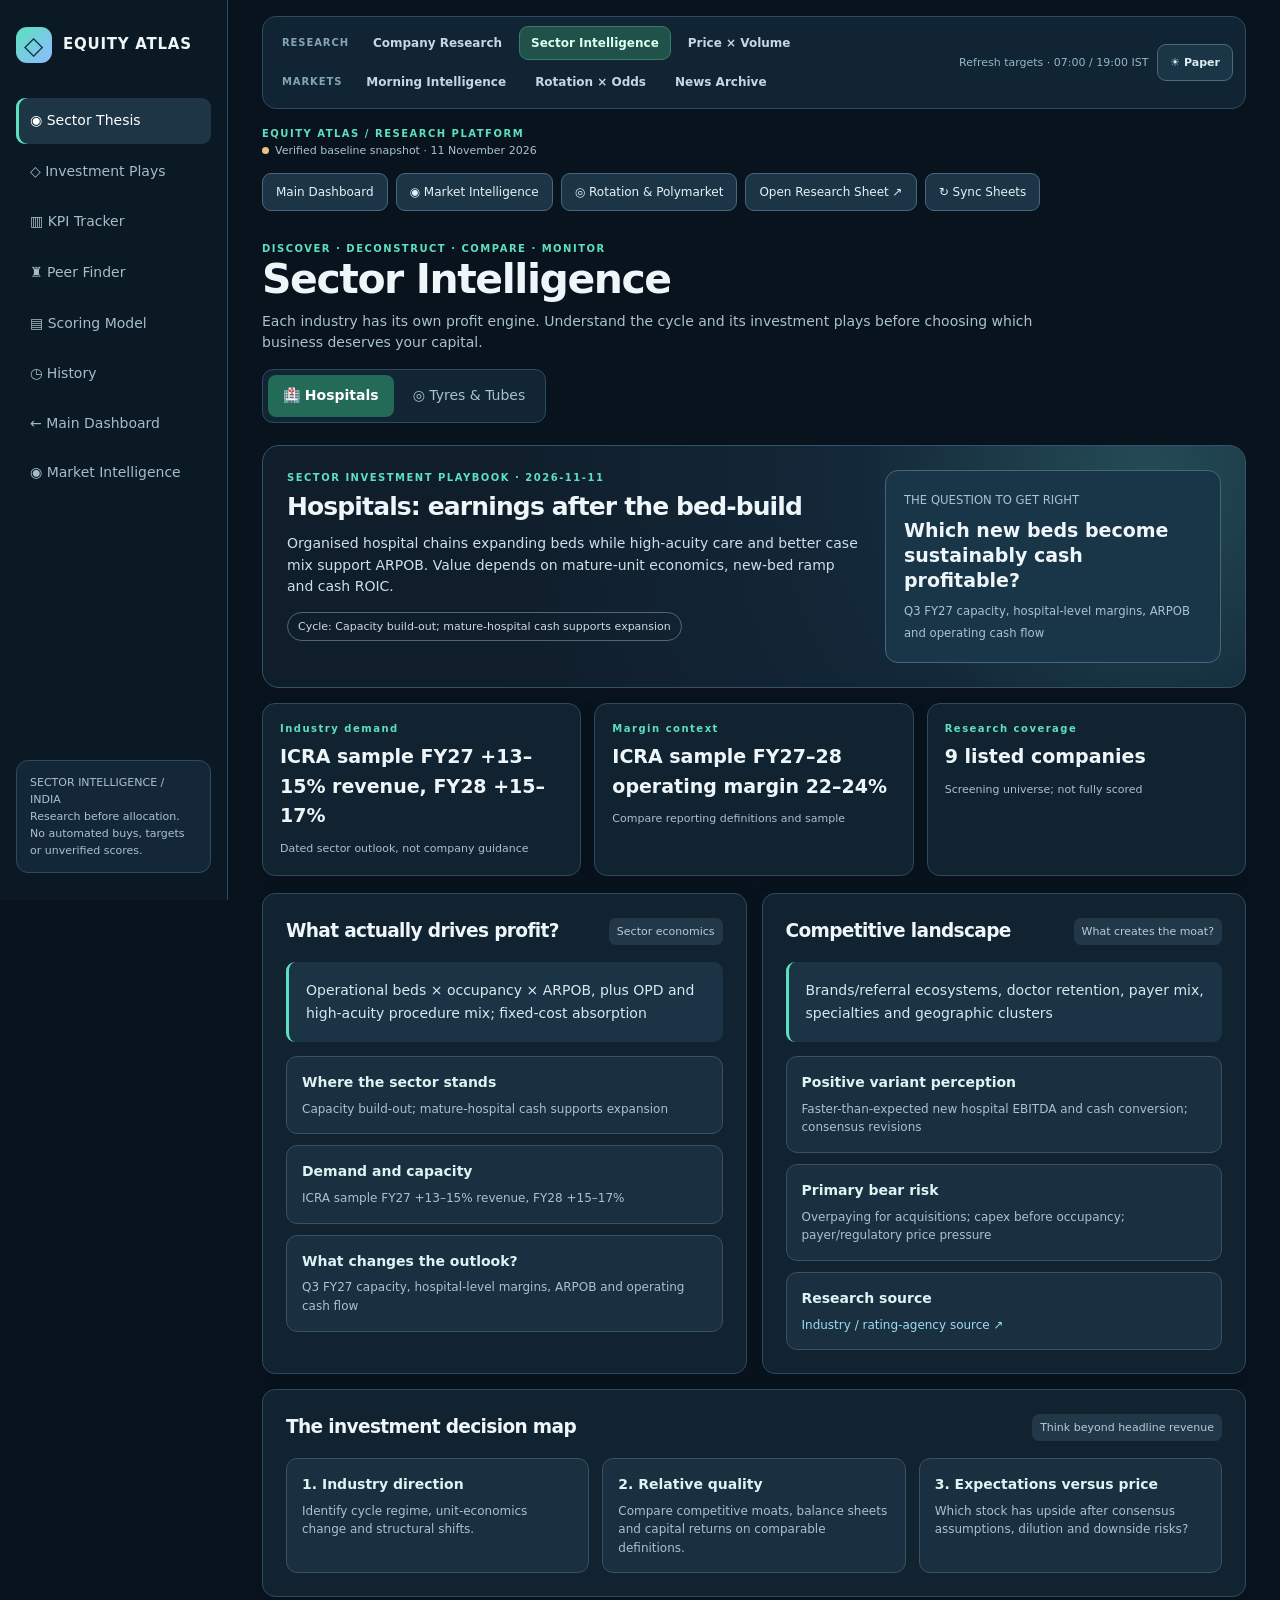
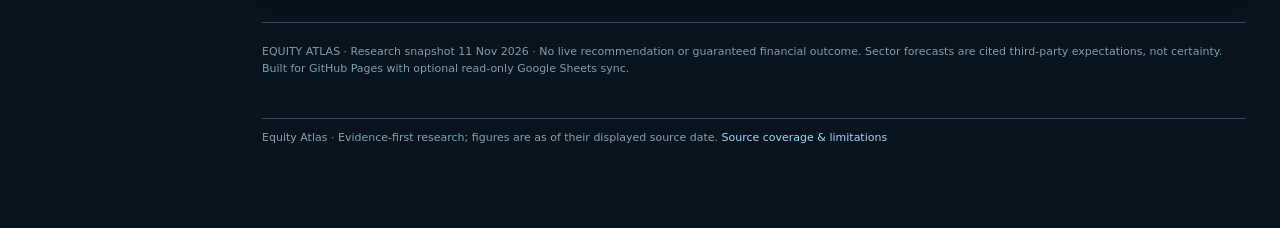
<file: sector-intelligence.html>
<!doctype html>
<html lang="en"><head><meta charset="utf-8"><meta name="viewport" content="width=device-width, initial-scale=1"><meta name="theme-color" content="#07121c"><title>Sector Intelligence — Equity Atlas</title><style>
:root{--bg:#07121c;--panel:#101e2a;--pane2:#162938;--pane3:#1d3646;--line:#284253;--text:#e8f3f5;--muted:#95b0bd;--aqua:#5edfc0;--blue:#8fbbff;--amber:#edc181;--red:#efaaa5}
*{box-sizing:border-box}html{scroll-behavior:smooth}body{margin:0;background:var(--bg);color:var(--text);font:14px/1.57 Inter,system-ui,-apple-system,"Segoe UI",Arial,sans-serif}
button,input{font:inherit}button{cursor:pointer}a{color:#98ceef;text-decoration:none}a:hover{text-decoration:underline}
h1,h2,h3,p{margin-top:0}h1{font-size:clamp(27px,3.2vw,44px);line-height:1.08;letter-spacing:-.045em;margin-bottom:8px}h2{font-size:19px;letter-spacing:-.02em}h3{font-size:15px}.sm{font-size:12px}.tiny{font-size:11px}.muted{color:var(--muted)}
.wrap{display:grid;grid-template-columns:228px 1fr;min-height:100vh}.sidebar{background:#0b1924;border-right:1px solid var(--line);padding:27px 16px;position:sticky;top:0;height:100vh;display:flex;flex-direction:column}.brand{display:flex;align-items:center;gap:11px;font-weight:830;letter-spacing:.05em;font-size:15px}.logo{height:36px;width:36px;border-radius:11px;display:grid;place-items:center;color:#103044;background:linear-gradient(135deg,var(--aqua),var(--blue));font-size:25px}
.nav{margin-top:35px;display:grid;gap:5px}.nav button{width:100%;color:#a4bdc9;background:none;border:0;text-align:left;padding:12px 14px;border-radius:9px}.nav button:hover,.nav button.active{background:#1d3545;color:#fff}.nav button.active{box-shadow:inset 3px 0 var(--aqua)}.nav a{padding:11px 14px;color:#a4bdc9}.side-foot{margin-top:auto;padding:13px;background:#142738;border-radius:12px;border:1px solid var(--line);color:var(--muted);font-size:11px}
.main{max-width:1510px;padding:27px 34px 65px;width:100%;margin:auto;min-width:0}.top{display:flex;align-items:center;justify-content:space-between;gap:14px;flex-wrap:wrap}.eyebrow{font-size:10px;font-weight:800;letter-spacing:.15em;color:var(--aqua)}.topright{display:flex;gap:8px;align-items:center;flex-wrap:wrap}.btn{border:1px solid #48677c;border-radius:9px;padding:9px 13px;background:#1b3446;color:#e5f2f7;font-size:12px}.btn:hover{background:#25465a}.btn.primary{background:#226b58;border-color:#4bc6a3}.btn:disabled{opacity:.45;cursor:not-allowed}.status{color:var(--muted);font-size:11px}.dot{display:inline-block;width:7px;height:7px;border-radius:50%;background:var(--amber);margin-right:6px}.dot.live{background:var(--aqua)}
.headrow{display:flex;align-items:flex-end;justify-content:space-between;gap:15px;flex-wrap:wrap;margin:30px 0 22px}.headrow p{color:var(--muted);max-width:775px;margin:0}.switch{background:#122535;border:1px solid var(--line);padding:5px;display:flex;gap:4px;border-radius:11px}.switch button{border:0;border-radius:8px;padding:10px 15px;color:#a8c1ce;background:transparent}.switch button.active{background:#236a57;color:white;font-weight:700}
.hero{border:1px solid #31546a;border-radius:17px;padding:24px;background:radial-gradient(circle at 90% 10%,#244c56,#132839 32%,#101d2a 75%);display:grid;grid-template-columns:1.6fr .94fr;gap:26px;margin-bottom:15px}.hero h2{font-size:25px;line-height:1.2;margin:7px 0 11px}.hero p{font-size:14px;color:#cbe1ea;max-width:760px}.pill{display:inline-block;border:1px solid #4c6a78;color:#c9dbe2;border-radius:100px;padding:5px 10px;font-size:11px}.highlight{border:1px solid #466779;border-radius:13px;background:#193548;padding:18px}.highlight strong{font-size:19px;display:block;line-height:1.3;margin:8px 0}.highlight small{color:var(--muted)}
.metricgrid{display:grid;grid-template-columns:repeat(3,1fr);gap:13px;margin-bottom:17px}.metric{background:var(--panel);border:1px solid var(--line);border-radius:13px;padding:17px}.metric strong{font-size:19px;display:block;margin:6px 0}.metric small{font-size:11px;color:var(--muted)}
.tabs{display:none}.tabs.active{display:block}.panel{background:var(--panel);border:1px solid var(--line);border-radius:15px;padding:23px;margin-bottom:15px;min-width:0}.grid2{display:grid;grid-template-columns:1fr 1fr;gap:15px}.grid3{display:grid;grid-template-columns:repeat(3,1fr);gap:13px}.head{display:flex;align-items:center;justify-content:space-between;gap:12px;flex-wrap:wrap;margin-bottom:16px}.head h2{margin:0}.tag{font-size:11px;padding:5px 8px;background:#223848;color:#b5cdd6;border-radius:7px}.callout{background:#1b3445;padding:17px;border-left:3px solid var(--aqua);border-radius:9px;color:#d6e8ee;line-height:1.65}.story{display:grid;gap:11px}.storyitem{padding:15px;border:1px solid #365263;border-radius:11px;background:#1a2f3f}.storyitem b{color:#dff3f3}.storyitem p{color:var(--muted);margin:6px 0 0;font-size:12px}.play{border:1px solid #344d60;border-radius:13px;background:#152838;padding:19px}.play h3{font-size:17px;margin:6px 0}.play small{color:var(--muted)}.play .playid{color:var(--aqua);font-size:11px;letter-spacing:.1em;font-weight:800}.twocol{display:grid;grid-template-columns:1fr 1fr;gap:10px;margin:13px 0}.mini{padding:12px;background:#1e3948;border-radius:9px;color:#cbdfe8;font-size:12px}.mini b{display:block;font-size:10px;letter-spacing:.06em;color:var(--aqua);margin-bottom:5px}.mini.risk{background:#352e38}.mini.risk b{color:var(--amber)}
table{border-collapse:collapse;width:100%;font-size:12px}th,td{padding:12px 10px;border-bottom:1px solid var(--line);text-align:left;vertical-align:top}th{font-size:10px;color:var(--muted);text-transform:uppercase;letter-spacing:.09em}tr:last-child td{border-bottom:0}.scroll{overflow-x:auto}.note{font-size:12px;line-height:1.6;color:var(--muted)}.input{width:100%;padding:10px 12px;border:1px solid #3e6170;border-radius:9px;background:#132a38;color:var(--text)}.companylist{display:grid;gap:7px;max-height:610px;overflow:auto}.companybtn{width:100%;padding:12px;display:flex;gap:12px;align-items:center;border:1px solid #2b4556;border-radius:11px;background:#162a39;color:var(--text);text-align:left}.companybtn.active,.companybtn:hover{background:#1f3a47;border-color:var(--aqua)}.num{display:grid;place-items:center;width:34px;height:34px;border-radius:9px;background:#2c4553;color:var(--aqua);font-weight:800;flex:none}.companybtn small{color:var(--muted);display:block}.pe{margin-left:auto;white-space:nowrap;font-size:13px}.pe small{text-align:right}.brief{border-radius:13px;padding:20px;background:linear-gradient(145deg,#183447,#101f2d);border:1px solid #345567;min-height:410px}.brief h2{font-size:25px;margin:5px 0 3px}.brief .labelrow{display:flex;flex-wrap:wrap;gap:7px;margin:12px 0}.brief .labelrow span{border:1px solid #4c6a79;padding:5px 9px;color:#bed5df;font-size:11px;border-radius:100px}.brief .twocol{margin:17px 0}.brief a.btn{display:inline-block}.scoregroup{display:grid;gap:13px}.scorefactor{display:grid;grid-template-columns:1.4fr 55px 1fr;align-items:center;gap:15px;padding:12px;border-bottom:1px solid var(--line)}.scorefactor:last-child{border:0}.scorefactor strong{font-size:13px}.scorefactor small{display:block;color:var(--muted);font-size:11px;margin-top:3px}.bar{height:8px;background:#253f4d;border-radius:10px;overflow:hidden}.bar>div{height:100%;background:var(--aqua);border-radius:10px}.warning{color:var(--amber)}.headinglinks{display:flex;gap:10px;align-items:center;flex-wrap:wrap}.queue{display:flex;gap:7px;flex-wrap:wrap;margin-top:10px}.queue span{border:1px solid #396b60;background:#1a3d36;color:#bff1e1;padding:5px 10px;border-radius:7px}.audit{padding:12px 14px;border-radius:10px;border:1px solid #3a5260;background:#182b39;margin-top:12px}.divider{border:0;border-top:1px solid var(--line);margin:15px 0}.footer{color:#7f9fad;border-top:1px solid var(--line);padding:20px 0;font-size:11px;margin-top:25px}
@media(max-width:1100px){.wrap{grid-template-columns:1fr}.sidebar{height:auto;position:sticky;top:0;z-index:8;flex-direction:row;gap:12px;align-items:center;padding:10px 13px;overflow:auto;white-space:nowrap}.brand{font-size:0}.logo{font-size:20px;width:34px;height:34px}.nav{display:flex;margin:0;gap:4px}.nav button{width:auto;white-space:nowrap;padding:9px 10px}.nav a{white-space:nowrap}.side-foot{display:none}.main{padding:22px 16px 50px}}@media(max-width:700px){.hero,.grid2{grid-template-columns:1fr}.grid3,.metricgrid{grid-template-columns:1fr 1fr}.scorefactor{grid-template-columns:1fr 45px}.scorefactor .bar{grid-column:1/-1}.twocol{grid-template-columns:1fr 1fr}}@media(max-width:440px){.metricgrid,.grid3{grid-template-columns:1fr}.switch{width:100%}.switch button{flex:1}.brief{padding:15px}.panel{padding:16px}}
</style><link rel="stylesheet" href="./assets/equity-ui.css"></head><body>
<div class="wrap">
<aside class="sidebar"><div class="brand"><span class="logo">◇</span> EQUITY ATLAS</div><div class="nav" id="nav">
<button class="active" data-tab="thesis">◉ Sector Thesis</button><button data-tab="plays">◇ Investment Plays</button><button data-tab="metrics">▥ KPI Tracker</button><button data-tab="peers">♜ Peer Finder</button><button data-tab="scoring">▤ Scoring Model</button><button data-tab="history">◷ History</button><a href="./index.html?from=sector-intelligence-v3">← Main Dashboard</a><a href="./market-desk.html">◉ Market Intelligence</a></div><div class="side-foot">SECTOR INTELLIGENCE / INDIA<br>Research before allocation. No automated buys, targets or unverified scores.</div></aside>
<main class="main">
<div class="top"><div><div class="eyebrow">EQUITY ATLAS / RESEARCH PLATFORM</div><div class="status" id="syncStatus"><span class="dot"></span>Verified baseline snapshot · 11 November 2026</div></div><div class="topright"><a href="./index.html?from=sector-intelligence-v3" class="btn">Main Dashboard</a><a href="./market-desk.html" class="btn">◉ Market Intelligence</a><a href="./signals.html" class="btn">◎ Rotation & Polymarket</a><a href="https://docs.google.com/spreadsheets/d/1oDLBXjciL8zRmoe4ueYxsZCs33nzO_LXUKRoK6el9Ug/edit" target="_blank" rel="noopener" class="btn">Open Research Sheet ↗</a><button class="btn" id="sync">↻ Sync Sheets</button></div></div>
<div class="headrow"><div><div class="eyebrow">DISCOVER · DECONSTRUCT · COMPARE · MONITOR</div><h1>Sector Intelligence</h1><p>Each industry has its own profit engine. Understand the cycle and its investment plays before choosing which business deserves your capital.</p></div><div class="switch"><button class="active" data-sector="Hospitals">🏥 Hospitals</button><button data-sector="Tyres">◎ Tyres & Tubes</button></div></div>
<div id="hero"></div><div class="metricgrid" id="topMetrics"></div>
<section class="tabs active" id="thesis"><div class="grid2"><article class="panel"><div class="head"><h2>What actually drives profit?</h2><span class="tag">Sector economics</span></div><p class="callout" id="profitEngine"></p><div class="story" id="cycleInfo"></div></article><article class="panel"><div class="head"><h2>Competitive landscape</h2><span class="tag">What creates the moat?</span></div><p class="callout" id="competition"></p><div class="story" id="surpriseInfo"></div></article></div><div class="panel"><div class="head"><h2>The investment decision map</h2><span class="tag">Think beyond headline revenue</span></div><div class="grid3"><div class="storyitem"><b>1. Industry direction</b><p>Identify cycle regime, unit-economics change and structural shifts.</p></div><div class="storyitem"><b>2. Relative quality</b><p>Compare competitive moats, balance sheets and capital returns on comparable definitions.</p></div><div class="storyitem"><b>3. Expectations versus price</b><p>Which stock has upside after consensus assumptions, dilution and downside risks?</p></div></div></div></section>
<section class="tabs" id="plays"><div class="head"><h2>Investment Plays</h2><span class="tag">Scenario hypotheses · not predictions</span></div><div class="grid2" id="playsGrid"></div></section>
<section class="tabs" id="metrics"><div class="panel"><div class="head"><h2>Leading Indicator Tracker</h2><span class="tag">Sector-level and company-specific</span></div><div class="scroll"><table><thead><tr><th>Signal</th><th>Latest reference</th><th>Why it matters</th><th>Positive inflection</th><th>Negative / Risk</th><th>Source</th></tr></thead><tbody id="metricRows"></tbody></table></div><p class="note">Unreported company metrics remain blank rather than being guessed. Sector outlooks have defined samples and should not be mechanically applied to every listed company.</p></div></section>
<section class="tabs" id="peers"><div class="panel"><div class="head"><h2>Competitor Quick Views</h2><span class="tag">Qualitative research order, not Buy ranking</span></div><input class="input" id="companySearch" placeholder="Filter companies by name, ticker or business model" aria-label="Search competitor universe" style="margin-bottom:15px"/><div class="grid2"><div><div class="companylist" id="companies"></div></div><div class="brief" id="companyBrief"></div></div><hr class="divider"/><div class="head"><h2>Deep-dive shortlist</h2><span class="tag">Saved in this browser</span></div><div class="queue" id="queue"></div><div class="headinglinks" style="margin-top:12px"><button class="btn primary" id="copyRequest">Copy deep-dive research request</button><button class="btn" id="exportShortlist">Export shortlist JSON</button></div><p class="note" style="margin-top:12px">The shortlist does not write into Google Sheets or sync between devices. Public website data must not contain personal holdings or private information.</p></div><div class="panel"><div class="head"><h2>Evidence available for peer comparisons</h2><span class="tag">Scope matters</span></div><div class="scroll"><table><thead><tr><th>Company</th><th>Metric</th><th>Value</th><th>Period / scope</th><th>Confidence</th></tr></thead><tbody id="peerEvidence"></tbody></table></div><p class="note">Limited evidenced metrics are not a full peer model. Compare reported versus adjusted margins, same-hospital versus acquired revenue, and cycle-normalised versus point-in-time multiples.</p></div></section>
<section class="tabs" id="scoring"><div class="panel"><div class="head"><h2>Sector-specific scoring weights</h2><span class="tag">Rubric v1.0 · scores not yet populated</span></div><div class="grid2"><div><h3>Business Quality</h3><div id="qualityFactors" class="scoregroup"></div></div><div><h3>Investment Opportunity</h3><div id="opportunityFactors" class="scoregroup"></div></div></div><div class="audit"><b class="warning">Evidence gate:</b> No company receives a numeric score until we verify comparable ROIC, FCF, segment economics, governance, a full valuation and the market's forward earnings expectations. The initial rank in the older Sector Radar is a manual research-priority order, not output of this score model.</div></div><div class="panel"><h2>How the future ranking will be calculated</h2><div class="grid3"><div class="storyitem"><b>Quality score</b><p>Weighted fundamentals and qualitative industry advantage (0–100) with source and confidence for each factor.</p></div><div class="storyitem"><b>Opportunity score</b><p>Risk-adjusted, valuation-aware upside and expectation gap (0–100); independently calculated.</p></div><div class="storyitem"><b>Coverage gate</b><p>When required evidence is missing, show 'Unrated' rather than invent a score or use market capitalisation as a proxy.</p></div></div></div></section>
<section class="tabs" id="history"><div class="panel"><div class="head"><h2>Sector research snapshots</h2><span class="tag">Each update preserved separately</span></div><div id="reviewHistory"></div></div><div class="panel"><h2>Update workflow</h2><div class="story"><div class="storyitem"><b>Daily to weekly · market evidence</b><p>Refresh price/valuation snapshots, input costs, demand, guidance and earnings revisions from approved data sources.</p></div><div class="storyitem"><b>Quarterly · investment thesis</b><p>Capture the old and new sector narrative, new earnings evidence, what the market expected and what changed.</p></div><div class="storyitem"><b>Event driven · catalysts</b><p>Record acquisitions, plant openings, payor regulation, input shocks and abnormal price moves with dated sources.</p></div><div class="storyitem"><b>Governance and source confidence</b><p>Distinguish externally sourced figures from analyst assumptions. Do not silently rewrite historical predictions.</p></div></div></div></section>
<div class="footer">EQUITY ATLAS · Research snapshot 11 Nov 2026 · No live recommendation or guaranteed financial outcome. Sector forecasts are cited third-party expectations, not certainty. Built for GitHub Pages with optional read-only Google Sheets sync.</div>
</main></div>
<script id="research-db" type="application/json">{"Sector Universe":[["Sector","Rank","Ticker","Company","Business Model","Quality Assessment","Valuation Lens","P/E Snapshot","P/E As Of","Competitive Edge","Principal Risk","Investment Role","Key Evidence","Evidence URL","Deep Dive Status","Reviewed"],["Hospitals","1","NH","Narayana Hrudayalaya","Scale + cost-efficient complex care","High","Balanced / verify UK","45.0","2026-11-11","Cost/volume operating model","UK acquisition and insurance volatility","Core hospital exposure","India hospital EBITDA margin 26.8% Q2 FY27","https://financialfilings.com/filings/narayana-hrudayalaya-limited/earnings-release/2026/75102317/","Screen first","2026-11-11"],["Hospitals","2","MAXHEALTH","Max Healthcare","Premium metro anchor","High","Premium / demanding","64.5","2026-11-11","Dense urban specialty capacity / cash generation","Valuation and capex ramp","Premium metro hospitals","Q2 FY27 occupancy 77%, operational beds 5,518","https://www.bazaarwatch.com/announcement/260712/max-healthcare-institute-limited-press-release","Screen first","2026-11-11"],["Hospitals","3","RAINBOW","Rainbow Children's Medicare","Paediatric/maternity specialist","High","Reasonable relative to peers","44.3","2026-11-11","Focused paediatric / perinatal brand and economics","New-centre start-up losses","Specialist healthcare moat","Q2 FY27 group margin 26%, mature centres 28%","https://financialfilings.com/filings/rainbow-childrens-medicare-limited/earnings-release/2026/75234458/","Screen first","2026-11-11"],["Hospitals","4","APOLLOHOSP","Apollo Hospitals","Large diversified care platform","High","Premium / sector-like","54.8","2026-11-11","Scale and brand, multiple healthcare businesses","Pharmacy/retail mix makes pure-hospital comparison difficult","Diversified healthcare leader","Largest listed hospital complex; +20.8% reported quarterly sales growth","https://stockkyc.com/explore/sectors/hospital","Screen next","2026-11-11"],["Hospitals","5","MEDANTA","Global Health (Medanta)","Tertiary/quaternary specialist","High","Premium","62.2","2026-11-11","High-acuity case mix and referral moat","New capacity and premium multiple","Complex-care expansion","Peer group listed hospital comparison as at 11 Nov 2026","https://stockkyc.com/explore/sectors/hospital","Screen next","2026-11-11"],["Hospitals","6","FORTIS","Fortis Healthcare","Established multi-city network","Medium-high","Mid-premium","56.3","2026-11-11","Network breadth and established brand","Earnings growth and integration execution","Hospital network scale","Q2 FY27 quarterly sales +17.3%, PAT -2.5% in sector table","https://stockkyc.com/explore/sectors/hospital","Screen next","2026-11-11"],["Hospitals","7","YATHARTH","Yatharth Hospital","Fast-growing challenger","Emerging","Execution-priced","54.4","2026-11-11","NCR growth, acquired hospital margin optionality","Advent dilution, new-hospital ramp and governance","Higher-risk growth candidate","Revenue +52% and Q2 reported EBITDA margin 23.6%","https://www.yatharthhospitals.com/investors","Full coverage","2026-11-11"],["Hospitals","8","JLHL","Jupiter Life Line Hospitals","Regional metro hospital cluster","Medium-high","Neutral / compare","51.8","2026-11-11","High complexity and selected high ARPOB centres","Geographic concentration and ramp","Regional capacity growth","Q2 FY27 sales growth ~16%, PAT negative in sector table","https://stockkyc.com/explore/sectors/hospital","Screen next","2026-11-11"],["Hospitals","9","KIMS","Krishna Institute of Medical Sciences","Acquisition-led hospital network","Medium-high","Accounting-distorted / extreme","139.6","2026-11-11","Regional operating scale with acquisitions","Reported earnings denominator and valuation hard to compare","Monitor for normalization","Q2 FY27 +39.9% sales growth but +3.6% profit growth","https://stockkyc.com/explore/sectors/hospital","Defer pending clarity","2026-11-11"],["Tyres","1","BALKRISIND","Balkrishna Industries (BKT)","Off-highway global specialist","High","Niche premium","32.4","2026-11-08","Global agri/mining/industrial reach; radial OHT specialization","Export cycles, raw materials, premium valuation and new consumer push","Specialty-moat anchor","FY26 annual report: largest Indian agri-radial exporter; ASR mining tyres","https://financialfilings.com/filings/balkrishna-industries-ltd/annual-report/2026/57339024/","Screen first","2026-11-11"],["Tyres","2","MRF","MRF","Domestic diversified scale leader","High","Mid / cyclical","22.3","2026-11-08","Distribution / brand / diversified category scale","Natural rubber input and lower growth","Large incumbent benchmark","TTM revenue ₹31,889cr in Nov 8 peer comparison","https://www.valueresearchonline.com/stocks/43127/mrf-ltd/peer-comparison/","Screen first","2026-11-11"],["Tyres","3","APOLLOTYRE","Apollo Tyres","India + international scale","Medium-high","Relative value / verify","15.2","2026-11-08","Scale and dual-market footprint (India / Europe)","European performance, pricing cycles, commodity costs","Global OEM/replacement exposure","TTM revenue ₹30,445cr; P/E 15.18 in Nov 8 peer set","https://www.valueresearchonline.com/stocks/43127/mrf-ltd/peer-comparison/","Screen first","2026-11-11"],["Tyres","4","CEATLTD","CEAT","Domestic share gainer","Medium-high","Growth priced","27.5","2026-11-08","Two-wheeler and consumer tyre distribution / mix","Raw materials and expansion return risk","Domestic growth alternative","FY26 revenue growth and category exposure in peers","https://www.valueresearchonline.com/stocks/43127/mrf-ltd/peer-comparison/","Screen next","2026-11-11"],["Tyres","5","JKTYRE","JK Tyre & Industries","Commercial truck + car cyclical","Medium","Value / cyclical","21.0","2026-11-08","Truck/bus radial strength, Mexico operations","Leverage, cyclical truck demand and margins","Cyclical recovery candidate","TTM revenue ₹17,233cr in Nov 8 peer comparison","https://www.valueresearchonline.com/stocks/43127/mrf-ltd/peer-comparison/","Screen next","2026-11-11"],["Tyres","6","TVSSRICHAK","TVS Srichakra","2W/3W and specialty niche","Developing","Await quality validation","35.6","2026-11-11","Eurogrip brand and niche segments","Smaller scale, execution, ROE","Satellite / turnaround only","ROE ~6% in Oct 2026 Equitymaster comparison","https://www.equitymaster.com/stock-screener/best-tyre-stocks-in-india","Defer pending clarity","2026-11-11"]],"Sector Context":[["Sector","As Of","Investment Story","Cycle Phase","Demand Outlook","Profitability Outlook","Profit Engine","Competitive Structure","What Could Surprise","Biggest Risk","Review Trigger","Primary Source","Evidence Confidence"],["Hospitals","2026-11-11","Organised hospital chains expanding beds while high-acuity care and better case mix support ARPOB. Value depends on mature-unit economics, new-bed ramp and cash ROIC.","Capacity build-out; mature-hospital cash supports expansion","ICRA sample FY27 +13–15% revenue, FY28 +15–17%","ICRA sample FY27–28 operating margin 22–24%","Operational beds × occupancy × ARPOB, plus OPD and high-acuity procedure mix; fixed-cost absorption","Brands/referral ecosystems, doctor retention, payer mix, specialties and geographic clusters","Faster-than-expected new hospital EBITDA and cash conversion; consensus revisions","Overpaying for acquisitions; capex before occupancy; payer/regulatory price pressure","Q3 FY27 capacity, hospital-level margins, ARPOB and operating cash flow","https://www.icra.in/Research/ViewResearchReport/strong-demand-and-6-8-rise-in-arpob-to-support-healthy-revenue-growth-of-13-15-in-fy2027/7044","High for rating-agency outlook; judgemental hypotheses"],["Tyres","2026-11-11","Resilient replacement demand and production investment meet a raw-material squeeze; economics vary sharply by passenger/commercial and global off-highway exposure.","Demand resilience; cost inflation and capacity build-out","ICRA domestic FY27 demand +5–7%","ICRA FY27 operating margin ~200 bps lower YoY; CRISIL top-six ~200–250 bps pressure","Volume × realisation − natural rubber/petroleum-linked inputs; mix, radialisation and utilisation","Brand/dealer and OEM approvals for on-road, specialised global distribution and technology for off-highway","Replacement price increases outrun rubber-cost shocks; OHT mining mix accelerates","Input-cost lag, capex oversupply, export weakness, currency, rural-demand softness","Monthly input basket, price actions; Q3 FY27 segment margin/volume","https://www.icra.in/Research/ViewResearchReport/rising-raw-material-costs-to-weigh-on-tyre-industry-profitability-in-fy2027/7142","High for outlook; different for OHT firms"]],"Sector Plays":[["Sector","Play ID","Theme","Hypothesis","Value Transmission","Most Exposed Businesses","Leading Indicators","Confirmation","Invalidation","Horizon","Source URL","Evidence Level","Reviewed"],["Hospitals","H1","Operational bed ramp","Better capacity utilisation at new hospitals turns revenue growth into faster EBITDA growth.","Occupancy ↑ while fixed doctor/facility costs spread over more inpatient days.","Yatharth; new facilities of Max, Medanta, Jupiter and peers","Quarterly occupancy by facility, new-unit EBITDA losses, discharge intensity","New-unit losses narrow and incremental EBITDA margins improve","Occupancy rises but margins/cash do not; prolonged breakeven","2–8 quarters","https://www.icra.in/Research/ViewResearchReport/strong-demand-and-6-8-rise-in-arpob-to-support-healthy-revenue-growth-of-13-15-in-fy2027/7044","Sector data + analyst hypothesis","2026-11-11"],["Hospitals","H2","High-acuity specialty mix","Mix shifts can improve per-bed realisation even without dramatic bed growth.","Complex procedures / specialties ↑ ARPOB and margin per occupied bed.","Premium tertiary networks; complex care specialists","ARPOB, speciality revenue, surgical mix, international patients, doctors hired","ARPOB increases without weak occupancy/payer deterioration","Revenue growth entirely tariff inflation; payer pushback; doctor exits","4–12 quarters","https://www.crisilratings.com/en/home/newsroom/press-releases/2026/02/healthy-occupancy-rising-realisations-to-drive-14-15-percent-growth-in-private-hospitals.html","Sector data + analyst hypothesis","2026-11-11"],["Hospitals","H3","Hospital consolidation / capital recycling","Acquisitions may create high returns if acquired assets recover faster than price paid implies.","Acquired EBITDA expansion − funding, integration, dilution and capex.","Yatharth, KIMS, other acquisitive networks","Purchase EV/operational bed, EBITDA losses, fully diluted shares, deal cash flow","ROIC on incremental invested capital above cost of capital","Diluted EPS stagnates despite EBITDA growth; working capital expands","4–16 quarters","https://www.yatharthhospitals.com/investors","Analyst hypothesis; company-specific verification required","2026-11-11"],["Hospitals","H4","Demand formalisation and payor mix","Organised chains gain share with insurance coverage, but payer quality decides cash conversion.","More volume from insured patients; discount rates and receivable periods determine profits.","Hospital networks with disciplined payer contracts","Insured revenue mix, reimbursement rates, receivable days, denial rates","Improved collection days and mix-adjusted ARPOB","Cash flow lags PAT and government/TPA dues rise","4–12 quarters","https://www.crisilratings.com/en/home/our-business/ratings/newsletters/2026/april/article-of-the-month/the-pulse-of-progress.html","Sector data + analyst hypothesis","2026-11-11"],["Hospitals","H5","Region/cluster competitive density","A leading city cluster may outperform a bigger but scattered bed footprint.","Referral concentration, doctor retention and occupancy support ROIC.","Narayana clusters, metro-focused operators, regional specialists","Rev/bed/cluster, utilisation, doctor retention and patient referrals","Mature-cluster revenue and cash productivity sustainably high","Cannibalisation and physician churn","4–12 quarters","https://financialfilings.com/filings/narayana-hrudayalaya-limited/earnings-release/2026/75102317/","Company filing + hypothesis","2026-11-11"],["Tyres","T1","Natural-rubber spread recovery","Tyre profits recover before reported growth surges if price hikes catch up to input costs.","Price realisation gain > cost inflation after inventory lag.","MRF, Apollo, CEAT, JK Tyre with different exposures","Natural rubber benchmark, crude/carbon black, announced price hikes, gross margin","Gross contribution and EBITDA margin stop falling as costs stabilise","Inputs continue rising or discounting blocks pass-through","1–4 quarters","https://www.crisilratings.com/en/home/newsroom/press-releases/2026/08/tyre-makers-margins-to-see-transitory-dip-to-12-percent-on-bumpy-costs.html","Rating-agency data + hypothesis","2026-11-11"],["Tyres","T2","Replacement mix vs OEM","Replacement and exports can buffer weaker OE cycles; channel strength matters more than just size.","Higher replacement realisations + recurring demand; distribution leverage.","MRF, Apollo, CEAT and other on-road makers","Replacement demand, dealer sell-through, OEM volumes, channel inventory","Replacement outgrowth and stable cash conversion","Dealer stock build masks retail demand; price-war discounting","2–8 quarters","https://www.crisilratings.com/en/home/newsroom/press-releases/2026/08/tyre-makers-margins-to-see-transitory-dip-to-12-percent-on-bumpy-costs.html","Rating-agency data + hypothesis","2026-11-11"],["Tyres","T3","Global off-highway specialty moat","Premium OHT exposure may create a distinct cycle to domestic passenger/commercial tyres.","Mining/agri product performance, global distribution and niche R&D protect mix.","BKT; do not mechanically compare with on-road domestic peers","OHT exports, agriculture vs mining mix, orderbook, dealer inventories and margin","Mix shifts to higher-value mining tyres and ROCE improves","Export demand stalls; large-rim capacity underutilised; new consumer diversification dilutes returns","4–12 quarters","https://financialfilings.com/filings/balkrishna-industries-ltd/annual-report/2026/57339024/","Company annual report + hypothesis","2026-11-11"],["Tyres","T4","Capex and utilisation cycle","Near-peak utilisation can justify additions; excess industry capacity later harms prices.","New capacity initially drags FCF; profit growth only if occupancy/utilisation and spread sustain.","Incumbents with visible demand and low leverage","Capex commitments, manufacturing utilisation, debt, inventory, industry capacity additions","Capacity expansion accompanied by sustained ROCE and FCF","Aggressive additions across competitors with flat volumes","4–16 quarters","https://www.business-standard.com/industry/news/tyre-makers-capex-expansion-margins-natural-rubber-prices-126082400607_1.html","Industry report + hypothesis","2026-11-11"],["Tyres","T5","Rural and farm equipment demand","Farm and replacement cycles may decouple from urban vehicle growth.","Crop income and mechanisation drive farm/OHT demand, not the same as passenger tyre OEM sales.","BKT agriculture portfolio, on-road rural replacement makers","Farm equipment orders, rainfall, rural incomes, tractor sales","Dealer demand and shipment growth with healthy receivables","Weak farm income or persistent export channel inventory","2–8 quarters","https://www.icra.in/Research/ViewResearchReport/rising-raw-material-costs-to-weigh-on-tyre-industry-profitability-in-fy2027/7142","Sector data + hypothesis","2026-11-11"]],"Sector KPI Library":[["Sector","Metric","Unit","Reference Value","Reference Scope","As Of","Why It Matters","Positive Signal","Negative Signal","Source URL","Evidence Type"],["Hospitals","Revenue growth outlook FY27","%","13–15","ICRA sample of Indian hospital firms","2026-07-30","Sector demand and expansion benchmark","Company organic growth above outlook with stable cash quality","Acquisition-driven top line without incremental profitability","https://www.icra.in/Research/ViewResearchReport/strong-demand-and-6-8-rise-in-arpob-to-support-healthy-revenue-growth-of-13-15-in-fy2027/7044","External estimate"],["Hospitals","Operating margin FY27–28","%","22–24","ICRA hospital sample","2026-07-30","Profitability of sector vs ramp costs","Mature-hospital margin maintained while consolidated improves","Group margins structurally below mature units","https://www.icra.in/Research/ViewResearchReport/strong-demand-and-6-8-rise-in-arpob-to-support-healthy-revenue-growth-of-13-15-in-fy2027/7044","External estimate"],["Hospitals","Sector occupancy FY26","%","63.5","ICRA sample FY26","2026-07-30","Reference utilisation, not a target for every hospital","Higher operating-bed utilisation with margin gains","High occupied beds but weak cash conversion","https://www.icra.in/Research/ViewResearchReport/strong-demand-and-6-8-rise-in-arpob-to-support-healthy-revenue-growth-of-13-15-in-fy2027/7044","Historical source"],["Hospitals","ARPOB growth FY26","%","9.2","ICRA sample FY26","2026-07-30","Price / procedure mix proxy","Higher ARPOB from profitable specialties","Inflation-only gains offset by reimbursement costs","https://www.icra.in/Research/ViewResearchReport/strong-demand-and-6-8-rise-in-arpob-to-support-healthy-revenue-growth-of-13-15-in-fy2027/7044","Historical source"],["Hospitals","Operational occupancy","%",null,"Company/hospital specific","2026-11-11","Actual occupied inpatient days versus operational beds","Operating-bed occupancy rises with unit EBITDA","Expansion beds idle or non-comparable denominators",null,"Research input"],["Hospitals","Hospital-level EBITDA per occupied bed","INR",null,"Company/hospital specific","2026-11-11","Marginal operating leverage and cost discipline","New-unit EBITDA losses narrow","High ARPOB but flat or negative unit margin",null,"Research input"],["Hospitals","Incremental invested-capital return","%",null,"Company specific","2026-11-11","Acquisition and greenfield value creation","Cash ROIC exceeds hurdle","EBITDA expands but capital intensity absorbs cash",null,"Research input"],["Tyres","FY27 domestic demand growth","%","5–7","ICRA domestic tyre sector","2026-09-30","Baseline industry volume environment","Sustained replacement-led expansion","Rural demand shortfall or price-led volume losses","https://www.icra.in/Research/ViewResearchReport/rising-raw-material-costs-to-weigh-on-tyre-industry-profitability-in-fy2027/7142","External estimate"],["Tyres","FY27 margin change","bps","-200","ICRA tyre industry expectation","2026-09-30","Input-cost pressure benchmark","Margin recovery faster than expected","Further compression despite price hikes","https://www.icra.in/Research/ViewResearchReport/rising-raw-material-costs-to-weigh-on-tyre-industry-profitability-in-fy2027/7142","External estimate"],["Tyres","Rubber price change","INR/kg","~220 → ~275","CRISIL describes FY26 vs June 2026 natural rubber","2026-08-20","Raw-material price shock drives gross margin","Cost stabilises and price hikes stick","Another sustained commodity spike","https://www.crisilratings.com/en/home/newsroom/press-releases/2026/08/tyre-makers-margins-to-see-transitory-dip-to-12-percent-on-bumpy-costs.html","Historical source"],["Tyres","Replacement volume mix","%","~50","CRISIL top six tyre manufacturers combined","2026-08-20","Aftermarket generally recurring and pricing different","Replacement share rises without dealer stock distortions","OEM volumes hold up only through discounts","https://www.crisilratings.com/en/home/newsroom/press-releases/2026/08/tyre-makers-margins-to-see-transitory-dip-to-12-percent-on-bumpy-costs.html","Industry estimate"],["Tyres","Rubber cost pass-through lag","quarters",null,"Company/segment specific","2026-11-11","Identifies earnings recovery before reported PAT","Selling prices outgrow input basket","Inventory costs still outrun price increases",null,"Research input"],["Tyres","Segment ROCE / FCF","% / INR",null,"Company specific","2026-11-11","Finds winners through expansion cycle","ROCE stays high despite capex","Volumes grow but returns fall",null,"Research input"],["Tyres","Export/OHT order trend","% / qualitative",null,"Company specific","2026-11-11","BKT and global OHT cycles differ from domestic on-road tyres","Mining/OHT orders improve","Agriculture and export destocking persists",null,"Research input"]],"Sector Scoring":[["Sector","Score Type","Factor","Weight %","Evidence Required","Minimum Standard","State","Methodology Version"],["Hospitals","Quality","Mature and incremental bed economics","30","Occupancy, ARPOB, EBITDA per occupied bed, new-unit maturation","Comparable definitions; at least 2 years or 4 quarters where available","Unscored until verified","1.0"],["Hospitals","Quality","ROIC and cash conversion","25","Cash ROIC, OCF/EBITDA, maintenance capex, working capital","Audited or company-reported with consistent scope","Unscored until verified","1.0"],["Hospitals","Quality","Specialty, payer and referral moat","20","High-acuity mix, payer terms, doctor concentration, brand/referrals","Company disclosures and cross-checked sources","Unscored until verified","1.0"],["Hospitals","Quality","Expansion and M&A execution","15","Acquisition EBITDA, payback, dilution, facility timelines","Compare against announced plan","Unscored until verified","1.0"],["Hospitals","Quality","Balance sheet and governance","10","Net debt, pledging, RPT, auditor, regulatory actions","No unresolved material red flag","Unscored until verified","1.0"],["Hospitals","Opportunity","Risk-adjusted valuation","35","FY28–FY30 fully diluted EPS/EV EBITDA/FCF with peer medians","Methodology matched; dated market price","Unscored until verified","1.0"],["Hospitals","Opportunity","New-bed earnings inflection gap","25","Management targets vs market consensus and hospital EBITDA","Pre-results consensus captured","Unscored until verified","1.0"],["Hospitals","Opportunity","Earnings revisions and catalysts","20","Pre-/post-event FY28–FY30 estimates and price response","Observable revision and share reaction","Unscored until verified","1.0"],["Hospitals","Opportunity","Downside and governance asymmetry","20","Bear case, capital claims, regulatory exposure","Stress tested alongside bull","Unscored until verified","1.0"],["Tyres","Quality","Segment competitive position","30","OHT vs on-road mix, channels, brands, customer switching","Compare like-for-like subsegment peers","Unscored until verified","1.0"],["Tyres","Quality","ROCE across input cycle","25","5-year ROCE/EBIT/FCF through rubber-cost swings","Normalised cycle, no cherry-picking","Unscored until verified","1.0"],["Tyres","Quality","Price-cost pass-through and mix","20","Cost basket, realization, segment gross margins","Explicit pass-through time lag","Unscored until verified","1.0"],["Tyres","Quality","Capital allocation and leverage","15","Capex productivity, net debt, export investment","Cash returns above incremental capital cost","Unscored until verified","1.0"],["Tyres","Quality","Governance and disclosures","10","Ownership, pledging, RPT, contingent items","No serious unresolved accounting risk","Unscored until verified","1.0"],["Tyres","Opportunity","Normalized valuation vs peers","30","Cycle-adjusted EV/EBITDA and FCF yields","Do not mix OHT and on-road blindly","Unscored until verified","1.0"],["Tyres","Opportunity","Input spread cycle position","25","Rubber/crude input costs, inventory, hikes","Dated price-cost spread evidence","Unscored until verified","1.0"],["Tyres","Opportunity","Earnings revisions and catalysts","20","Street revisions, export/volume reports","Evidence before consensus catches up","Unscored until verified","1.0"],["Tyres","Opportunity","Downside and oversupply risk","25","Capex, raw input scenario, demand and deleveraging","Bear-case coverage required","Unscored until verified","1.0"]],"Sector Reviews":[["Review Date","Sector","Sector Phase","What's Changed","Investor Question","Research Priority","Rating Confidence","Decision Status","Next Scheduled Check","Source URLs"],["2026-11-11","Hospitals","Expansion + unit-economics maturation","ICRA Jul 2026: FY27 revenue +13–15%, sector OPM 22–24%. Narayana Q2 illustrates domestic margin resilience versus UK consolidation drag.","Which new beds become cash-positive before EPS consensus catches up?","Compare mature-hospital cash ROIC and new-unit loss trajectory.","Moderate: sector data strong, company coverage incomplete","Screen only; no investment ranking","Q3 FY27 company results and FY28 revisions","https://www.icra.in/Research/ViewResearchReport/strong-demand-and-6-8-rise-in-arpob-to-support-healthy-revenue-growth-of-13-15-in-fy2027/7044"],["2026-11-11","Tyres","Rubber-cost squeeze + capex cycle","ICRA Sep 2026: FY27 domestic volume +5–7%, margin -200 bps; CRISIL expects lagged pricing recovery. BKT's OHT export niche must be compared separately.","Who has pricing power, healthy balance-sheet returns and the most underestimated spread recovery?","Compare BKT OHT niche, MRF distribution, Apollo global and CEAT/JK cycle roles.","Moderate: industry data strong, peer scoring incomplete","Screen only; no investment ranking","Q3 FY27 results, weekly material/input trend","https://www.icra.in/Research/ViewResearchReport/rising-raw-material-costs-to-weigh-on-tyre-industry-profitability-in-fy2027/7142"]],"Peer Metric Evidence":[["Sector","Ticker","Metric","Value","Unit","Period","Scope","Evidence Note","Source URL","Evidence Status","Reviewed"],["Hospitals","NH","Q2 revenue","2844","INR crore","Q2 FY27","Consolidated","Includes newly acquired UK revenue; +73% YoY not organic growth","https://financialfilings.com/filings/narayana-hrudayalaya-limited/earnings-release/2026/75102317/","Source verified","2026-11-11"],["Hospitals","NH","Q2 EBITDA margin","21.3","%","Q2 FY27","Consolidated","India hospital margin 26.8%, but group 21.3% from UK/insurance mix","https://financialfilings.com/filings/narayana-hrudayalaya-limited/earnings-release/2026/75102317/","Source verified","2026-11-11"],["Hospitals","NH","India hospital EBITDA margin","26.8","%","Q2 FY27","India hospitals","Scope not identical to consolidated margins at peers","https://financialfilings.com/filings/narayana-hrudayalaya-limited/earnings-release/2026/75102317/","Source verified","2026-11-11"],["Hospitals","YATHARTH","Q2 revenue","431.4","INR crore","Q2 FY27","Consolidated","Prior company results review; verify exact statement definitions","https://www.yatharthhospitals.com/investors","Prior research baseline","2026-11-11"],["Hospitals","YATHARTH","Q2 EBITDA margin","23.6","%","Q2 FY27","Consolidated","Adjusted mature margin not comparable to reported","https://www.yatharthhospitals.com/investors","Prior research baseline","2026-11-11"],["Hospitals","YATHARTH","Q2 occupancy","72","%","Q2 FY27","Operational census beds","Cannot divide occupancy by total planned beds","https://www.yatharthhospitals.com/investors","Prior research baseline","2026-11-11"],["Tyres","BALKRISIND","Sector mix",null,null,"FY26","OHT, consumer, carbon black","OHT specialty leading Indian agriculture radial exports and advanced mining tyres; no same-unit numeric peer basis","https://financialfilings.com/filings/balkrishna-industries-ltd/annual-report/2026/57339024/","Source verified narrative","2026-11-11"]]}</script>
<script>(function siteApp(){
  "use strict";
  const SHEET_ID="1oDLBXjciL8zRmoe4ueYxsZCs33nzO_LXUKRoK6el9Ug";
  let DB=JSON.parse(document.getElementById("research-db").textContent);
  let sector=location.hash.toLowerCase().includes("tyres")?"Tyres":"Hospitals";
  let tab="thesis",selectedTicker=sector==="Hospitals"?"NH":"BALKRISIND";
  let shortlist=[];try{let a=JSON.parse(localStorage.getItem("equity-atlas-queue")||"[]");if(Array.isArray(a))shortlist=a}catch(_){}
  const $=s=>document.querySelector(s),$$=s=>Array.from(document.querySelectorAll(s));
  const e=x=>String(x??"").replace(/[&<>"']/g,c=>({"&":"&amp;","<":"&lt;",">":"&gt;",'"':"&quot;","'":"&#39;"}[c]));
  const link=(url,label)=>/^https:\/\/[a-z0-9.-]+\//i.test(String(url||""))?'<a href="'+e(url)+'" target="_blank" rel="noopener noreferrer">'+e(label||"Source")+' ↗</a>':'<span class="muted">Not supplied</span>';
  const txt=x=>(x===null||x===undefined||String(x).trim()==="")?"—":e(x);
  function rows(name){let a=DB[name];if(!a?.length)return[];let [head,...body]=a;return body.filter(r=>r.some(x=>String(x||"").trim())).map(r=>Object.fromEntries(head.map((h,i)=>[h,r[i]??""])));}
  const bySector=name=>rows(name).filter(r=>r.Sector===sector);
  const readContext=()=>bySector("Sector Context")[0]||{};
  function topRender(){
    let c=readContext(),k=bySector("Sector KPI Library"),u=bySector("Sector Universe");
    const ttl=sector==="Hospitals"?"Hospitals: earnings after the bed-build":"Tyres: volumes, mix and raw-material spreads";
    $("#hero").innerHTML='<div class="hero"><div><div class="eyebrow">SECTOR INVESTMENT PLAYBOOK · '+e(c["As Of"]||"2026-11-11")+'</div><h2>'+e(ttl)+'</h2><p>'+txt(c["Investment Story"])+'</p><span class="pill">Cycle: '+txt(c["Cycle Phase"])+'</span></div><div class="highlight"><small>THE QUESTION TO GET RIGHT</small><strong>'+e(sector==="Hospitals"?"Which new beds become sustainably cash profitable?":"Who has the pricing power to survive a cost squeeze?")+'</strong><small>'+txt(c["Review Trigger"])+'</small></div></div>';
    const ms=[
      {k:"Industry demand",v:c["Demand Outlook"]||"Pending",d:"Dated sector outlook, not company guidance"},
      {k:"Margin context",v:c["Profitability Outlook"]||"Pending",d:"Compare reporting definitions and sample"},
      {k:"Research coverage",v:u.length+" listed companies",d:"Screening universe; not fully scored"}
    ];
    $("#topMetrics").innerHTML=ms.map(x=>'<div class="metric"><div class="eyebrow">'+e(x.k)+'</div><strong>'+e(x.v)+'</strong><small>'+e(x.d)+'</small></div>').join("");
    $("#profitEngine").textContent=c["Profit Engine"]||"Unknown; update sector data.";
    $("#competition").textContent=c["Competitive Structure"]||"Unknown; update sector data.";
    $("#cycleInfo").innerHTML='<div class="storyitem"><b>Where the sector stands</b><p>'+txt(c["Cycle Phase"])+'</p></div><div class="storyitem"><b>Demand and capacity</b><p>'+txt(c["Demand Outlook"])+'</p></div><div class="storyitem"><b>What changes the outlook?</b><p>'+txt(c["Review Trigger"])+'</p></div>';
    $("#surpriseInfo").innerHTML='<div class="storyitem"><b>Positive variant perception</b><p>'+txt(c["What Could Surprise"])+'</p></div><div class="storyitem"><b>Primary bear risk</b><p>'+txt(c["Biggest Risk"])+'</p></div><div class="storyitem"><b>Research source</b><p>'+link(c["Primary Source"],"Industry / rating-agency source")+'</p></div>';
    $("#playsGrid").innerHTML=bySector("Sector Plays").map(r=>'<article class="play"><div class="playid">'+txt(r["Play ID"])+' / RESEARCH HYPOTHESIS</div><h3>'+txt(r.Theme)+'</h3><p>'+txt(r.Hypothesis)+'</p><p class="note"><b>Value transmission:</b> '+txt(r["Value Transmission"])+'</p><div class="twocol"><div class="mini"><b>EARLY SIGNAL</b>'+txt(r["Leading Indicators"])+'</div><div class="mini risk"><b>INVALIDATION</b>'+txt(r.Invalidation)+'</div></div><p class="note"><b>Confirmation:</b> '+txt(r.Confirmation)+'</p><p class="note"><b>Most exposed:</b> '+txt(r["Most Exposed Businesses"])+'</p><div class="headinglinks"><span class="tag">'+txt(r.Horizon)+'</span>'+link(r["Source URL"],"Evidence")+'</div></article>').join("");
    $("#metricRows").innerHTML=k.map(r=>'<tr><td><b>'+txt(r.Metric)+'</b><br><span class="muted">'+txt(r.Unit)+'</span></td><td><b>'+txt(r["Reference Value"])+'</b><br><span class="muted">'+txt(r["Reference Scope"])+' · '+txt(r["As Of"])+'</span></td><td>'+txt(r["Why It Matters"])+'</td><td>'+txt(r["Positive Signal"])+'</td><td>'+txt(r["Negative Signal"])+'</td><td>'+link(r["Source URL"],"Source")+'</td></tr>').join("");
    let q=bySector("Sector Scoring");
    for(let g of ["Quality","Opportunity"]){
      $("#"+(g==="Quality"?"qualityFactors":"opportunityFactors")).innerHTML=q.filter(r=>r["Score Type"]===g).map(r=>'<div class="scorefactor"><div><strong>'+txt(r.Factor)+'</strong><small>'+txt(r["Evidence Required"])+'</small></div><strong>'+txt(r["Weight %"])+'%</strong><div class="bar"><div style="width:'+Math.max(0,Math.min(100,Number(r["Weight %"])))+'%"></div></div></div>').join("");
    }
    let reviews=bySector("Sector Reviews").sort((a,b)=>String(b["Review Date"]).localeCompare(String(a["Review Date"])));
    $("#reviewHistory").innerHTML=reviews.map(r=>'<div class="storyitem" style="margin-bottom:12px"><div class="eyebrow">'+txt(r["Review Date"])+' · '+txt(r.Sector)+'</div><h3 style="margin:7px 0">'+txt(r["Sector Phase"])+'</h3><p>'+txt(r["What's Changed"])+'</p><div class="twocol"><div class="mini"><b>OPEN INVESTMENT QUESTION</b>'+txt(r["Investor Question"])+'</div><div class="mini risk"><b>RESEARCH PRIORITY</b>'+txt(r["Research Priority"])+'</div></div><p class="note">Confidence: '+txt(r["Rating Confidence"])+' · Next: '+txt(r["Next Scheduled Check"])+'</p></div>').join("");
    renderPeers();
  }
  function renderPeers(){
    let arr=bySector("Sector Universe").sort((a,b)=>Number(a.Rank)-Number(b.Rank));
    if(!arr.some(x=>x.Ticker===selectedTicker))selectedTicker=arr[0]?.Ticker;
    const search=($("#companySearch").value||"").toLowerCase();
    $("#companies").innerHTML=arr.filter(x=>(x.Company+" "+x.Ticker+" "+x["Business Model"]).toLowerCase().includes(search)).map(r=>'<button class="companybtn '+(selectedTicker===r.Ticker?"active":"")+'" data-company="'+e(r.Ticker)+'"><span class="num">'+txt(r.Rank)+'</span><span style="min-width:0"><b>'+txt(r.Company)+'</b><small>'+txt(r["Business Model"])+'</small></span><span class="pe">'+txt(r["P/E Snapshot"])+'×<small>Snapshot P/E*</small></span></button>').join("");
    $$("#companies .companybtn").forEach(b=>b.onclick=()=>{selectedTicker=b.dataset.company;renderPeers()});
    let c=arr.find(r=>r.Ticker===selectedTicker),allMetrics=bySector("Peer Metric Evidence").filter(r=>r.Ticker===selectedTicker);
    if(c){
      const queued=shortlist.includes(c.Ticker);
      $("#companyBrief").innerHTML='<div class="eyebrow">NSE: '+txt(c.Ticker)+' · RESEARCH PRIORITY #'+txt(c.Rank)+'</div><h2>'+txt(c.Company)+'</h2><p class="muted">'+txt(c["Business Model"])+'</p><div class="labelrow"><span>Quality: '+txt(c["Quality Assessment"])+'</span><span>Valuation lens: '+txt(c["Valuation Lens"])+'</span><span>'+txt(c["Deep Dive Status"])+'</span></div><div class="twocol"><div class="mini"><b>COMPETITIVE ADVANTAGE</b>'+txt(c["Competitive Edge"])+'</div><div class="mini risk"><b>PRINCIPAL RISK</b>'+txt(c["Principal Risk"])+'</div></div><div class="storyitem"><b>Evidence snapshot</b><p>'+txt(c["Key Evidence"])+'</p><p class="note">Third-party trailing P/E: '+txt(c["P/E Snapshot"])+'× as of '+txt(c["P/E As Of"])+'. Check methodology before use.</p></div><p class="note" style="margin-top:12px"><b>Research role:</b> '+txt(c["Investment Role"])+'. '+allMetrics.length+' additional evidence record(s) in the research library.</p><div class="headinglinks"><button class="btn primary" id="shortlistBtn">'+(queued?"✓ Remove from shortlist":"+ Shortlist for deep dive")+'</button>'+link(c["Evidence URL"],"Source")+'</div>';
      $("#shortlistBtn").onclick=()=>{shortlist=queued?shortlist.filter(x=>x!==c.Ticker):Array.from(new Set(shortlist.concat(c.Ticker)));try{localStorage.setItem("equity-atlas-queue",JSON.stringify(shortlist))}catch(_){}renderPeers()};
    }
    $("#queue").innerHTML=arr.filter(r=>shortlist.includes(r.Ticker)).map(r=>'<span>'+txt(r.Company)+'</span>').join("")||'<span class="muted">No companies shortlisted in this sector yet.</span>';
    const evidence=bySector("Peer Metric Evidence");
    $("#peerEvidence").innerHTML=evidence.length?evidence.map(r=>'<tr><td>'+txt(r.Ticker)+'</td><td><b>'+txt(r.Metric)+'</b></td><td>'+txt(r.Value)+' '+txt(r.Unit)+'</td><td>'+txt(r.Period)+' · '+txt(r.Scope)+'</td><td>'+txt(r["Evidence Status"])+'<br>'+link(r["Source URL"],"Source")+'</td></tr>').join(""):'<tr><td colspan="5">No comparable evidence loaded.</td></tr>';
  }
  $$("#nav button").forEach(b=>b.onclick=()=>{tab=b.dataset.tab;$$("#nav button").forEach(x=>x.classList.toggle("active",x===b));$$(".tabs").forEach(x=>x.classList.toggle("active",x.id===tab));window.scrollTo(0,0)});
  $$(".switch button").forEach(b=>b.onclick=()=>{sector=b.dataset.sector;$$(".switch button").forEach(x=>x.classList.toggle("active",x===b));$("#companySearch").value="";history.replaceState(null,"","#"+sector.toLowerCase());topRender()});
  $("#companySearch").oninput=renderPeers;
  $("#copyRequest").onclick=async()=>{let selected=rows("Sector Universe").filter(c=>shortlist.includes(c.Ticker));let p=selected.map(c=>"Do an institutional equity research deep dive on "+c.Company+" (NSE:"+c.Ticker+"). Compare sector-relative moat, ROIC/FCF, segment margin, balance sheet, governance, analyst earnings revisions, price expectations, historical and fully diluted valuation, early catalysts and bear/base/bull outcomes. Current thesis: "+c["Competitive Edge"]+"; risk: "+c["Principal Risk"]+". Use current primary sources, not the old ranking.");if(!p.length)p=["Rank the "+sector+" sector's highest-quality businesses and best-valued opportunities separately with fresh sources."];try{await navigator.clipboard.writeText(p.join("\n\n---\n\n"));$("#copyRequest").textContent="Copied ✓";setTimeout(()=>$("#copyRequest").textContent="Copy deep-dive research request",1600)}catch(_){prompt("Copy this:",p.join("\n\n---\n\n"))}};
  $("#exportShortlist").onclick=()=>{let names=rows("Sector Universe").filter(c=>shortlist.includes(c.Ticker));const blob=new Blob([JSON.stringify({asOf:new Date().toISOString(),names},null,2)],{type:"application/json"}),url=URL.createObjectURL(blob),a=document.createElement("a");a.href=url;a.download="equity-atlas-deep-dive-shortlist.json";a.click();URL.revokeObjectURL(url)};
  function csvParse(s){let rows=[],row=[],cell="",q=false;for(let i=0;i<s.length;i++){let x=s[i];if(x==='"'){if(q&&s[i+1]==='"'){cell+='"';i++}else q=!q}else if(x===","&&!q){row.push(cell);cell=""}else if((x==="\r"||x==="\n")&&!q){if(x==="\r"&&s[i+1]==="\n")i++;row.push(cell);if(row.some(v=>v!==""))rows.push(row);cell="";row=[]}else cell+=x}row.push(cell);if(row.some(v=>v!==""))rows.push(row);return rows}
  async function sync(){let count=0;for(const name of ["Sector Universe","Sector Context","Sector Plays","Sector KPI Library","Sector Scoring","Sector Reviews","Peer Metric Evidence"]){try{let url="https://docs.google.com/spreadsheets/d/"+SHEET_ID+"/gviz/tq?tqx=out:csv&sheet="+encodeURIComponent(name)+"&cb="+Date.now();let response=await fetch(url,{cache:"no-store"});if(!response.ok)throw Error(response.status);let value=await response.text();if(value.trim().startsWith("<"))throw Error("Not publicly readable");let v=csvParse(value);if(v.length>1&&v[0]?.[0]===(name==="Sector Reviews"?"Review Date":"Sector")){DB[name]=v;count++}}catch(ex){console.warn("Sector data",name,ex.message)}}$("#syncStatus").innerHTML=count?'<span class="dot live"></span>Synced '+count+'/7 sector tabs from Google Sheets':'<span class="dot"></span>Bundled research snapshot · Sheet not publicly readable';topRender()}
  $("#sync").onclick=sync;
  $$(".switch button").forEach(x=>x.classList.toggle("active",x.dataset.sector===sector));
  topRender();
})();</script>
<script defer src="./assets/equity-shell.js"></script></body></html>
</file>
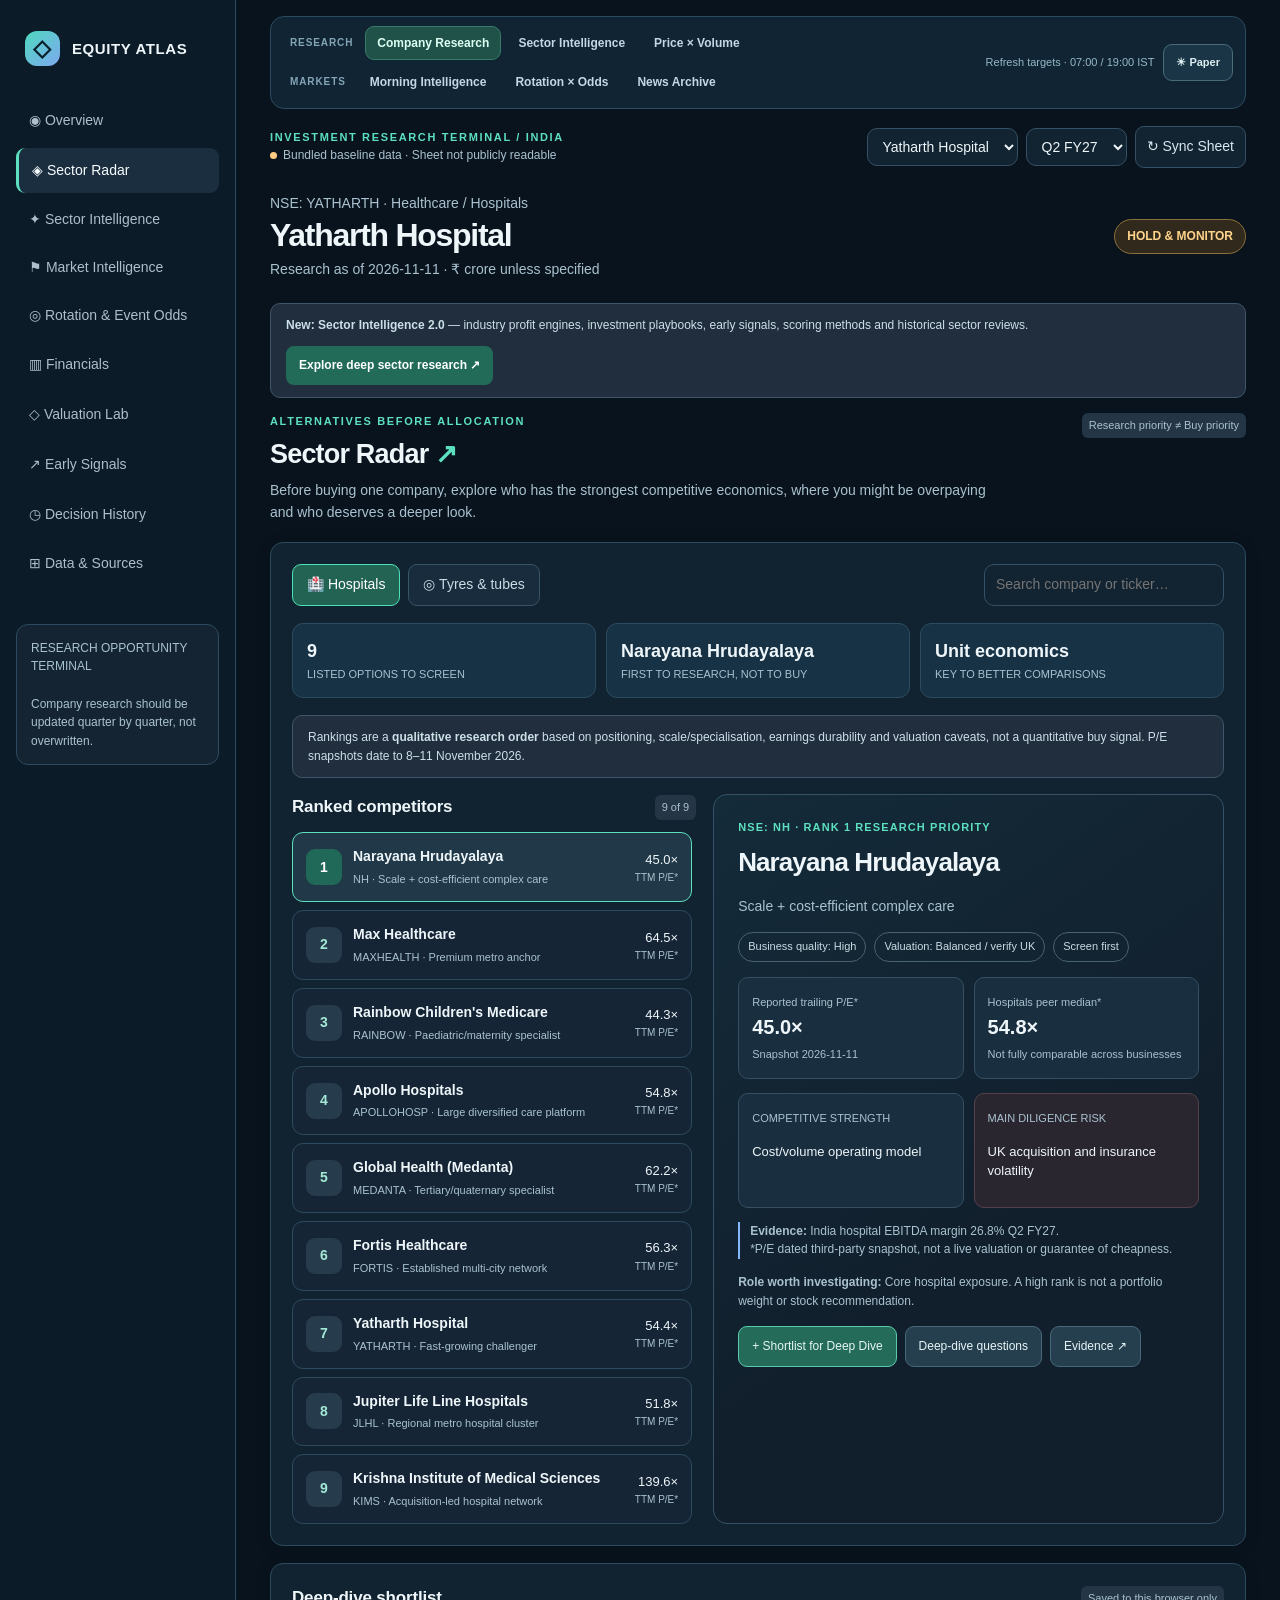
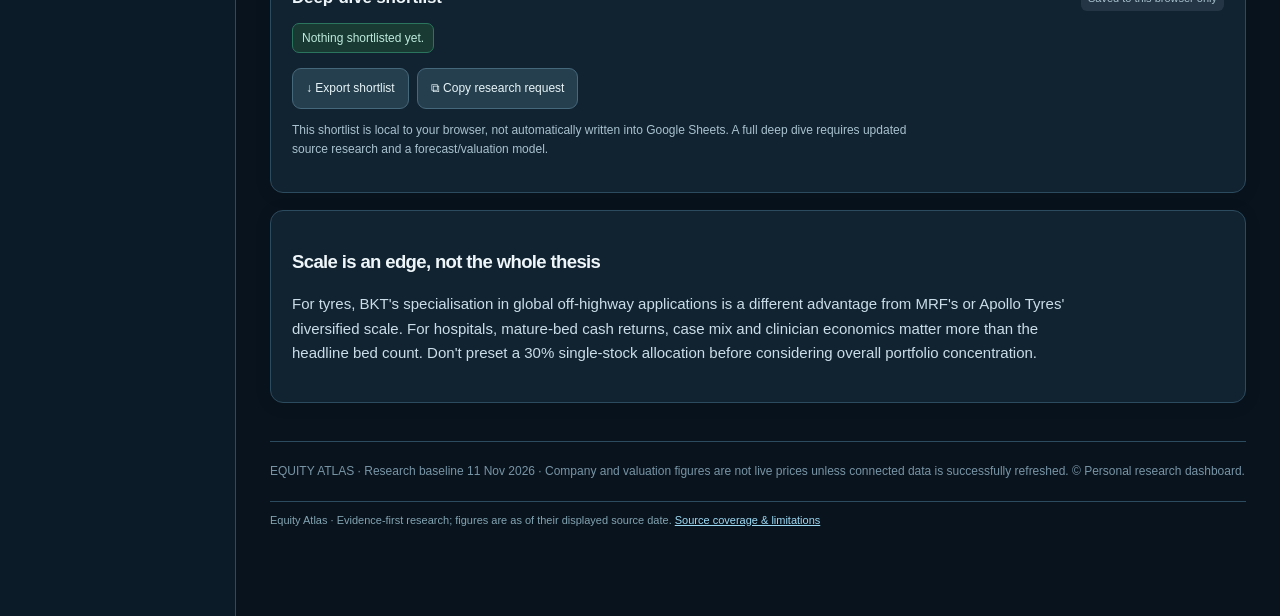
<file: sector.html>
<!doctype html><html lang="en"><head><meta charset="utf-8"><meta name="viewport" content="width=device-width,initial-scale=1"><title>Sector Radar | Equity Atlas</title><meta http-equiv="refresh" content="0;url=./index.html?v=sector-radar-fix-20261111#sector"><script>window.location.replace("./index.html?v=sector-radar-fix-20261111#sector");</script></head><body style="font-family:sans-serif;background:#09111c;color:#e8f1f5;padding:30px"><h1>Opening Sector Radar</h1><p><a style="color:#5ce0c0" href="./index.html?v=sector-radar-fix-20261111#sector">Open the Sector Radar dashboard</a></p></body></html>
</file>
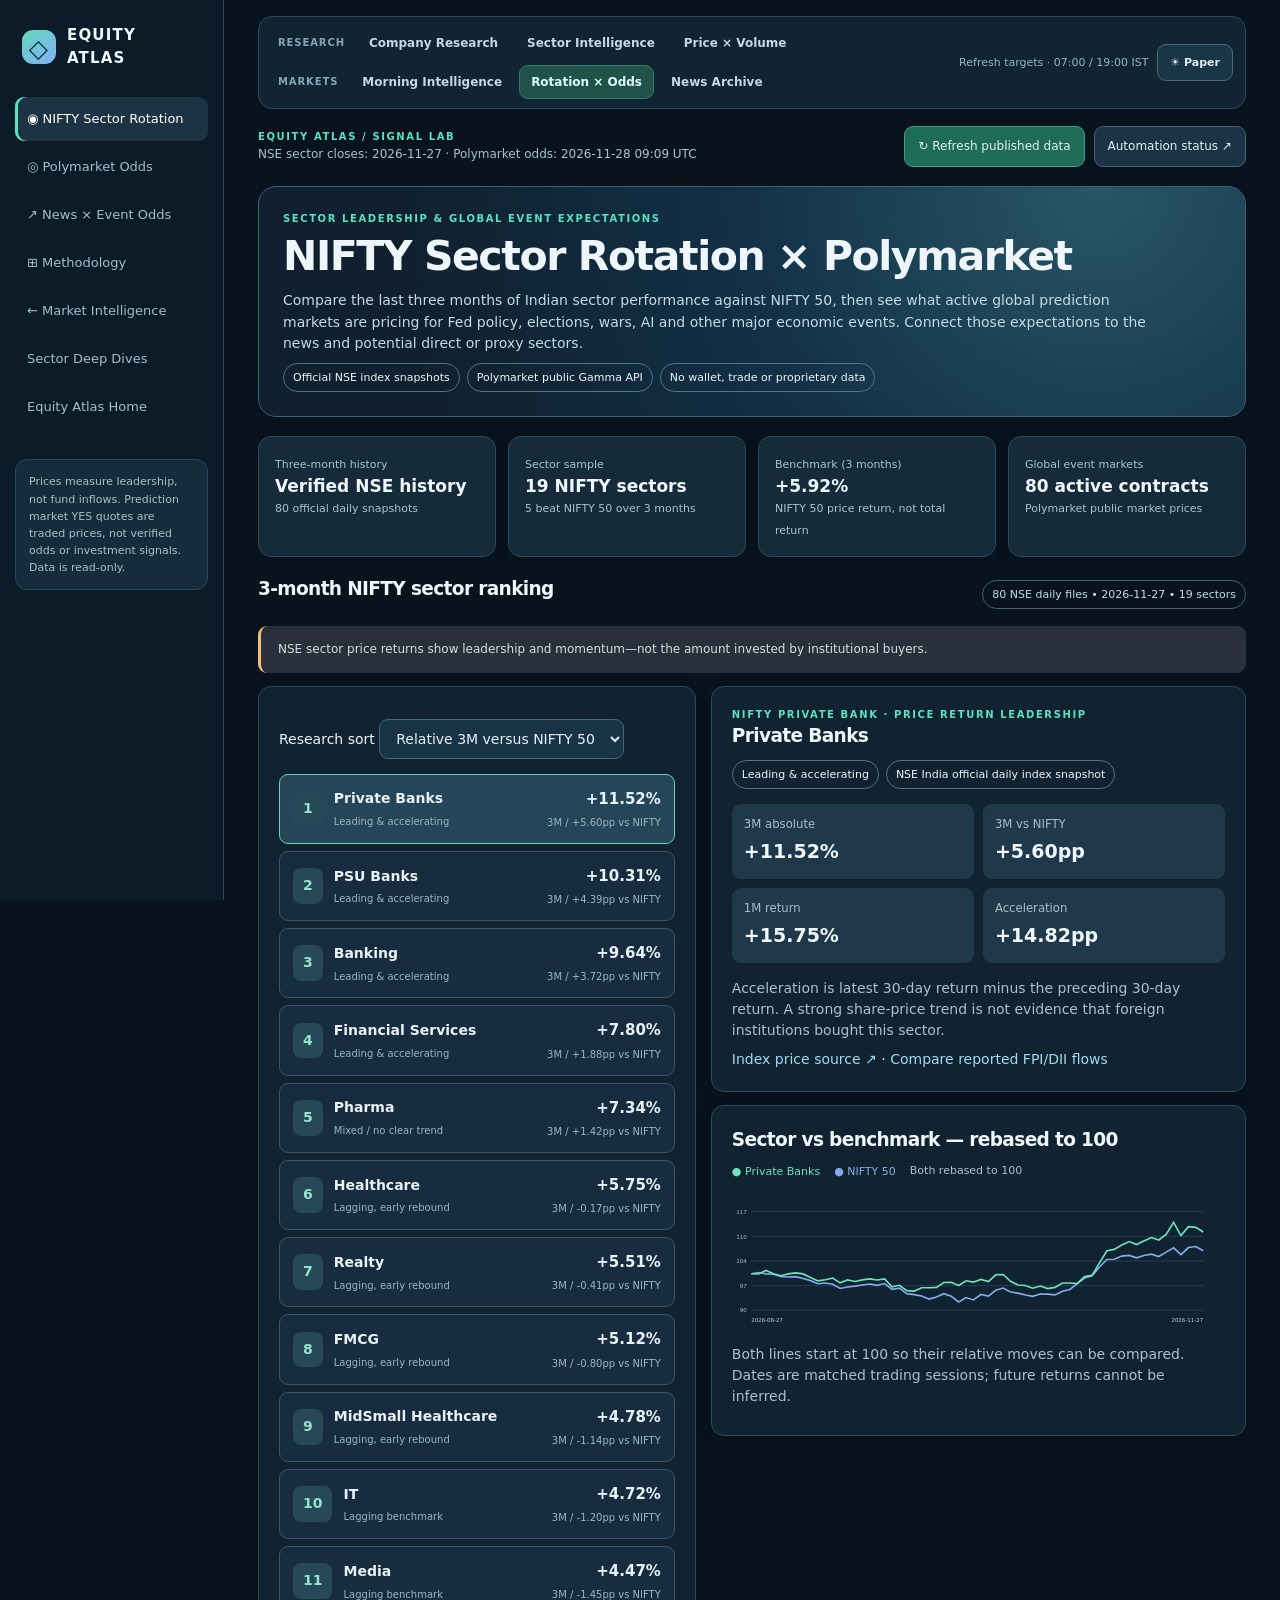
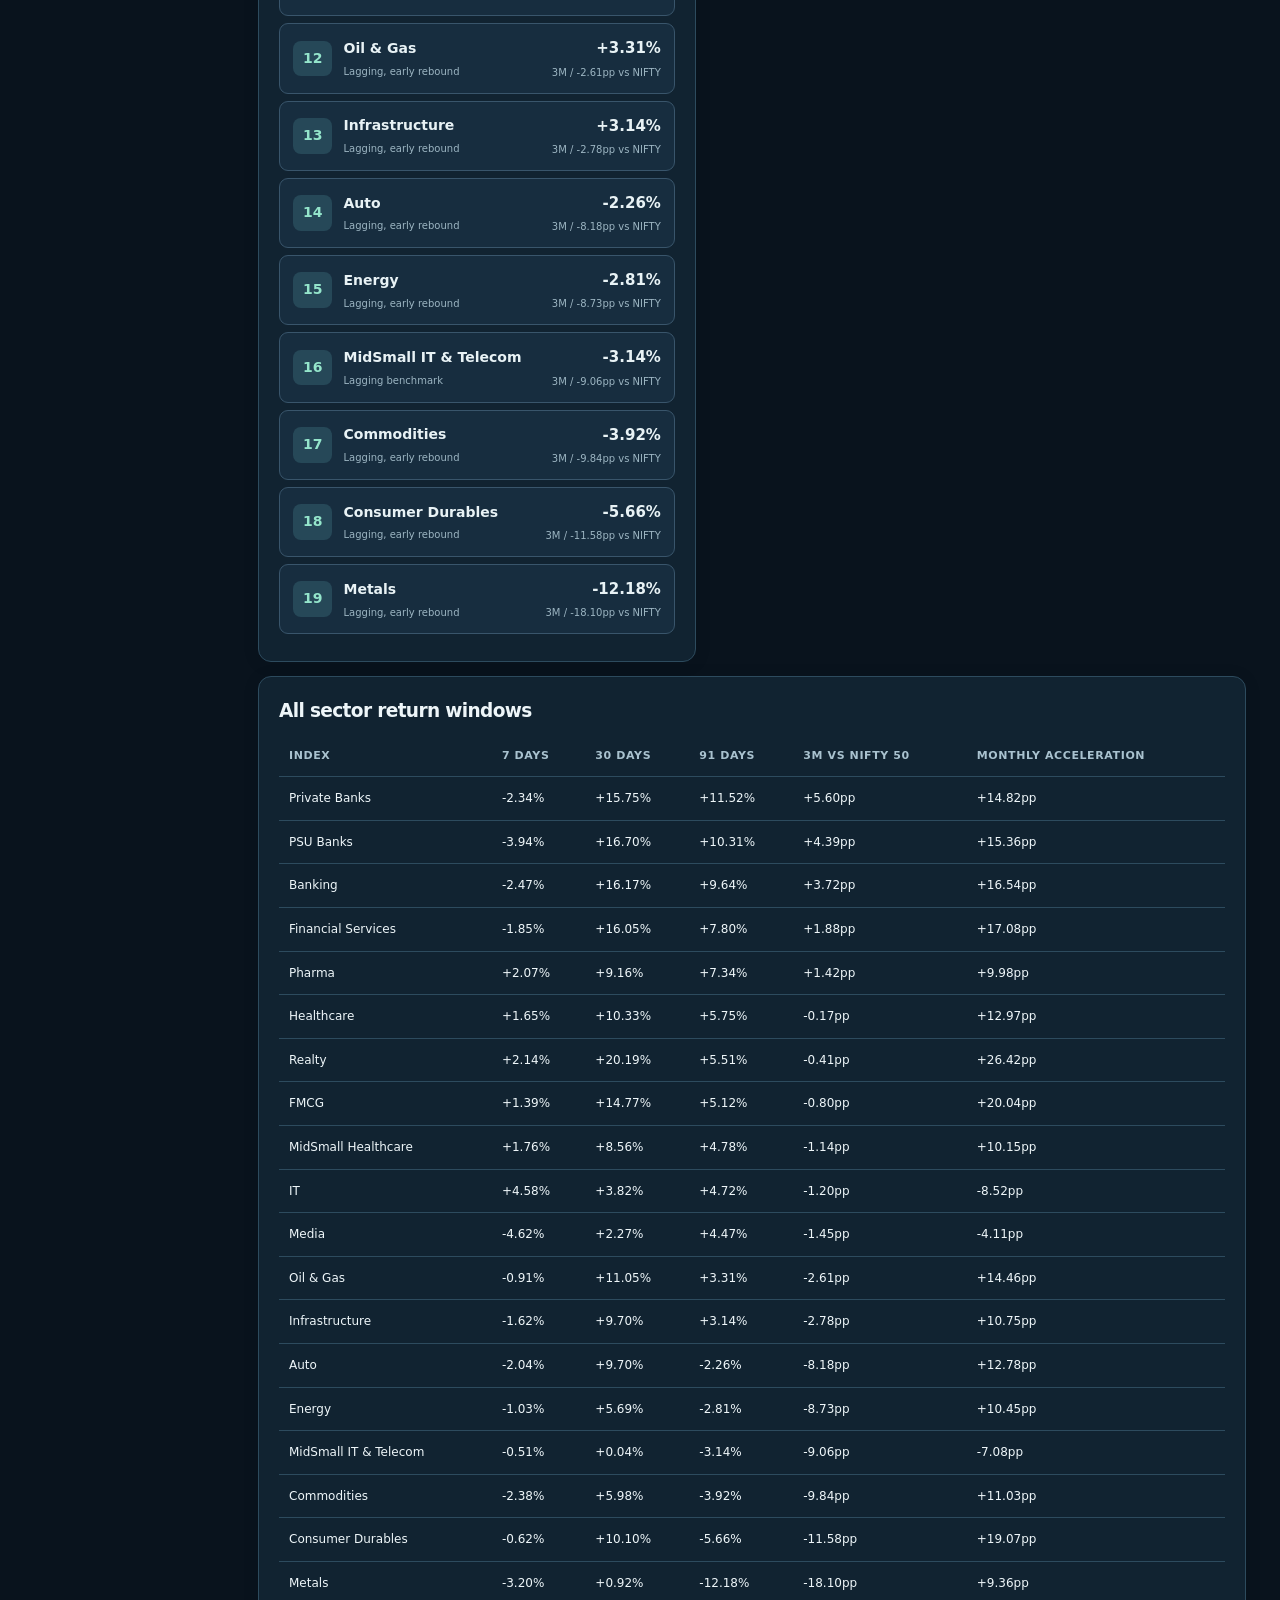
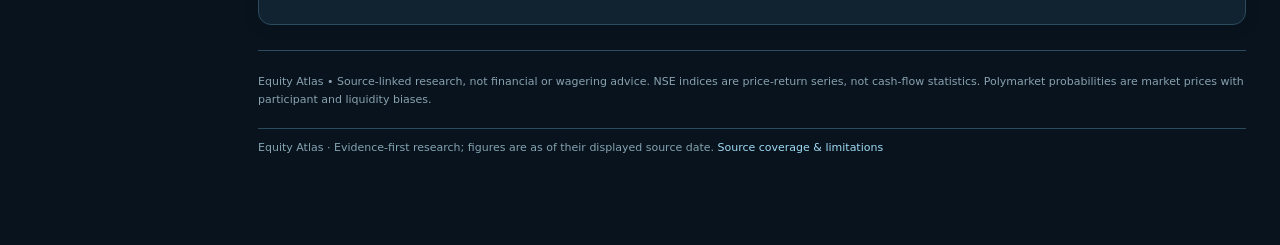
<file: signals.html>
<!doctype html><html lang="en"><head><meta charset="utf-8"><meta name="viewport" content="width=device-width,initial-scale=1"><title>Sector Rotation & Polymarket — Equity Atlas</title><style>
:root{--bg:#08111b;--surface:#101d2b;--raised:#16283a;--edge:#2b3f52;--txt:#e9f1f6;--muted:#94a9b9;--mint:#6ad6be;--blue:#88b6ef;--orange:#f5bf77;--red:#f18f8b}
*{box-sizing:border-box}body{margin:0;background:var(--bg);color:var(--txt);font:14px/1.55 Inter,-apple-system,BlinkMacSystemFont,"Segoe UI",system-ui,sans-serif}button,input,select{font:inherit}button{cursor:pointer}a{color:#95cfff;text-decoration:none}a:hover{text-decoration:underline}h1,h2,h3{letter-spacing:-.03em}h1{font-size:clamp(30px,4vw,43px);line-height:1.1;margin:6px 0 12px}h2{font-size:18px;margin:0 0 9px}h3{font-size:15px;margin:0 0 8px}p{margin:8px 0}.muted{color:var(--muted)}.small{font-size:12px}.eyebrow{font-size:10px;font-weight:800;letter-spacing:.16em;color:var(--mint);text-transform:uppercase}.app{display:grid;grid-template-columns:224px minmax(0,1fr);min-height:100vh}.side{padding:24px 15px;background:#0c1825;border-right:1px solid var(--edge);position:sticky;top:0;max-height:100vh;overflow:auto}.logo{display:flex;gap:11px;align-items:center;font-weight:800;font-size:15px;letter-spacing:.08em;padding:0 7px 26px}.symbol{display:grid;place-items:center;background:linear-gradient(145deg,#63d9b8,#83aefa);color:#123345;border-radius:11px;font-size:25px;width:34px;height:34px}.nav{display:grid;gap:4px}.nav button,.nav a{display:block;background:transparent;border:0;border-radius:9px;padding:12px;color:#a6bdca;text-align:left;width:100%;font-size:13px;text-decoration:none}.nav button.active,.nav button:hover,.nav a:hover{background:#1c3343;color:white}.nav button.active{box-shadow:inset 3px 0 var(--mint)}.side-note{margin-top:30px;background:#162b3c;border:1px solid #29485b;color:#a9c1ca;border-radius:12px;padding:13px;font-size:11px}.main{width:100%;max-width:1600px;margin:auto;padding:28px 34px 72px;min-width:0}.topbar{display:flex;justify-content:space-between;gap:16px;align-items:center;flex-wrap:wrap}.topbuttons{display:flex;align-items:center;gap:9px;flex-wrap:wrap}.btn,.linkbtn{border-radius:9px;border:1px solid #416479;background:#1a3345;color:#e2f2f7;padding:10px 13px;font-size:12px;text-decoration:none;display:inline-flex;align-items:center;justify-content:center;gap:5px}.btn:hover,.linkbtn:hover{background:#2b4858;text-decoration:none}.btn.primary{background:#1e6b58;border-color:#449c84}.btn:disabled{opacity:.55;cursor:not-allowed}.status{color:var(--muted);font-size:12px}.stat-dot{display:inline-block;background:var(--orange);border-radius:50%;width:8px;height:8px;margin-right:7px}.stat-dot.good{background:var(--mint)}.intro{display:flex;justify-content:space-between;gap:24px;align-items:flex-end;flex-wrap:wrap;margin:30px 0 23px}.intro p{color:var(--muted);max-width:820px}.count-pill{display:inline-block;border-radius:100px;background:#173f39;border:1px solid #337d69;padding:7px 11px;font-size:11px;color:#ace5ce}.filters{display:flex;gap:9px;flex-wrap:wrap;align-items:end;background:var(--surface);border:1px solid var(--edge);border-radius:13px;padding:14px 18px;margin-bottom:16px}.filters label{font-size:11px;color:#abc0cb;display:grid;gap:4px}.filters input,.filters select{background:#152c3b;color:var(--txt);border:1px solid #406176;border-radius:8px;padding:9px 10px;min-width:125px;color-scheme:dark}.filters .presets{display:flex;gap:6px;flex-wrap:wrap}.filters button.preset{border:1px solid #3c5b70;background:#1d3445;color:#cfe3e9;padding:10px 13px;border-radius:8px}.filters button.preset.active{background:#246952;color:white;border-color:#419f82}.panel{border:1px solid var(--edge);border-radius:14px;background:var(--surface);padding:20px;min-width:0}.hero{background:radial-gradient(circle at 84% 15%,#1d4b56,#132c3a 30%,#101e2a 72%);border:1px solid #355667;border-radius:16px;padding:24px;display:grid;grid-template-columns:minmax(0,1.45fr) minmax(220px,.75fr);gap:22px;margin-bottom:16px}.hero h2{font-size:26px;line-height:1.2;margin:5px 0}.hero p{font-size:14px;color:#c9dce5}.regimeBox{background:#1b3543;padding:17px;border:1px solid #4a6876;border-radius:13px}.regimeBox strong{display:block;font-size:21px;line-height:1.25;margin:9px 0}.regimeBox small{color:#adc3cb}.stats{display:grid;grid-template-columns:repeat(4,minmax(0,1fr));gap:12px;margin-bottom:16px}.stat{background:var(--surface);border:1px solid var(--edge);border-radius:12px;padding:16px}.stat strong{font-size:23px;display:block}.stat span{font-size:11px;color:var(--muted)}.tab{display:none}.tab.active{display:block}.contenthead{display:flex;align-items:center;justify-content:space-between;gap:12px;flex-wrap:wrap;margin:18px 0 13px}.grid2{display:grid;grid-template-columns:1fr 1fr;gap:13px}.grid3{display:grid;grid-template-columns:repeat(3,minmax(0,1fr));gap:13px}.tag{display:inline-flex;align-items:center;border:1px solid #496071;border-radius:100px;color:#c9dae2;padding:5px 9px;font-size:11px}.tag.risk{border-color:#8b5856;color:#ffd2c5}.tag.tail{border-color:#367963;color:#9be6c8}.tag.cool{border-color:#77634e;color:#f5c990}.theme{padding:18px;border:1px solid #324d5f;border-radius:13px;background:#162839}.theme h3{font-size:18px;margin:7px 0}.theme .actions{display:flex;gap:7px;flex-wrap:wrap}.theme small{color:var(--muted)}.theme p{font-size:12px;color:#c4d6df}.theme .pillrow{display:flex;gap:7px;align-items:center;flex-wrap:wrap;margin:12px 0}.line{border:0;border-top:1px solid var(--edge);margin:14px 0}.impacts{display:grid;grid-template-columns:1fr 1fr;gap:10px;margin:14px 0}.impact{background:#183447;border-radius:10px;padding:12px;font-size:12px}.impact.down{background:#342d35}.impact b{display:block;font-size:10px;letter-spacing:.08em;color:var(--mint);margin-bottom:6px}.impact.down b{color:var(--orange)}.move{font-weight:800}.move.up{color:var(--mint)}.move.down{color:var(--orange)}.move.unknown{color:var(--muted)}.tiny{font-size:11px}.event{padding:15px;border:1px solid var(--edge);border-radius:11px;background:#172838;display:grid;gap:4px}.event strong{font-size:14px}.event .byline{font-size:11px;color:#a5bdca}.event .reason{font-size:12px;color:#c3d3de}.event a{word-break:break-word}.list{display:grid;gap:9px}.riskrow{padding:16px 17px;border:1px solid #3a5364;border-radius:12px;background:#182b3b}.riskrow .riskhead{display:flex;align-items:center;justify-content:space-between;gap:12px;flex-wrap:wrap}.riskrow h3{font-size:16px;margin:0}.riskrow p{color:#bdcdd8;font-size:12px}.riskrow b{color:#d8e6eb}.riskcols{display:grid;grid-template-columns:1fr 1fr;gap:8px}.mono{font-family:ui-monospace,SFMono-Regular,Consolas,monospace}.notice{border-left:3px solid var(--orange);background:#29303b;padding:14px 17px;border-radius:9px;color:#d6dce2;font-size:12px}.selectrow{display:flex;gap:10px;flex-wrap:wrap;align-items:center}.selectrow select{background:#192c3c;border:1px solid #425d70;color:var(--txt);border-radius:8px;padding:9px 12px}table{width:100%;border-collapse:collapse;font-size:12px}th,td{border-bottom:1px solid var(--edge);text-align:left;padding:12px 10px;vertical-align:top}th{font-size:10px;color:var(--muted);letter-spacing:.07em;text-transform:uppercase}tr:last-child td{border:0}.scroller{overflow:auto}.source{color:#9ecfff}.footer{font-size:11px;color:#88a2b0;border-top:1px solid var(--edge);padding-top:22px;margin-top:25px}.subnote{font-size:11px;color:var(--muted)}.barwrap{background:#243f4e;height:7px;width:100%;border-radius:6px;overflow:hidden}.bar{height:7px;background:#6bd6bb;border-radius:6px}.search{border:1px solid #4c6374;border-radius:9px;background:#142839;color:white;padding:10px 13px;min-width:230px}.sectors{text-transform:capitalize}.track{display:flex;gap:8px;flex-wrap:wrap;margin-top:11px}.track a{background:#1d3d4f;border-radius:8px;border:1px solid #3e7184;font-size:11px;padding:8px 11px;text-decoration:none}.compare-card{padding:18px;border:1px solid #355466;border-radius:13px;background:#162b3b}.compare-card h3{font-size:17px}.faint{opacity:.7}
@media(max-width:1050px){.app{grid-template-columns:1fr}.side{z-index:5;position:sticky;top:0;max-height:none;display:flex;gap:12px;align-items:center;padding:10px 13px;white-space:nowrap;overflow:auto}.logo{font-size:0;padding:0}.symbol{width:34px;height:34px}.nav{display:flex;margin:0;gap:5px}.nav button,.nav a{width:auto;padding:10px 12px;white-space:nowrap}.side-note{display:none}.main{padding:22px 16px 60px}}@media(max-width:720px){.hero,.grid2{grid-template-columns:1fr}.stats,.grid3{grid-template-columns:1fr 1fr}.filters{align-items:stretch}}@media(max-width:460px){.stats,.grid3,.impacts,.riskcols{grid-template-columns:1fr}.filters label,.filters input{width:100%}.panel,.hero{padding:15px}}

.climate-row{display:grid;grid-template-columns:minmax(210px,.75fr) minmax(0,1.45fr);gap:18px}.climate-score{font-size:36px;line-height:1.15;font-weight:850;letter-spacing:-.05em;margin:7px 0}.climate-dial{height:12px;background:linear-gradient(90deg,#d98e87 0%,#8c9ca8 50%,#5dd8b0 100%);border-radius:100px;position:relative;margin:16px 0 11px}.climate-pin{position:absolute;top:-5px;height:22px;width:5px;border-radius:3px;background:white;box-shadow:0 1px 8px #000;transform:translateX(-50%)}.climate-categories{display:grid;grid-template-columns:repeat(3,minmax(0,1fr));gap:9px}.climate-categories div{border:1px solid var(--edge);border-radius:9px;padding:10px;background:#1a2d3c}.climate-categories b{display:block;font-size:18px}.climate-topic{border-bottom:1px solid var(--edge);padding:10px 0}.climate-topic:last-child{border-bottom:0}.climate-topic-head{display:flex;justify-content:space-between;gap:8px}.climate-topic small{color:var(--muted);display:block;margin-top:4px}.ai-meta{font-size:11px;color:var(--muted)}.ai-rating{font-size:22px;font-weight:800;letter-spacing:-.03em;margin:6px 0}.ai-sector{border:1px solid #3a5567;border-radius:11px;padding:14px;background:#182f3e}.ai-sector h3{font-size:16px}.ai-sector p{font-size:12px;color:#cbdee6}.ai-weakness{color:#f4c39e}.ai-caution{padding:13px;border:1px solid #7f654c;background:#2d2c34;border-radius:10px;color:#dfcbb4;font-size:12px}.pulse-history{display:flex;gap:10px;flex-wrap:wrap}.pulse-history span{background:#172c3b;padding:7px 11px;border:1px solid #365364;border-radius:8px;font-size:11px}@media(max-width:750px){.climate-row{grid-template-columns:1fr}}


.sigview{display:none}.sigview.active{display:block}.tophero{border:1px solid #3e6075;background:radial-gradient(circle at 85% 0%,#285666,#123047 42%,#10202e 80%);border-radius:16px;padding:24px;margin:19px 0}.tophero h1{font-size:clamp(27px,3.8vw,41px);margin:8px 0 10px}.tophero p{color:#c3dbe6;max-width:880px}.stat{background:#152b3a;border:1px solid #38586a}.stat strong{font-size:17px;line-height:1.3}.stat span,.stat small{font-size:11px;color:#a9c4ce}.grid-two{display:grid;grid-template-columns:minmax(350px,.9fr) minmax(0,1.1fr);gap:15px}.sector-item{background:#172d3f;border:1px solid #39556b;color:#e8f2f5;border-radius:9px;padding:13px;display:flex;gap:11px;align-items:center;text-align:left;width:100%;margin-bottom:7px}.sector-item.selected,.sector-item:hover{background:#244658;border-color:#6fd2b6}.pos{background:#264858;color:#94e5cb;font-weight:800;border-radius:8px;padding:7px 10px}.sector-title{font-weight:800;flex:1;min-width:0}.sector-title small,.ret small{display:block;color:#9cb5c2;font-size:10px;font-weight:400;margin-top:4px}.ret{font-size:15px;font-weight:800;text-align:right}.scoregrid{display:grid;grid-template-columns:repeat(2,1fr);gap:9px;margin:15px 0}.scoregrid>div{border-radius:9px;padding:12px;background:#20394a}.scoregrid small{display:block;color:#a9bdc8}.scoregrid strong{display:block;font-size:19px;margin-top:4px}.chips{display:flex;gap:7px;flex-wrap:wrap}.chips span{border:1px solid #537488;border-radius:30px;padding:5px 9px;font-size:11px}.legend{display:flex;gap:14px;flex-wrap:wrap;font-size:11px;margin:7px 0}.teal{color:#6de2bb}.blue{color:#82acec}.plot svg{width:100%;height:auto}.toolbar{display:flex;gap:9px;align-items:center;flex-wrap:wrap;margin:12px 0 15px}.toolbar select,.toolbar input{color:#e5f1f7;background:#193346;border:1px solid #466779;border-radius:9px;padding:10px 12px}.toolbar input{min-width:200px;flex:1}.cardgrid{display:grid;grid-template-columns:repeat(2,minmax(0,1fr));gap:13px}.market-card{padding:19px;border:1px solid #355769;background:#152d3e;border-radius:13px;min-width:0}.market-card h3{font-size:17px;margin:8px 0;line-height:1.35}.odds-row{display:flex;justify-content:space-between;gap:11px;align-items:center;margin:10px 0}.odds-row strong{font-size:30px;color:#78e2c2;display:block;line-height:1.1}.odds-row small{display:block;color:#aac3ce;font-size:10px}.odds-row b{display:block;color:#d9e8ef}.meter{height:8px;background:#304658;border-radius:9px;overflow:hidden}.meter span{display:block;height:100%;background:#6cdec0}.values{display:flex;gap:15px;flex-wrap:wrap;margin:12px 0}.values span{font-size:11px;color:#b0c6d0}.exposures{display:grid;grid-template-columns:1fr 1fr;gap:9px;margin:12px 0}.exposures>div{background:#203b4a;padding:10px;border-radius:9px}.exposures small{font-size:10px;color:#8be5ce}.exposures p{font-size:12px;margin:5px 0}.spark{border:1px solid #345669;border-radius:8px;padding:7px}.spark svg{width:100%;height:50px}.spark small{color:#afc4cd}.related{border-top:1px solid #335266;padding-top:10px;margin-top:10px;font-size:12px}.related p{margin:5px 0}.footlinks{margin-top:10px;font-size:11px}.tablewrap{overflow-x:auto}.tablewrap th,.tablewrap td{white-space:nowrap}.sourcebox{font-size:12px;color:#adc7d2}.blue-link a{color:#a5d9ed}@media(max-width:1100px){.grid-two{grid-template-columns:1fr}}@media(max-width:700px){.cardgrid,.exposures{grid-template-columns:1fr}.stats{grid-template-columns:1fr 1fr}}@media(max-width:470px){.stats,.scoregrid{grid-template-columns:1fr}.tophero{padding:16px}.market-card{padding:14px}}
</style><link rel="stylesheet" href="./assets/equity-ui.css"></head><body><div class="app"><aside class="side"><div class="logo"><span class="symbol">◇</span>EQUITY ATLAS</div><nav class="nav" id="nav"><button data-view="sector" class="active">◉ NIFTY Sector Rotation</button><button data-view="odds">◎ Polymarket Odds</button><button data-view="joined">↗ News × Event Odds</button><button data-view="method">⊞ Methodology</button><a href="./market-desk.html">← Market Intelligence</a><a href="./sector-intelligence.html">Sector Deep Dives</a><a href="./index.html">Equity Atlas Home</a></nav><div class="side-note">Prices measure leadership, not fund inflows. Prediction market YES quotes are traded prices, not verified odds or investment signals. Data is read-only.</div></aside>
<main class="main"><div class="topbar"><div><div class="eyebrow">EQUITY ATLAS / SIGNAL LAB</div><div class="status" id="meta">Loading market data…</div></div><div class="topbuttons"><button class="btn primary" id="refresh">↻ Refresh published data</button><a href="https://github.com/ashu2526/equity-atlas/actions/workflows/market-signals.yml" class="linkbtn" target="_blank" rel="noopener">Automation status ↗</a></div></div><div class="tophero"><div class="eyebrow">SECTOR LEADERSHIP & GLOBAL EVENT EXPECTATIONS</div><h1>NIFTY Sector Rotation × Polymarket</h1><p>Compare the last three months of Indian sector performance against NIFTY 50, then see what active global prediction markets are pricing for Fed policy, elections, wars, AI and other major economic events. Connect those expectations to the news and potential direct or proxy sectors.</p><div class="chips"><span>Official NSE index snapshots</span><span>Polymarket public Gamma API</span><span>No wallet, trade or proprietary data</span></div></div><div class="stats" id="stats"></div>
<section class="sigview active" id="sector"><div class="contenthead"><h2>3-month NIFTY sector ranking</h2><span class="tag" id="sectorStatus"></span></div><div class="notice" id="sectorAlert" style="margin-bottom:13px"></div><div class="grid-two"><div class="panel"><div class="toolbar"><label>Research sort <select id="rankBy"><option value="relative3mPp">Relative 3M versus NIFTY 50</option><option value="r3m">Absolute 3M return</option><option value="r1m">Latest 1M return</option><option value="momentumAccelerationPp">Momentum acceleration</option></select></label></div><div id="sectorList"></div></div><div><div class="panel" id="sectorDetail"></div><div class="panel" style="margin-top:13px"><h2>Sector vs benchmark — rebased to 100</h2><div class="plot" id="plot"></div><p class="muted">Both lines start at 100 so their relative moves can be compared. Dates are matched trading sessions; future returns cannot be inferred.</p></div></div></div><div class="panel" style="margin-top:14px"><h2>All sector return windows</h2><div class="tablewrap"><table><thead><tr><th>Index</th><th>7 days</th><th>30 days</th><th>91 days</th><th>3M vs NIFTY 50</th><th>Monthly acceleration</th></tr></thead><tbody id="sectorTable"></tbody></table></div></div></section>
<section class="sigview" id="odds"><div class="contenthead"><h2>Global events priced by active prediction markets</h2><span class="tag" id="marketStatus"></span></div><div class="notice" style="margin-bottom:12px">YES prices are contract quotes, not facts, scientifically calibrated probabilities or investments. 24-hour volume is Polymarket betting activity—not smart-money flows into equities.</div><div class="toolbar"><input id="polySearch" type="search" placeholder="Fed, Iran, elections, oil, AI…"><select id="polyCat"><option value="">All macro categories</option></select><select id="polyOrder"><option value="volume">Sort by 24h volume</option><option value="odds">Highest YES quote</option><option value="movement">Largest observed change</option><option value="liquidity">Most reported liquidity</option></select><span class="tag" id="marketCount"></span></div><div class="cardgrid" id="polyCards"></div></section>
<section class="sigview" id="joined"><div class="contenthead"><h2>What Polymarket indicates alongside related news</h2><span class="tag" id="matchCount"></span></div><div class="notice" style="margin-bottom:12px">The links below match shared topic/entity words with active binary markets. They are <b>related news themes</b>, not a claim the story verifies a specific contract's eventual outcome. Unmatched stories are not invented.</div><div class="cardgrid" id="matchList"></div></section>
<section class="sigview" id="method"><h2>How to use the signals without misleading yourself</h2><div id="methodBody"></div></section>
<div class="footer">Equity Atlas • Source-linked research, not financial or wagering advice. NSE indices are price-return series, not cash-flow statistics. Polymarket probabilities are market prices with participant and liquidity biases.</div></main></div><script>(function signalsApp(){
"use strict";
const $=q=>document.querySelector(q),$$=q=>Array.from(document.querySelectorAll(q));
const e=x=>String(x??"").replace(/[&<>"']/g,c=>({"&":"&amp;","<":"&lt;",">":"&gt;",'"':"&quot;","'":"&#39;"}[c]));
const link=(u,label)=>/^https:\/\/[a-z0-9.-]+\//i.test(String(u||""))?`<a href="${e(u)}" target="_blank" rel="noopener noreferrer">${e(label)} ↗</a>`:"";
const f=x=>x==null||!Number.isFinite(Number(x))?"—":Number(x).toFixed(2);
const signed=x=>x==null?"—":(x>0?"+":"")+f(x)+"%";
const pp=x=>x==null?"—":(x>0?"+":"")+f(x)+"pp";
const usd=x=>x==null?"N/A":x>=1e6?"$"+(x/1e6).toFixed(2)+"m":x>=1000?"$"+(x/1000).toFixed(1)+"k":"$"+x.toFixed(0);
let r={},p={},h={},n={},selected="",tab="sector";
function goto(t){tab=t;$$(".sigview").forEach(x=>x.classList.toggle("active",x.id===t));$$("#nav button").forEach(x=>x.classList.toggle("active",x.dataset.view===t));history.replaceState(null,"","#"+t);window.scrollTo(0,0);}
function top(){
 const sectors=r.sectors||[],markets=p.markets||[];
 $("#meta").textContent="NSE sector closes: "+(r.asOf||"unavailable")+" · Polymarket odds: "+(p.generatedAt?.slice(0,16)?.replace("T"," ")||"unavailable")+" UTC";
 $("#stats").innerHTML=[
 ["Three-month history",r.status==="ready"?"Verified NSE history":"Coverage incomplete",(r.sourceDiagnostics?.nseDailyFiles??0)+" official daily snapshots"],
 ["Sector sample",sectors.length+" NIFTY sectors",sectors.filter(x=>x.relative3mPp>0).length+" beat NIFTY 50 over 3 months"],
 ["Benchmark (3 months)",signed(r.benchmark?.r3m),"NIFTY 50 price return, not total return"],
 ["Global event markets",markets.length+" active contracts","Polymarket public market prices"]
 ].map(a=>`<div class="stat"><span>${e(a[0])}</span><strong>${e(a[1])}</strong><small>${e(a[2])}</small></div>`).join("");
}
function lineChart(){
 const sector=(r.sectors||[]).find(x=>x.index===selected);
 if(!sector){$("#plot").innerHTML='<p class="muted">Choose a sector.</p>';return;}
 const map=new Map((r.benchmarkPath||[]).map(x=>[x.date,x.close]));
 const common=(sector.path||[]).filter(x=>map.has(x.date));
 const cut=(new Date(new Date((r.asOf||"2026-11-11")+"T00:00:00Z").getTime()-92*86400000)).toISOString().slice(0,10);
 const rows=common.filter(x=>x.date>=cut);
 if(rows.length<12){$("#plot").innerHTML='<div class="warning">Insufficient matched sector–NIFTY 50 trading dates for a reliable comparison line.</div>';return;}
 const start=rows[0],bstart=map.get(start.date),base=rows.map((x,i)=>({day:x.date,x:35+i/(rows.length-1)*825,a:100*x.close/start.close,b:100*map.get(x.date)/bstart}));
 const values=base.flatMap(x=>[x.a,x.b]);const low=Math.floor(Math.min(...values)-2),high=Math.ceil(Math.max(...values)+2),span=Math.max(1,high-low);
 const y=v=>225-(v-low)/span*180;
 const path=k=>base.map((x,i)=>(i?"L":"M")+x.x.toFixed(1)+" "+y(x[k]).toFixed(1)).join(" ");
 const guides=[0,.25,.5,.75,1].map(t=>`<line x1="35" y1="${225-t*180}" x2="860" y2="${225-t*180}" stroke="#355369"/><text x="27" y="${229-t*180}" text-anchor="end" font-size="10" fill="#a5c3d1">${(low+t*span).toFixed(0)}</text>`).join("");
 $("#plot").innerHTML=`<div class="legend"><span class="teal">● ${e(sector.sector)}</span><span class="blue">● NIFTY 50</span><span class="muted">Both rebased to 100</span></div><svg viewBox="0 0 900 260" role="img" aria-label="Three-month indexed price performance comparison">${guides}<path d="${path("b")}" fill="none" stroke="#82acec" stroke-width="3"/><path d="${path("a")}" fill="none" stroke="#6de2bb" stroke-width="3"/><text x="35" y="247" font-size="10" fill="#bbd0d9">${e(base[0].day)}</text><text x="860" y="247" font-size="10" text-anchor="end" fill="#bbd0d9">${e(base.at(-1).day)}</text></svg>`;
}
function sectorDetail(){
 const x=(r.sectors||[]).find(s=>s.index===selected);
 if(!x)return;
 $("#sectorDetail").innerHTML=`<div class="eyebrow">${e(x.index)} · PRICE RETURN LEADERSHIP</div><h2>${e(x.sector)}</h2><div class="chips"><span>${e(x.rotationState)}</span><span>${e(x.priceSource)}</span></div><div class="scoregrid">${[["3M absolute",signed(x.r3m)],["3M vs NIFTY",pp(x.relative3mPp)],["1M return",signed(x.r1m)],["Acceleration",pp(x.momentumAccelerationPp)]].map(v=>`<div><small>${e(v[0])}</small><strong>${e(v[1])}</strong></div>`).join("")}</div><p class="muted">Acceleration is latest 30-day return minus the preceding 30-day return. A strong share-price trend is not evidence that foreign institutions bought this sector.</p>${link(x.sourceUrl,"Index price source")} · <a href="./market-desk.html#flows">Compare reported FPI/DII flows</a>`;
 lineChart();
}
function sectors(){
 $("#sectorStatus").textContent=(r.sourceDiagnostics?.nseDailyFiles??0)+" NSE daily files • "+(r.asOf||"no price date")+" • "+(r.sectors?.length||0)+" sectors";
 if(r.status!=="ready")$("#sectorAlert").textContent="Historical price data are incomplete or stale; returns may be unavailable.";
 else $("#sectorAlert").textContent="NSE sector price returns show leadership and momentum—not the amount invested by institutional buyers.";
 const by=$("#rankBy").value;
 const items=[...(r.sectors||[])].sort((a,b)=>(b[by]??-1e8)-(a[by]??-1e8));
 $("#sectorList").innerHTML=items.map((x,i)=>`<button data-idx="${e(x.index)}" class="sector-item ${selected===x.index?"selected":""}"><span class="pos">${i+1}</span><span class="sector-title">${e(x.sector)}<small>${e(x.rotationState)}</small></span><span class="ret">${e(signed(x.r3m))}<small>3M / ${e(pp(x.relative3mPp))} vs NIFTY</small></span></button>`).join("")||'<p class="muted">No source-backed index series yet.</p>';
 $$("#sectorList button").forEach(b=>b.onclick=()=>{selected=b.dataset.idx;sectors();sectorDetail()});
 if(!selected)selected=items[0]?.index||"";
 if(!items.some(x=>x.index===selected))selected=items[0]?.index||"";
 $$("#sectorList button").forEach(b=>b.classList.toggle("selected",b.dataset.idx===selected));
 sectorDetail();
 const table=items.map(x=>`<tr><td>${e(x.sector)}</td><td>${e(signed(x.r7d))}</td><td>${e(signed(x.r1m))}</td><td>${e(signed(x.r3m))}</td><td>${e(pp(x.relative3mPp))}</td><td>${e(pp(x.momentumAccelerationPp))}</td></tr>`).join("");
 $("#sectorTable").innerHTML=table;
}
function related(x){
 const maps={"Central banks / rates":["inflation_rates","credit_cds"],"War / geopolitics":["geopolitics","energy_shipping"],"Elections / policy":["elections_policy","trade_policy"],"Energy / commodities":["energy_shipping","tyre_inputs"],"Technology / AI":["ai_rotation"],"Global liquidity / systemic risk":["credit_cds","sovereign_credit"]};
 const words=q=>new Set(String(q||"").toLowerCase().match(/[a-z]{5,}/g)?.filter(z=>!["there","after","before","might","would","about","market","their","state","states","december","january"].includes(z))||[]);
 const a=words(x.question);const matches=[];
 for(const item of (n.cards||[])){
   if(!(item.topics||[]).some(t=>(maps[x.category]||[]).includes(t)))continue;
   const b=words(item.headline),shared=[...a].filter(z=>b.has(z));
   if(shared.length<1)continue;
   matches.push({item,weight:shared.length});
 }
 matches.sort((a,b)=>b.weight-a.weight);
 return matches.slice(0,2);
}
function oddsHistory(x){
 const snap=(h.snapshots||[]).slice().reverse();
 const points=snap.flatMap(s=>{const y=(s.odds||[]).find(o=>o.id===x.id);return y?[{date:s.asOf,yes:y.yes}]:[]});
 if(points.length<2)return'<small class="muted">First recorded probability snapshot; no change history yet.</small>';
 const last=points.slice(-30),d=last.map((z,i)=>(i?"L":"M")+(i/(last.length-1)*240).toFixed(1)+" "+(60-z.yes*60).toFixed(1)).join(" ");
 const diff=(last.at(-1).yes-last[0].yes)*100;
 return`<div class="spark"><svg viewBox="0 0 240 60" preserveAspectRatio="none" aria-label="Observed YES quote changes"><path d="${d}" fill="none" stroke="#6de2bb" stroke-width="2.5"/></svg><small>Observed ${diff>=0?"+":""}${diff.toFixed(1)}pp across ${last.length} snapshots</small></div>`;
}
function oddsCards(items){
 return items.map(x=>{
 const matched=related(x);
 return`<article class="market-card"><div class="eyebrow">${e(x.category)} · ${e(x.endDate?.slice(0,10)||"No expiry")}</div><h3>${e(x.question)}</h3><div class="odds-row"><div><strong>${e(Number(x.impliedYesPercent).toFixed(1))}%</strong><small>YES contract quote</small></div><div><small>Since previous snapshot</small><b>${x.changeSinceLastSnapshotPp==null?"No prior data":e((x.changeSinceLastSnapshotPp>=0?"+":"")+x.changeSinceLastSnapshotPp.toFixed(1)+"pp")}</b></div></div><div class="meter"><span style="width:${Math.min(100,Math.max(0,x.impliedYesPercent))}%"></span></div><div class="values"><span>24h volume <b>${e(usd(x.volume24hUsd))}</b></span><span>Liquidity <b>${e(usd(x.liquidityUsd))}</b></span></div><div class="exposures"><div><small>Direct sector sensitivity</small><p>${e(x.directExposure)}</p></div><div><small>Second-order proxy</small><p>${e(x.proxyExposure)}</p></div></div>${oddsHistory(x)}<div class="related"><b>Related news themes</b>${matched.length?matched.map(z=>`<p>${link(z.item.sources?.[0]?.url,z.item.headline)} <small>${e(z.item.published?.slice(0,10))}</small></p>`).join(""):'<p class="muted">No strong match in the limited news archive.</p>'}</div><div class="footlinks">${link(x.url,"Open Polymarket market")} · <span>${e(x.asOf?.slice(0,16)?.replace("T"," "))} UTC</span></div></article>`;
 }).join("");
}
function predictions(){
 $("#marketStatus").textContent=(p.markets?.length||0)+" active binary markets · "+(p.generatedAt?.slice(0,16)||"not collected")+" UTC";
 const q=$("#polySearch").value.toLowerCase(),cat=$("#polyCat").value,order=$("#polyOrder").value;
 let xs=(p.markets||[]).filter(x=>(!cat||cat===x.category)&&(!q||(x.question+" "+x.title+" "+x.category).toLowerCase().includes(q)));
 xs.sort((a,b)=>order==="odds"?b.yesPrice-a.yesPrice:order==="movement"?Math.abs(b.changeSinceLastSnapshotPp||0)-Math.abs(a.changeSinceLastSnapshotPp||0):order==="liquidity"?(b.liquidityUsd||0)-(a.liquidityUsd||0):(b.volume24hUsd||0)-(a.volume24hUsd||0));
 $("#marketCount").textContent=xs.length+" matching markets";
 $("#polyCards").innerHTML=xs.length?oddsCards(xs.slice(0,50)):'<div class="notice">No markets matched the available Polymarket feed. Odds are not invented.</div>';
}
function joined(){
 const arr=(p.markets||[]).map(x=>({x,matched:related(x)})).filter(z=>z.matched.length);
 arr.sort((a,b)=>b.x.volume24hUsd-a.x.volume24hUsd);
 $("#matchCount").textContent=arr.length+" thematic relationships found";
 $("#matchList").innerHTML=arr.length?arr.slice(0,22).map(z=>`<div class="market-card"><div class="eyebrow">${e(z.x.category)}</div><h3>${e(z.x.question)}</h3><div class="odds-row"><div><strong>${e(z.x.impliedYesPercent)}%</strong><small>YES quoted price</small></div><div><small>24h market volume</small><b>${e(usd(z.x.volume24hUsd))}</b></div></div><div class="related"><b>Relevant archived headlines</b>${z.matched.map(a=>`<p>${link(a.item.sources?.[0]?.url,a.item.headline)}</p>`).join("")}</div><p class="muted">Economic exposure: ${e(z.x.directExposure)}. Proxy: ${e(z.x.proxyExposure)}.</p>${link(z.x.url,"Inspect market terms")}</div>`).join(""):'<div class="notice">No sufficiently specific common news themes found. This does not mean relevant events do not exist.</div>';
}
function methodology(){
 $("#methodBody").innerHTML=`<div class="grid2"><div class="panel"><h2>How the NIFTY comparison works</h2><p>Returns: current close divided by the closest available index close approximately 7, 30 and 91 calendar days earlier, minus one. All figures are price returns; dividends are excluded.</p><p>Three-month relative strength: sector 3M return minus NIFTY 50 3M return (percentage points).</p><p>Momentum acceleration: latest 30-day return minus the preceding 30-day return (percentage points). Strongest overall performance does not imply strongest *recent* momentum.</p><p>Sources: NSE daily all-index close snapshots. <b>${e(r.sourceDiagnostics?.nseDailyFiles||0)}</b> official files, <b>${e(r.sourceDiagnostics?.fallbackIndexCount||0)}</b> Yahoo fallback indices.</p>${link("https://www.nseindia.com/all-reports","Official NSE archive")}</div><div class="panel"><h2>What Polymarket actually measures</h2><p>A YES quote of 0.60 is displayed as 60%. That is a traded contract price, not a scientifically calibrated forecast, an objectively true likelihood or a financial investment recommendation.</p><p>Volume and liquidity are betting-market activity, not equity sector money flows. Odds changes are only calculated across actually collected timestamped snapshots.</p><p>We use the <b>official, public Gamma API</b> and Polymarket agent-skills documentation. No account, wallet, trading order, or API key is involved.</p><p>The official trading-oriented py-clob-client repository was archived in 2026, so the read-only Gamma API is preferable for this dashboard.</p>${link("https://github.com/Polymarket/agent-skills/blob/main/market-data.md","Official Polymarket market-data guide")}</div></div><div class="panel"><h2>Coverage and limitations</h2><p>NSE status: ${e(r.status||"unavailable")} · Polymarket status: ${e(p.dataStatus||"unavailable")} · ${e(p.scope?.eventsFetched||0)} events sampled.</p><p>Only high-volume, macro-relevant binary YES/NO contracts are screened. Markets may have low liquidity or overlapping outcomes, and must not be summed as probabilities.</p><p>News matches are based on shared entities and macro-topic categories. They are related reporting, not evidence that a bet will resolve a particular way.</p><p>${link("https://github.com/ashu2526/equity-atlas/actions/workflows/market-signals.yml","Scheduled source collection")} · ${link("https://www.nseindia.com/static/products-services/indices-sectoral","Sector index descriptions")}</p></div>`;
}
async function get(path){const response=await fetch(path+"?v="+Date.now(),{cache:"no-store"});if(!response.ok)throw Error(response.status);return response.json()}
async function load(){
 $("#meta").textContent="Loading current archives…";
 const names=["./data/market-signals/sector-rotation.json","./data/market-signals/polymarket.json","./data/market-signals/polymarket-history.json","./data/news/ranked-feed.json"];
 const data=await Promise.allSettled(names.map(get));
 r=data[0].status==="fulfilled"?data[0].value:{status:"unavailable",sectors:[]};
 p=data[1].status==="fulfilled"?data[1].value:{dataStatus:"unavailable",markets:[]};
 h=data[2].status==="fulfilled"?data[2].value:{snapshots:[]};
 n=data[3].status==="fulfilled"?data[3].value:{cards:[]};
 $("#polyCat").innerHTML='<option value="">All macro categories</option>'+[...new Set((p.markets||[]).map(z=>z.category))].sort().map(z=>`<option value="${e(z)}">${e(z)}</option>`).join("");
 top();sectors();predictions();joined();methodology();
}
$$("#nav button").forEach(b=>b.onclick=()=>goto(b.dataset.view));
$("#rankBy").onchange=sectors;
$("#polySearch").oninput=predictions;
$("#polyCat").onchange=predictions;
$("#polyOrder").onchange=predictions;
$("#refresh").onclick=load;
const hash=location.hash.slice(1);if(hash&&$("#"+hash))goto(hash);
load();
})();</script><script defer src="./assets/equity-shell.js"></script></body></html>
</file>
<file: assets/equity-ui.css>
/* Equity Atlas unified design layer.
   Inspired by OpenDesign's trading-analysis template patterns; implementation original.
   Static CSS only, no font/CDN imports or frameworks. */
:root{
 --ea-bg:#09131d;--ea-surface:#112331;--ea-raised:#173145;
 --ea-border:#2d4b5e;--ea-ink:#eef6f9;--ea-subtle:#a9c2cf;
 --ea-accent:#5ce0bf;--ea-accent-soft:#173e3b;--ea-focus:#f4c77b;
 --ea-radius:13px;--ea-top:58px;
 --bg:var(--ea-bg);--surface:var(--ea-surface);--panel:var(--ea-surface);
 --panel2:var(--ea-raised);--pane2:var(--ea-raised);--raised:var(--ea-raised);
 --edge:var(--ea-border);--line:var(--ea-border);
 --fg:var(--ea-ink);--txt:var(--ea-ink);--text:var(--ea-ink);
 --muted:var(--ea-subtle);--teal:var(--ea-accent);--mint:var(--ea-accent);--aqua:var(--ea-accent);
 color-scheme:dark;
}
body{background:var(--ea-bg);color:var(--ea-ink);font-size:14px;line-height:1.55}
.main{padding-top:16px!important;max-width:1680px!important}
.app .sidebar,.app .side{background:#0b1b28;border-right:1px solid var(--ea-border)}
.app .sidebar,.app .side{overflow-x:hidden}
.app .sidebar .nav,.app .side .nav{min-width:0}
h1,h2,h3{letter-spacing:-.035em}h1{line-height:1.12}
h2{font-size:clamp(18px,1.45vw,24px)}h3{line-height:1.32}
.panel,.card,.stat,.metric,.theme,.money-card,.review-card,.market-card,.article-detail,.odds-card,
.play-card,.stat-card,.track,.detail-card{
 border-color:var(--ea-border);border-radius:var(--ea-radius);
 box-shadow:0 2px 18px rgba(3,13,20,.08);
}
.panel,.card{background:var(--ea-surface)}
.tophero,.s-hero,.wide-lead,.desk-hero,.intel-banner{border-radius:18px}
input:not([type="checkbox"]),select,textarea{border-radius:10px}
a{color:#9edaf4}button:focus-visible,a:focus-visible,input:focus-visible,select:focus-visible,
[tabindex]:focus-visible{outline:2px solid var(--ea-focus);outline-offset:3px}
table{border-collapse:collapse;max-width:100%;font-variant-numeric:tabular-nums}
thead th{font-size:11px;letter-spacing:.055em;text-transform:uppercase}
tbody tr:hover{background:rgba(106,214,190,.05)}
small,.small,.muted{line-height:1.5}
p{max-width:95ch}
html{scroll-behavior:smooth}
::selection{background:var(--ea-accent);color:#071a21}
.ea-universal{position:relative;z-index:4;margin:0 0 17px;background:#102434;
 border:1px solid var(--ea-border);border-radius:14px;padding:9px 12px;
 display:flex;align-items:center;justify-content:space-between;gap:12px;min-width:0}
.ea-group{display:flex;align-items:center;flex-wrap:wrap;gap:5px;min-width:0}
.ea-group-label{font-size:10px;letter-spacing:.09em;font-weight:800;color:#83a5b6;padding:0 7px;text-transform:uppercase}
.ea-nav-link{color:#c3d8e4;text-decoration:none;white-space:nowrap;font-size:12px;font-weight:650;
 line-height:1;border:1px solid transparent;border-radius:9px;padding:10px 11px;transition:background .15s ease}
.ea-nav-link:hover{background:#1c3a4a;color:#fff;text-decoration:none}
.ea-nav-link[aria-current="page"]{background:#205249;color:#dcfff1;border-color:#387b69}
.ea-nav-right{display:flex;align-items:center;justify-content:flex-end;gap:9px}
.ea-cycle{white-space:nowrap;color:#95b8c7;font-size:11px}
.ea-theme{display:inline-flex;align-items:center;gap:5px;color:#ddedf2;background:#1a3545;
 padding:9px 12px;border:1px solid #496b7b;border-radius:9px;white-space:nowrap;font-size:11px;font-weight:750}
.ea-theme:hover{background:#26495a}
.ea-skip{position:absolute;left:-999px;top:10px;padding:10px 16px;background:#fff;color:#111;z-index:99;border-radius:7px}
.ea-skip:focus{position:fixed;left:10px}
.ea-page-footer{font-size:11px;color:#83a4b2;margin:20px 0 7px;padding:10px 0;
 border-top:1px solid var(--ea-border)}
.ea-page-footer a{font-size:11px}
.ea-tag{display:inline-block;border:1px solid var(--ea-border);border-radius:8px;padding:4px 8px;font-size:11px}
.ea-glow{background:radial-gradient(circle at top right,#1e485a,transparent 55%)}
.ea-stale{border-left:3px solid #efbe7c;padding:9px 13px;background:#282d37;font-size:12px}
.ea-money-interpretation{font-size:11px;color:var(--ea-subtle)}
/* Optional paper mode. Force known hard-coded legacy dark surfaces to light,
   while inheriting semantic typography and preserving colored status chips. */
html[data-atlas-theme="paper"]{
 --ea-bg:#f3f7f8;--ea-surface:#ffffff;--ea-raised:#eef4f5;--ea-border:#d6e1e5;
 --ea-ink:#192e3c;--ea-subtle:#506979;--ea-accent:#087d6f;--ea-accent-soft:#e1f4ee;
 --bg:var(--ea-bg);--surface:var(--ea-surface);--panel:var(--ea-surface);
 --panel2:var(--ea-raised);--pane2:var(--ea-raised);--raised:var(--ea-raised);
 --edge:var(--ea-border);--line:var(--ea-border);
 --fg:var(--ea-ink);--txt:var(--ea-ink);--text:var(--ea-ink);
 --muted:var(--ea-subtle);--teal:var(--ea-accent);--mint:var(--ea-accent);--aqua:var(--ea-accent);
 color-scheme:light;
}
html[data-atlas-theme="paper"] body{color:#192e3c;background:#f3f7f8}
html[data-atlas-theme="paper"] .sidebar,html[data-atlas-theme="paper"] .side{background:#e9f1f4;color:#203341}
html[data-atlas-theme="paper"] .ea-universal{background:#fff}
html[data-atlas-theme="paper"] .ea-group-label{color:#587484}
html[data-atlas-theme="paper"] .ea-nav-link{color:#2c5264}
html[data-atlas-theme="paper"] .ea-nav-link:hover{color:#083b38;background:#e7f2f2}
html[data-atlas-theme="paper"] .ea-nav-link[aria-current="page"]{color:#055e52;background:#d9f3ea;border-color:#a8dccc}
html[data-atlas-theme="paper"] .ea-theme{background:#eef6f8;color:#163e4d;border-color:#c1d5db}
html[data-atlas-theme="paper"] .panel,html[data-atlas-theme="paper"] .card,
html[data-atlas-theme="paper"] .stat,html[data-atlas-theme="paper"] .metric,
html[data-atlas-theme="paper"] .theme,html[data-atlas-theme="paper"] .play-card,
html[data-atlas-theme="paper"] .review-card,html[data-atlas-theme="paper"] .money-card,
html[data-atlas-theme="paper"] .market-card,html[data-atlas-theme="paper"] .article-detail,
html[data-atlas-theme="paper"] .odds-card,
html[data-atlas-theme="paper"] .mini-event,html[data-atlas-theme="paper"] .sector-item{
 background:#fff!important;color:#192e3c;border-color:#d2e1e6}
html[data-atlas-theme="paper"] .panel p,html[data-atlas-theme="paper"] .card p,
html[data-atlas-theme="paper"] .article-detail p,
html[data-atlas-theme="paper"] .market-card p,html[data-atlas-theme="paper"] .odds-card p,
html[data-atlas-theme="paper"] .play-card p,html[data-atlas-theme="paper"] .review-card p,
html[data-atlas-theme="paper"] .mini-event p{color:#496878!important}
html[data-atlas-theme="paper"] .tophero,html[data-atlas-theme="paper"] .s-hero,
html[data-atlas-theme="paper"] .wide-lead,html[data-atlas-theme="paper"] .desk-hero{
 background:linear-gradient(120deg,#fff,#dcefeb)!important;color:#153948}
html[data-atlas-theme="paper"] .tophero p,html[data-atlas-theme="paper"] .s-hero p,
html[data-atlas-theme="paper"] .wide-lead p{color:#456e7d!important}
html[data-atlas-theme="paper"] a{color:#066988}
html[data-atlas-theme="paper"] .sidebar .nav button,html[data-atlas-theme="paper"] .sidebar .nav a,
html[data-atlas-theme="paper"] .side .nav button,html[data-atlas-theme="paper"] .side .nav a{color:#375b6d}
html[data-atlas-theme="paper"] .nav button.active{background:#d3ede6;color:#0b6559}
html[data-atlas-theme="paper"] .stat strong,html[data-atlas-theme="paper"] .metric strong{color:#123c4c}
html[data-atlas-theme="paper"] input,html[data-atlas-theme="paper"] select{background:#fff!important;color:#153b48!important;border-color:#b4cbd3!important}
html[data-atlas-theme="paper"] thead{background:#edf5f5}
html[data-atlas-theme="paper"] tbody tr:hover{background:#e4f5f0}
@media(max-width:1100px){
 .ea-universal{overflow-x:auto;justify-content:flex-start;flex-wrap:nowrap;scrollbar-width:thin}
 .ea-group{flex-wrap:nowrap}.ea-nav-right{margin-left:auto}
}
@media(max-width:620px){
 .main{padding:14px 12px 42px!important}
 .ea-universal{padding:7px 8px;border-radius:10px}
 .ea-group-label,.ea-cycle{display:none}
 .ea-nav-link{padding:9px 8px;font-size:11px}
 .ea-theme{padding:8px;font-size:11px}
 .panel,.card{padding:14px}
}
@media(prefers-reduced-motion:reduce){html{scroll-behavior:auto}*,*:before,*:after{transition:none!important;animation:none!important}}


/* Home research summary — optional source-linked technical watch queue. */
.ea-home-hub{display:flex;justify-content:space-between;gap:14px;align-items:center;flex-wrap:wrap;
 background:linear-gradient(105deg,#153d3d,#143244);padding:15px 18px;margin:0 0 14px;
 border:1px solid #477c73;border-radius:13px}
.ea-home-hub strong{font-size:16px}.ea-home-hub p{margin:4px 0 7px;font-size:12px;color:#b5d0d7}
.ea-home-alerts{display:flex;flex-wrap:wrap;gap:7px;color:#c0d9df;font-size:11px}
.ea-signal-link{border:1px solid #568781;padding:5px 8px;border-radius:8px;font-size:11px;color:#c4fcdf}
.ea-home-cta{flex-shrink:0;text-decoration:none;background:#2c7b69;color:white;border-radius:9px;
 padding:10px 12px;font-size:12px;font-weight:750}
.ea-home-cta:hover{text-decoration:none;background:#338d78;color:#fff}
html[data-atlas-theme="paper"] .ea-home-hub{background:#e8f6f0;color:#143d40}
html[data-atlas-theme="paper"] .ea-home-hub p{color:#426b70}
html[data-atlas-theme="paper"] .ea-signal-link{color:#086653;border-color:#a4cfbe}
html[data-atlas-theme="paper"] .ea-home-cta{color:white}
</file>
<file: assets/company-signals.css>
/* Company price-volume research view, no framework. */
.pv-hero{padding:18px 0 8px}
.pv-hero h1{font-size:clamp(29px,3.3vw,42px);margin:6px 0}
.pv-hero p{color:var(--muted);font-size:13px;max-width:900px}
.pv-layout{display:grid;grid-template-columns:minmax(270px,.75fr) minmax(0,1.55fr);gap:14px}
.pv-panel{background:#142b3a;border:1px solid #355468;border-radius:14px;padding:18px;margin:0 0 12px;min-width:0}
.pv-panel h2{font-size:20px;margin:3px 0 13px}
.pv-section-head{display:flex;justify-content:space-between;align-items:center;gap:12px;flex-wrap:wrap}
.pv-section-head small{color:#70dcbf;font-size:11px;letter-spacing:.05em}
.pv-section-head h2{margin:4px 0}
.pv-section-head p{color:#abc5d0;font-size:12px;margin:5px 0}
.pv-symbol{font-size:12px;color:#a5bfcd;letter-spacing:0}
.pv-hero-meta{display:flex;justify-content:space-between;gap:12px;align-items:center;flex-wrap:wrap}
.pv-btn{background:#215a4e;color:#e7fff3;border:1px solid #469c86;border-radius:9px;padding:9px 12px;cursor:pointer}
.pv-btn:hover{background:#2c7968}
.pv-metrics{display:grid;grid-template-columns:repeat(4,minmax(0,1fr));gap:10px;margin:15px 0}
.pv-metric{background:#193746;border:1px solid #36566a;border-radius:10px;padding:12px;min-width:0}
.pv-metric small{font-size:10px;color:#abc4cc;display:block}
.pv-metric b{font-size:clamp(15px,1.7vw,23px);font-variant-numeric:tabular-nums;display:block;margin:5px 0;white-space:normal;overflow-wrap:anywhere}
.pv-controls{display:flex;gap:8px;flex-wrap:wrap;margin:12px 0}
.pv-controls input,.pv-controls select{background:#122b3c;border:1px solid #476779;border-radius:8px;padding:10px;color:#e8f4f7;min-height:40px}
.pv-controls input{flex:1;min-width:100px}
.pv-controls label{font-size:12px;color:#a7c9d4;display:inline-flex;align-items:center;gap:6px}
.pv-stock-list{max-height:1120px;overflow:auto;scrollbar-width:thin}
.pv-stock{display:flex;width:100%;gap:10px;align-items:center;justify-content:space-between;text-align:left;background:#1a3547;border:1px solid #38586c;border-radius:10px;color:#f0f6fa;padding:12px;margin:7px 0;cursor:pointer}
.pv-stock:hover,.pv-stock.active{border-color:#69ddbe;background:#275365}
.pv-stock b{display:block;font-size:14px}
.pv-stock small{display:block;font-size:10px;color:#b3c6d0;margin-top:3px}
.pv-stock-values{text-align:right;min-width:92px}
.pv-stock-values strong{font-size:13px}
.pv-stock-values i{font-style:normal;color:#c3d7dd;font-size:9px;text-transform:uppercase}
.pv-tag{font-size:10px;border:1px solid #608292;color:#bed5db;border-radius:18px;padding:5px 9px;white-space:nowrap;display:inline-flex}
.pv-tag.pv-important{border-color:#d7a26f;color:#f0c6a3}
.pv-periods{display:flex;gap:6px}
.pv-periods button{background:#1e3d4f;border:1px solid #4d6b7c;color:#d8e8ef;border-radius:7px;padding:7px 11px;cursor:pointer}
.pv-periods button.active{background:#236e5f;border-color:#6edbbf}
.pv-legend{font-size:11px;color:#abc7d1;display:flex;gap:15px;flex-wrap:wrap}
.pv-legend span:first-child{color:#6ce6bf}
#stockDetail svg{width:100%;max-height:420px;display:block;margin-top:8px}
.pv-alert{padding:13px;background:#192f41;border:1px solid #486379;border-radius:10px;margin:9px 0}
.pv-alert h3{font-size:15px;margin:9px 0}
.pv-alert p,.pv-comparison p{font-size:12px;color:#c8dbe4;margin:6px 0}
.pv-empty{padding:13px;border:1px solid #42665c;background:#173b38;color:#d7f3e8;border-radius:9px;font-size:12px}
.pv-caution{padding:13px;border:1px solid #a17a54;background:#352e34;color:#f2d7c2;border-radius:9px;font-size:12px}
.pv-comparison{display:grid;grid-template-columns:1fr 1fr;gap:10px}
.pv-comparison p{padding:12px;border:1px solid #405e70;border-radius:9px;background:#1c394b}
.pv-note{color:#a7c5ce;font-size:12px}
.pv-method{display:grid;grid-template-columns:repeat(2,minmax(0,1fr));gap:12px}
.pv-method p{font-size:13px;color:#c1d6df}
.pv-source-foot{font-size:11px;color:#9fb9c7;margin:16px 0}
html[data-atlas-theme="paper"] .pv-panel,html[data-atlas-theme="paper"] .pv-stock,
html[data-atlas-theme="paper"] .pv-metric,html[data-atlas-theme="paper"] .pv-alert{background:#fff;color:#203f50;border-color:#d5e2e5}
html[data-atlas-theme="paper"] .pv-panel p,html[data-atlas-theme="paper"] .pv-stock small{color:#466578!important}
html[data-atlas-theme="paper"] .pv-stock.active{background:#dcf3ea}
html[data-atlas-theme="paper"] .pv-comparison p{background:#eef6f5;color:#315466}
@media(max-width:1000px){.pv-layout{grid-template-columns:1fr}.pv-stock-list{max-height:410px}.pv-metrics{grid-template-columns:repeat(2,1fr)}}
@media(max-width:530px){.pv-metrics,.pv-method,.pv-comparison{grid-template-columns:1fr}.pv-controls input{width:100%}.pv-panel{padding:13px}}

.pv-actions{display:flex;gap:11px;align-items:center;flex-wrap:wrap;margin:12px 0}
.pv-actions a{font-size:12px}
.pv-queue{border:1px solid #539481;background:#1f594f;color:#ecfff3;border-radius:9px;
 padding:9px 12px;font-weight:750;font-size:12px;cursor:pointer}
.pv-queue:hover{background:#287462}
html[data-atlas-theme="paper"] .pv-queue{background:#08766c;color:#fff}
</file>
